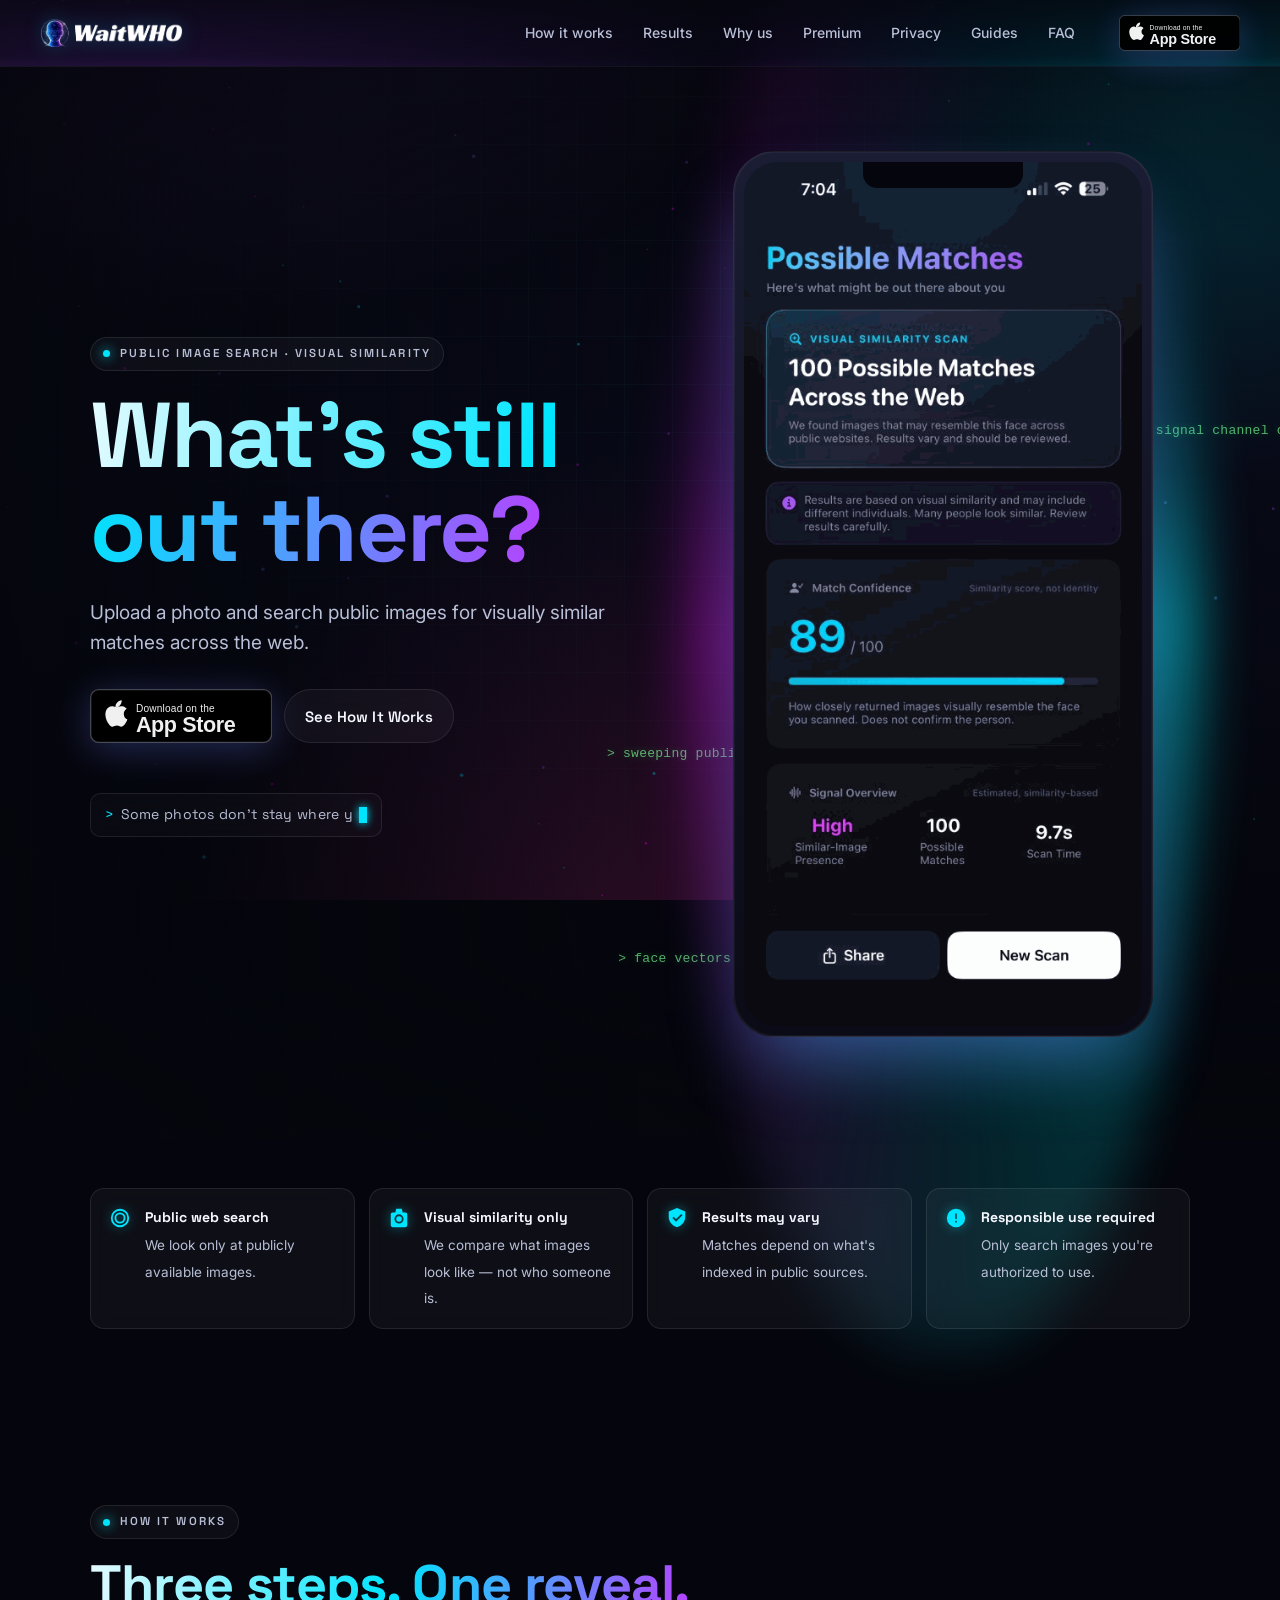
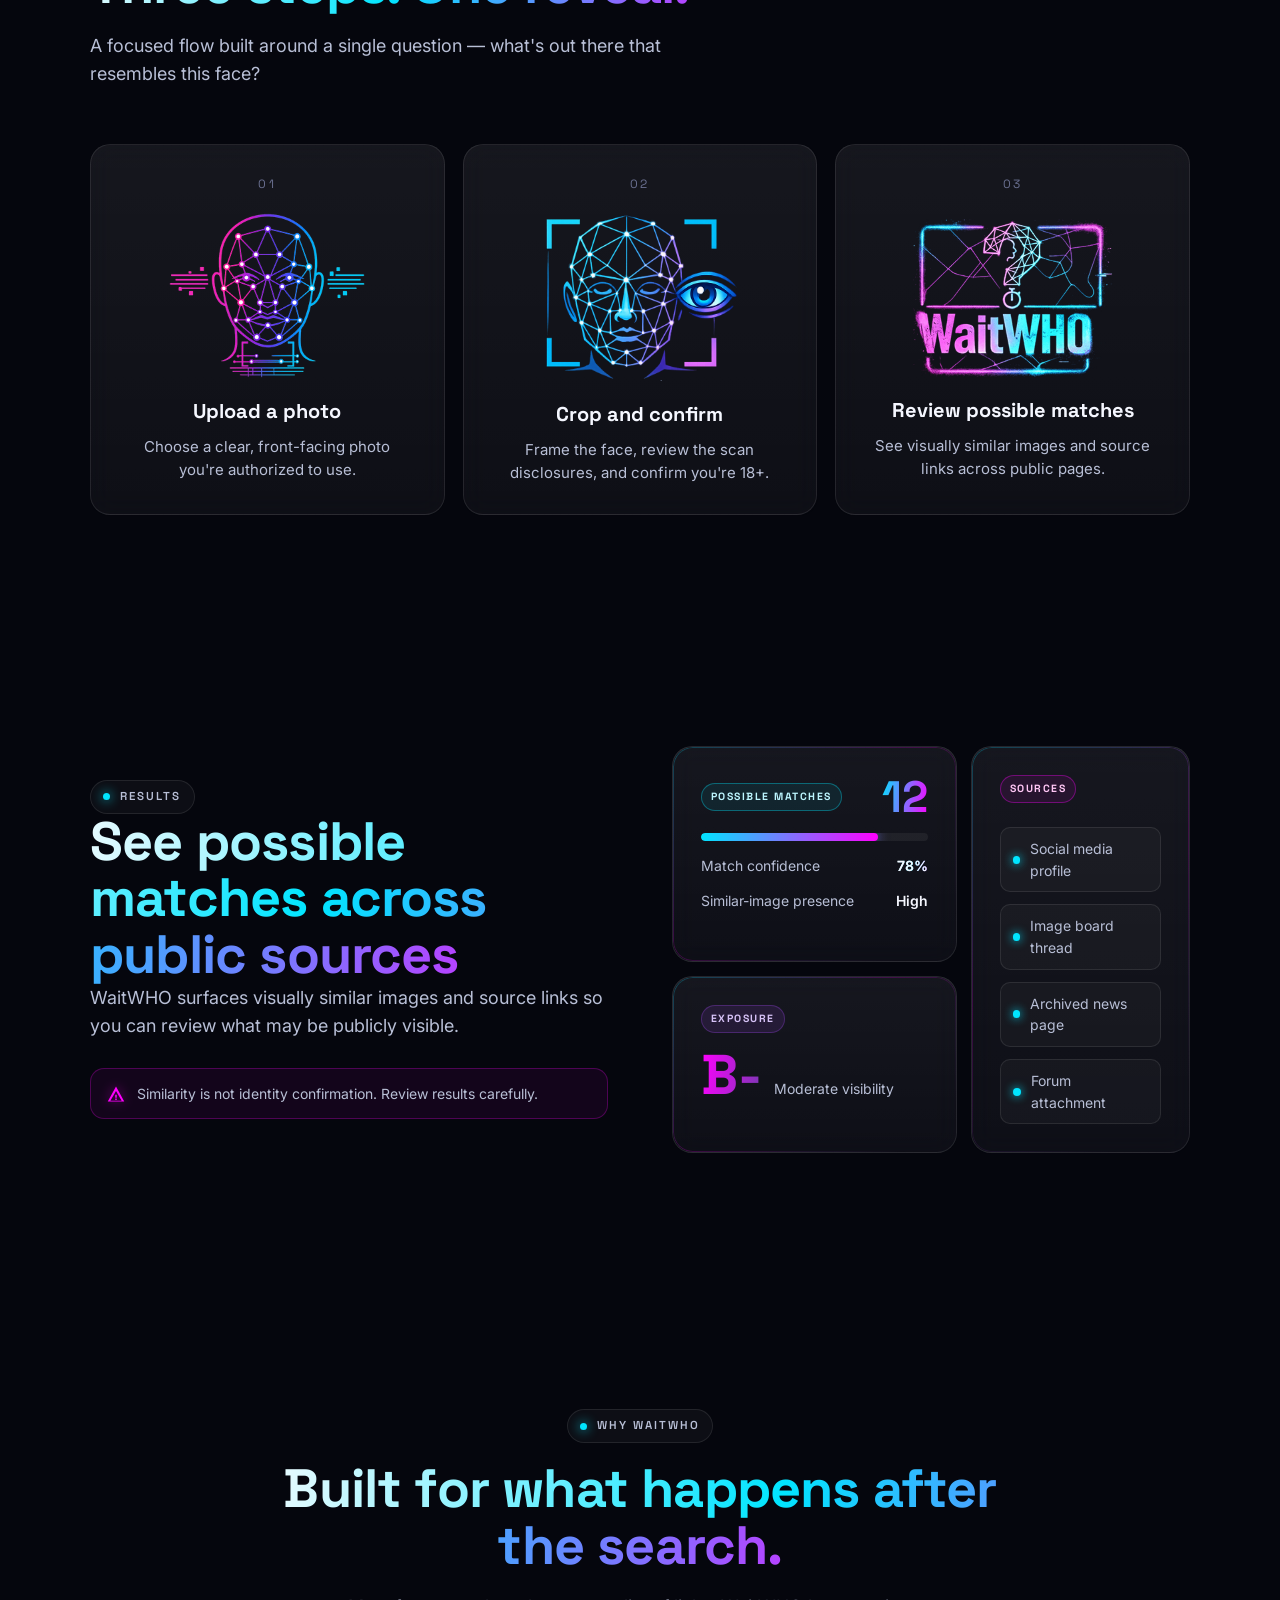
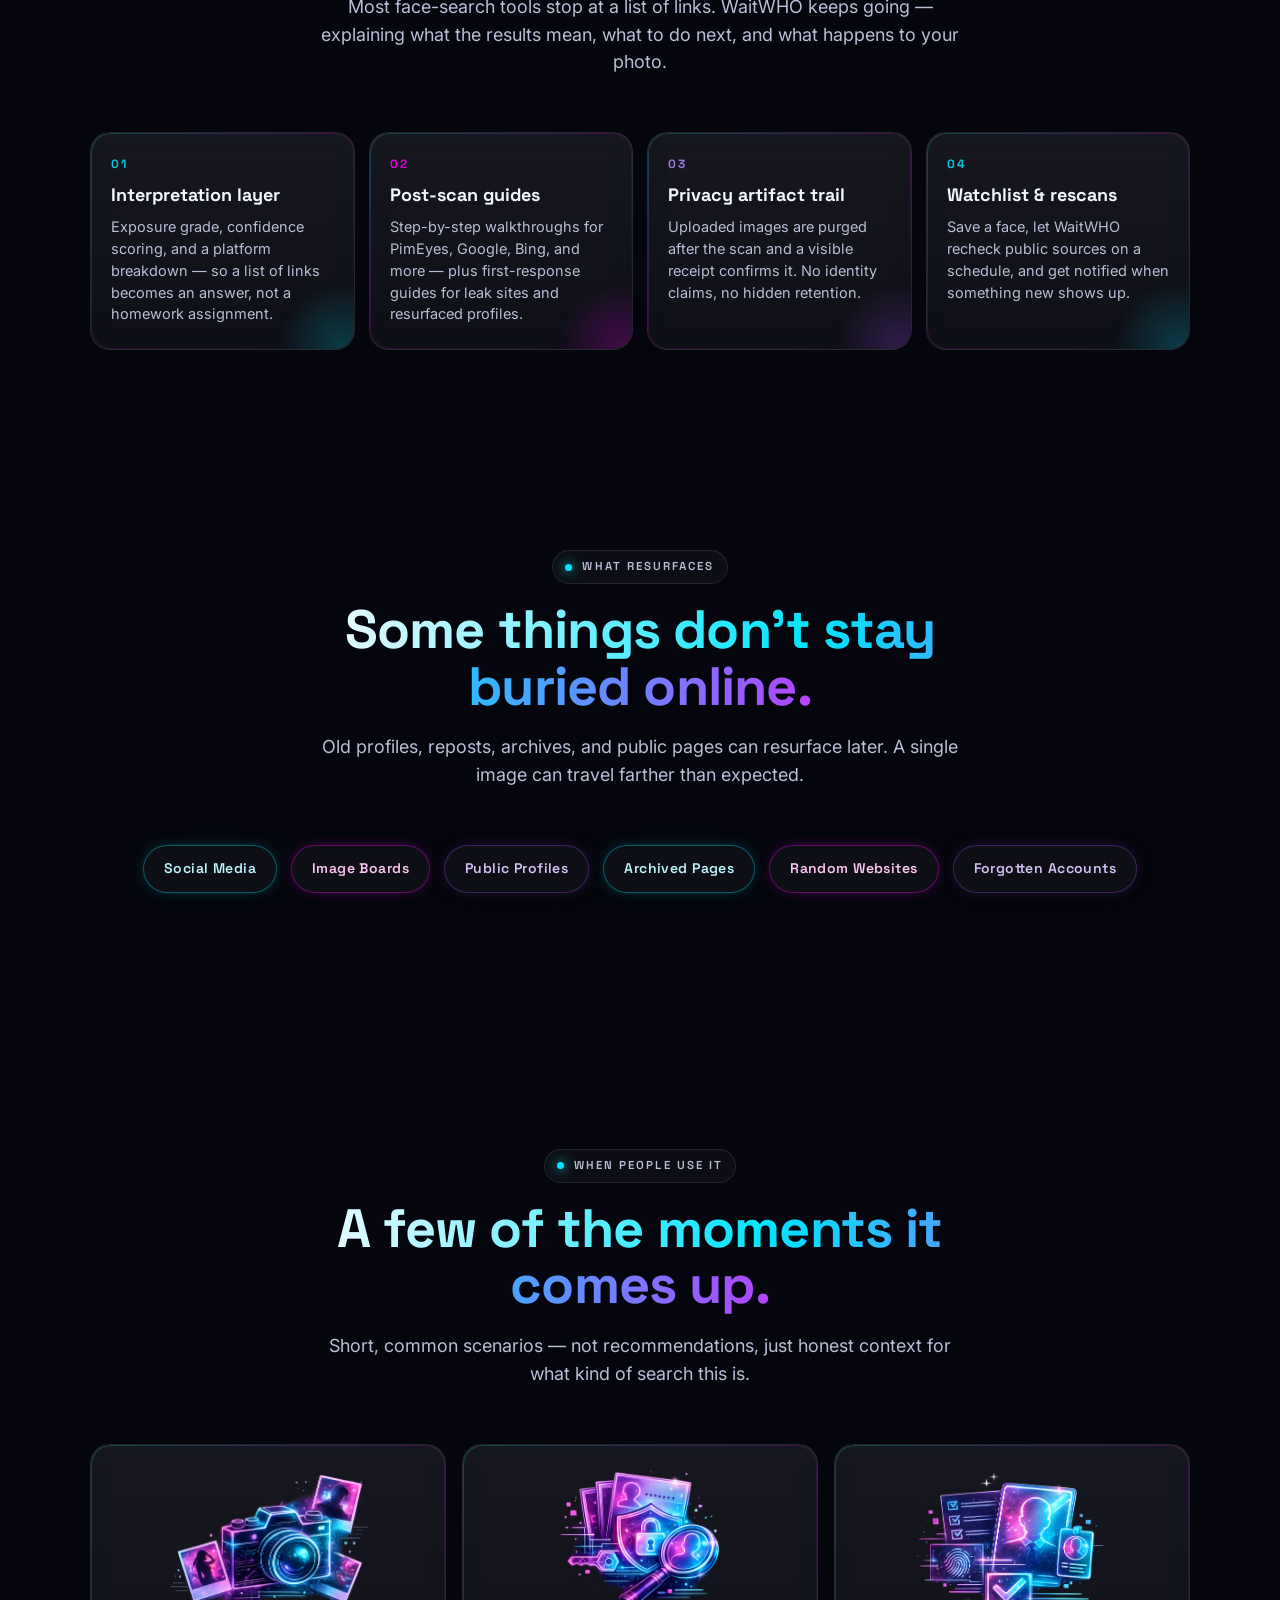
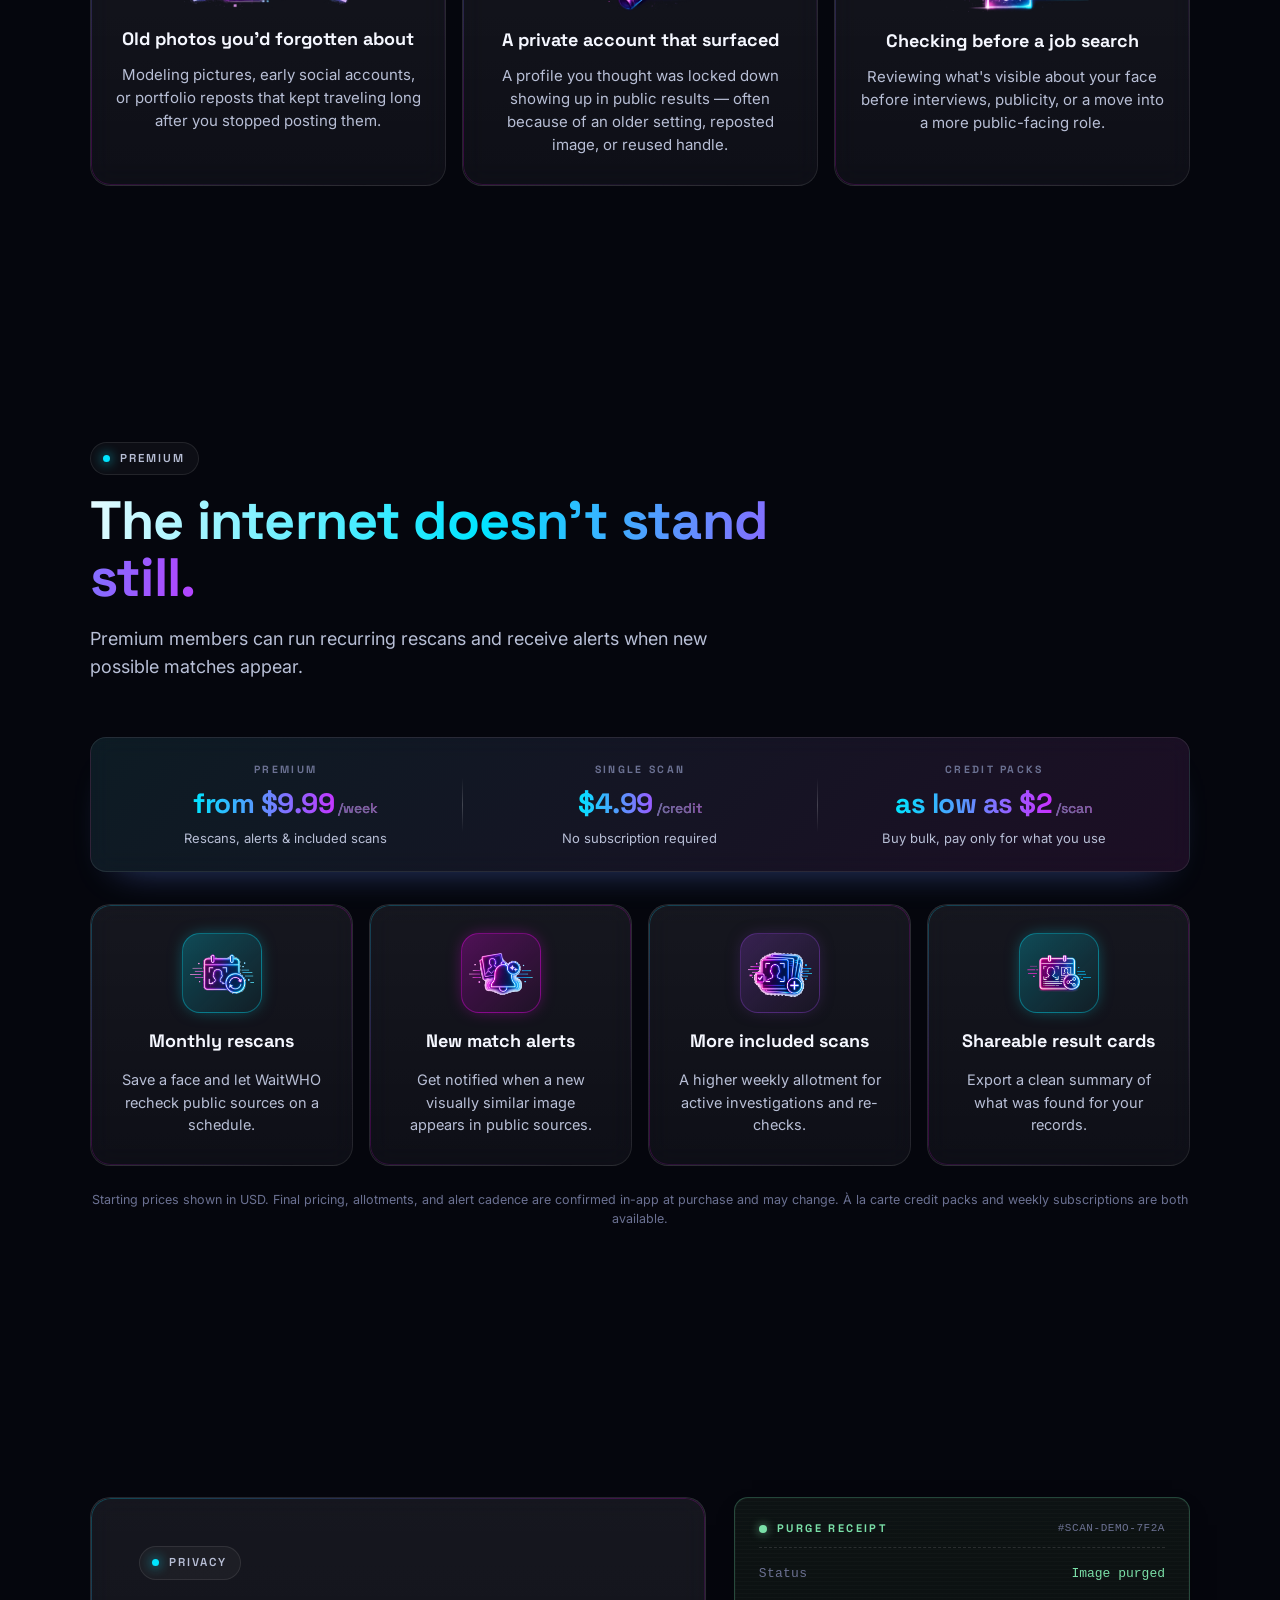
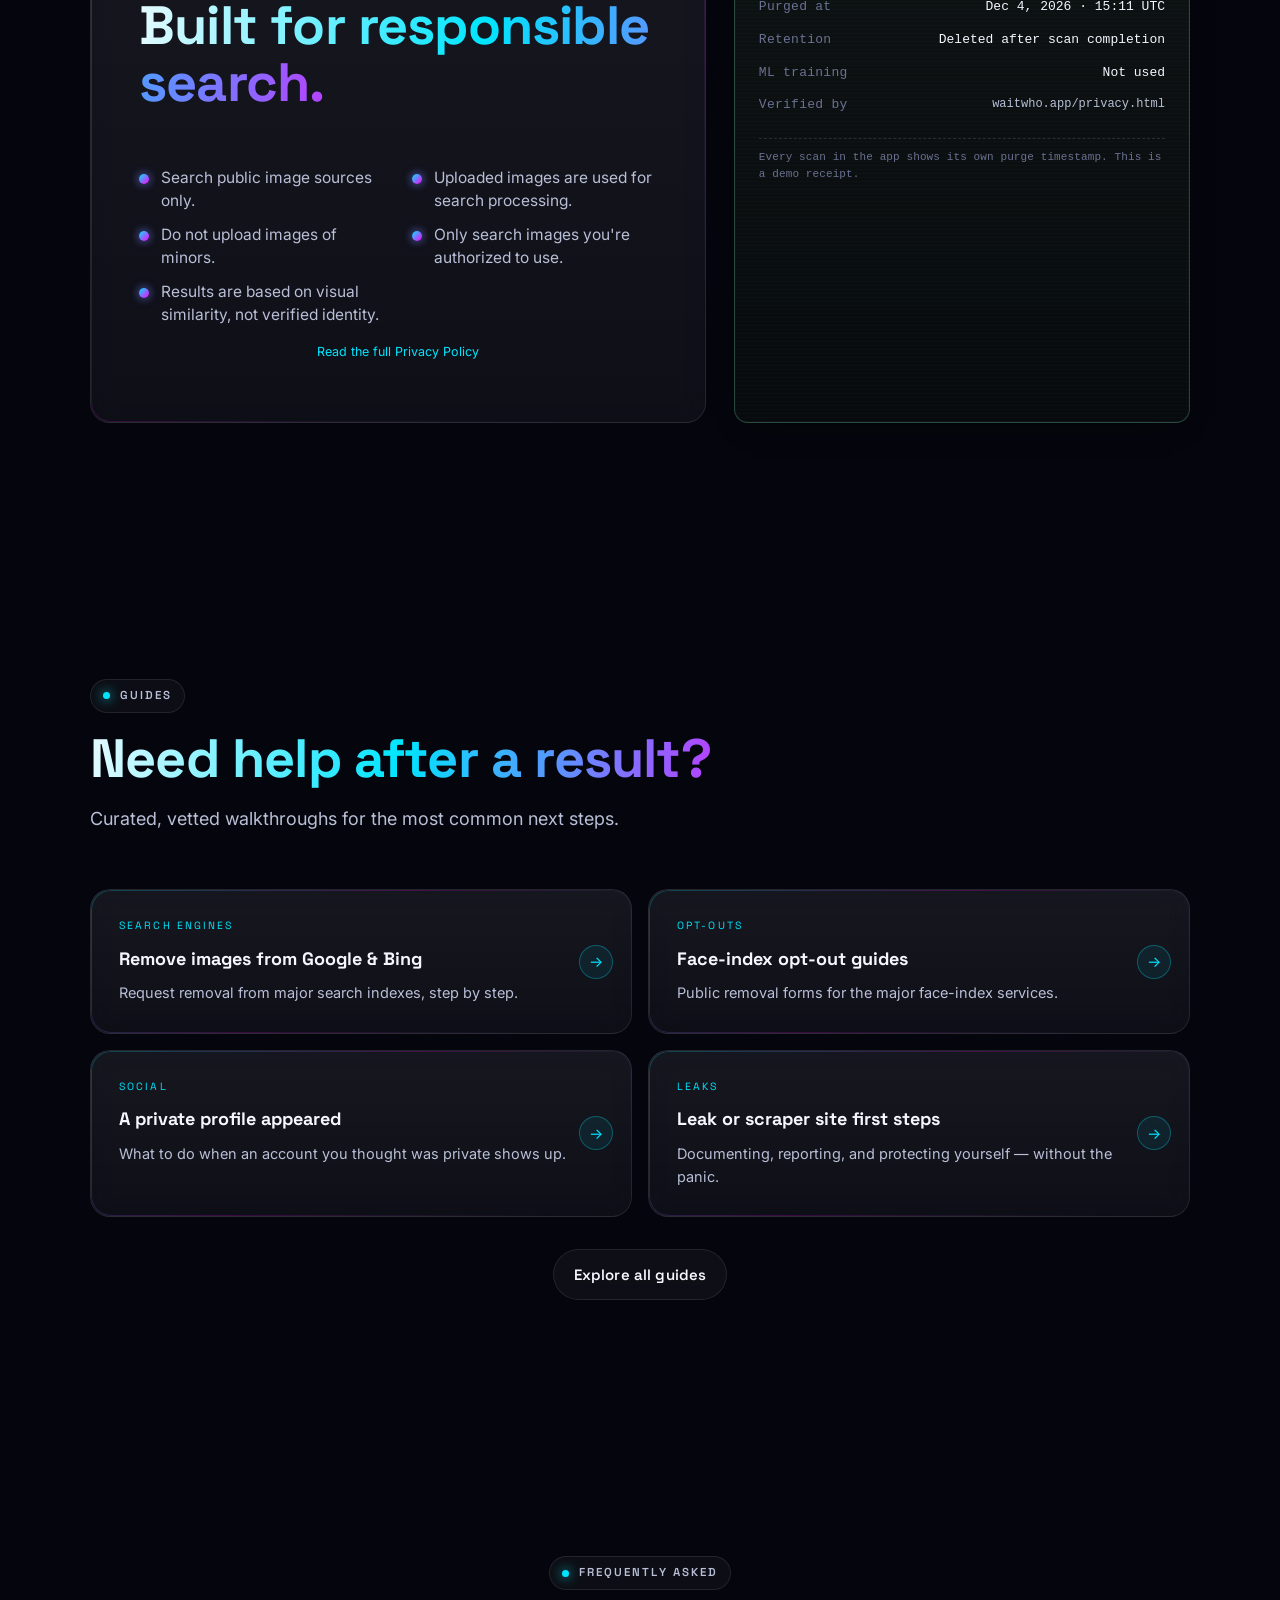
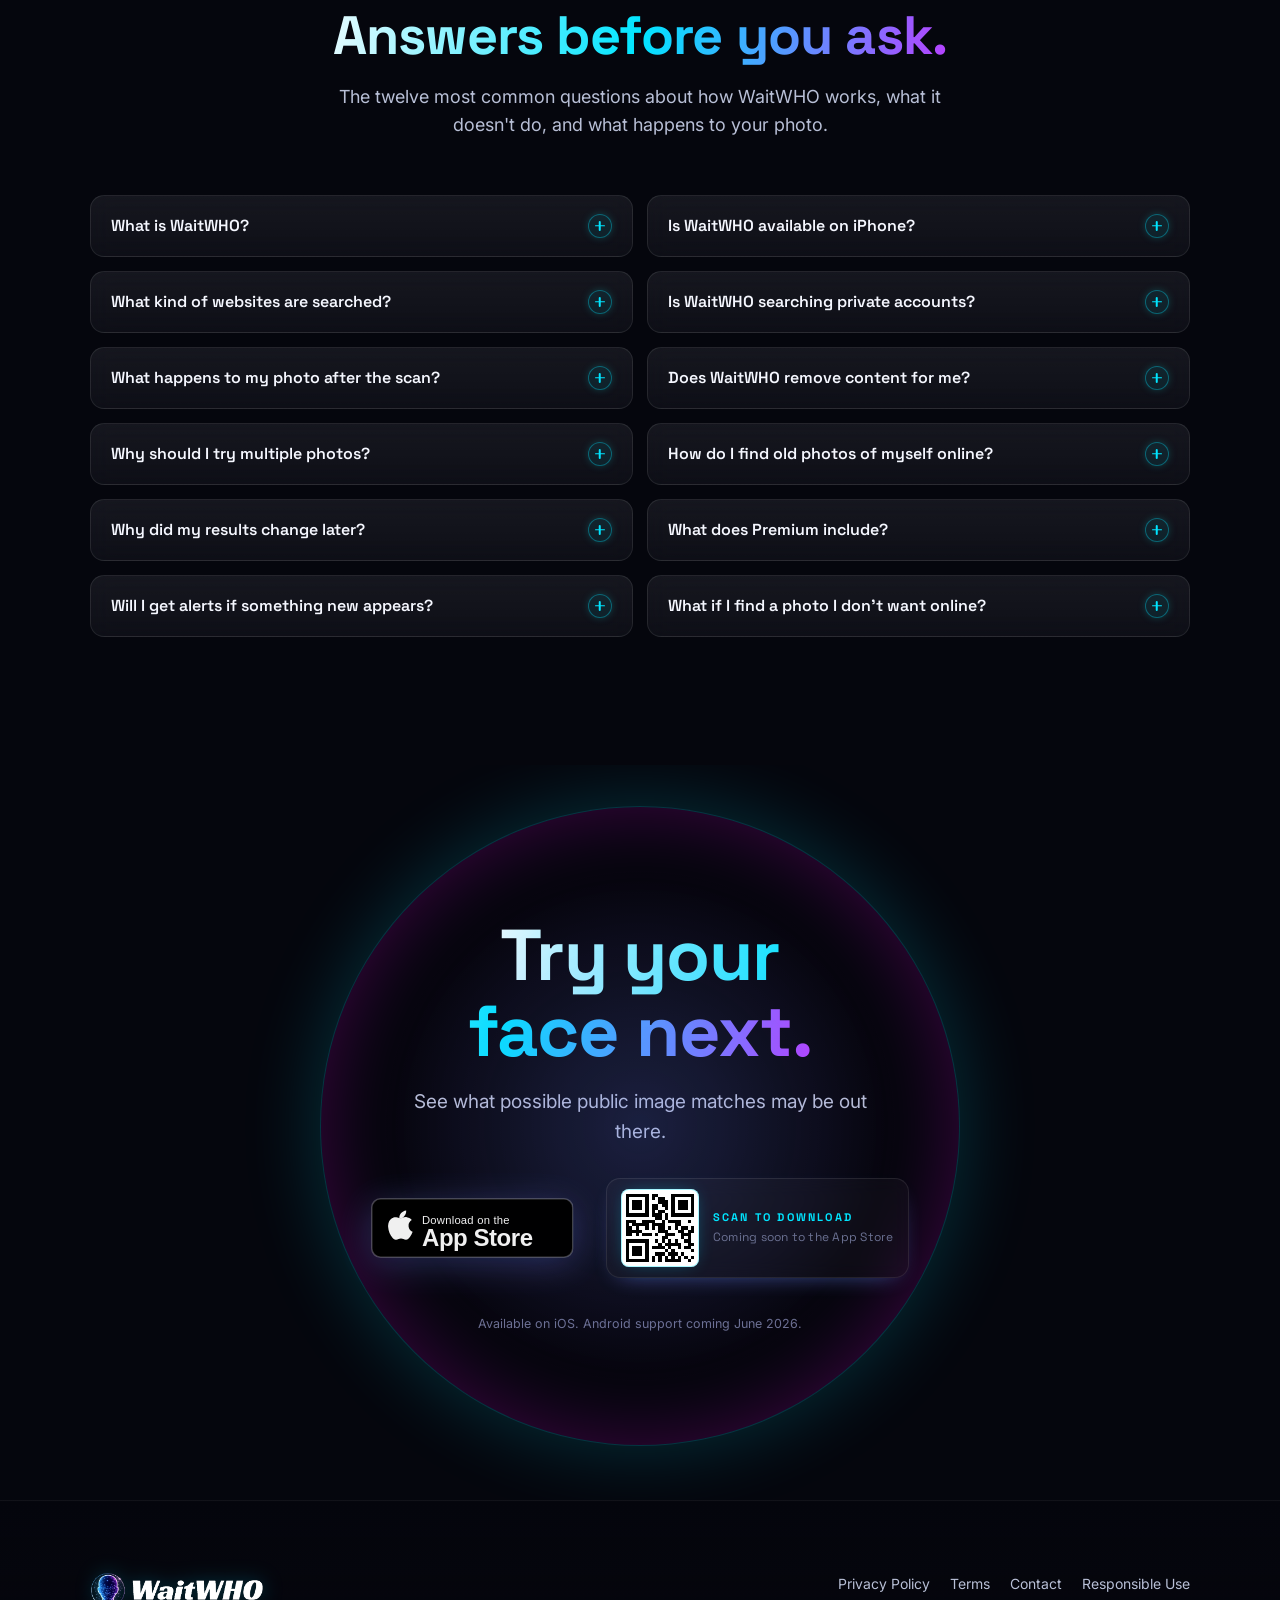
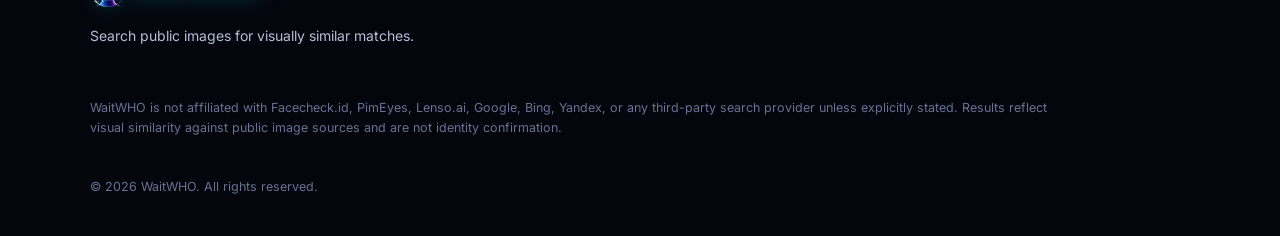
<file: index.html>
<!doctype html>
<html lang="en">
<head>
    <meta charset="utf-8" />
    <meta http-equiv="x-ua-compatible" content="ie=edge" />
    <meta name="viewport" content="width=device-width, initial-scale=1, viewport-fit=cover" />
    <meta name="theme-color" content="#05060d" />
    <meta name="color-scheme" content="dark" />

    <title>WaitWHO — What's still out there?</title>
    <meta name="description" content="Upload a photo and search public images for visually similar matches across the web. WaitWHO surfaces possible matches so you can review what may be publicly visible." />

    <!-- Open Graph / social previews -->
    <meta property="og:title" content="WaitWHO — What's still out there?" />
    <meta property="og:description" content="Search public images for visually similar matches. Review what may be publicly visible about a face." />
    <meta property="og:type" content="website" />
    <meta property="og:url" content="https://waitwho.app/" />
    <!-- ASSET: swap in a 1200x630 social image in /assets/og-cover.png -->
    <meta property="og:image" content="assets/og-cover.png" />
    <meta name="twitter:card" content="summary_large_image" />

    <!-- Using the full logo as favicon until a dedicated 512×512 square app icon is exported. -->
    <link rel="icon" type="image/png" href="assets/waitwho-logo.png" />
    <link rel="apple-touch-icon" href="assets/waitwho-logo.png" />

    <link rel="preconnect" href="https://fonts.googleapis.com" />
    <link rel="preconnect" href="https://fonts.gstatic.com" crossorigin />
    <link rel="stylesheet" href="https://fonts.googleapis.com/css2?family=Inter:wght@400;500;600;700;800&family=Space+Grotesk:wght@500;600;700&display=swap" />

    <link rel="stylesheet" href="styles.css?v=34" />

    <!-- FAQPage structured data — eligible for rich results in Google.
         Keep copy in sync with the <section id="faq"> block below. -->
    <script type="application/ld+json">
    {
        "@context": "https://schema.org",
        "@type": "FAQPage",
        "mainEntity": [
            {
                "@type": "Question",
                "name": "What is WaitWHO?",
                "acceptedAnswer": { "@type": "Answer", "text": "WaitWHO is a face-search app. Upload a photo and we search publicly available images across the web for visually similar matches, so you can review what may be publicly visible." }
            },
            {
                "@type": "Question",
                "name": "Is WaitWHO available on iPhone?",
                "acceptedAnswer": { "@type": "Answer", "text": "Yes — WaitWHO is currently iPhone-only. Android support is planned for Summer 2026." }
            },
            {
                "@type": "Question",
                "name": "What kind of websites are searched?",
                "acceptedAnswer": { "@type": "Answer", "text": "Results may include publicly available pages such as social profiles, articles, image platforms, forums, archived pages, and other indexed public sources." }
            },
            {
                "@type": "Question",
                "name": "Is WaitWHO searching private accounts?",
                "acceptedAnswer": { "@type": "Answer", "text": "No. WaitWHO only searches publicly available sources. Private accounts, locked content, and anything behind a login are not searched." }
            },
            {
                "@type": "Question",
                "name": "What happens to my photo after the scan?",
                "acceptedAnswer": { "@type": "Answer", "text": "Your uploaded image is used to run the search and isn't kept long-term. Once the scan completes, the image is purged from our systems. We never sell photos, add them to a public index, or use them to train models." }
            },
            {
                "@type": "Question",
                "name": "Does WaitWHO remove content for me?",
                "acceptedAnswer": { "@type": "Answer", "text": "No. WaitWHO is a search and awareness tool — it doesn't file takedowns or remove content on your behalf. The in-app guides walk you through the options available directly from the hosting platform." }
            },
            {
                "@type": "Question",
                "name": "Why should I try multiple photos?",
                "acceptedAnswer": { "@type": "Answer", "text": "Different photos can produce different results. Lighting, age, hairstyle, angle, glasses, and how much of the face is visible all affect similarity matching." }
            },
            {
                "@type": "Question",
                "name": "How do I find old photos of myself online?",
                "acceptedAnswer": { "@type": "Answer", "text": "Try both recent and older photos in WaitWHO and compare the results. Older photos can surface archived pages that newer ones miss, and vice versa." }
            },
            {
                "@type": "Question",
                "name": "Why did my results change later?",
                "acceptedAnswer": { "@type": "Answer", "text": "The web changes constantly. New pages get indexed, old pages disappear, and the public sources we search update over time — so the same photo can return different matches on different days." }
            },
            {
                "@type": "Question",
                "name": "What does Premium include?",
                "acceptedAnswer": { "@type": "Answer", "text": "Premium plans may include recurring rescans, alerts when new possible matches are detected, additional included searches, and expanded monitoring tools." }
            },
            {
                "@type": "Question",
                "name": "Will I get alerts if something new appears?",
                "acceptedAnswer": { "@type": "Answer", "text": "Premium users may receive notifications when new possible matches are detected during scheduled rescans." }
            },
            {
                "@type": "Question",
                "name": "What if I find a photo I don't want online?",
                "acceptedAnswer": { "@type": "Answer", "text": "WaitWHO includes guides covering common removal requests, reporting steps, and opt-out forms for major search indexes and face-search services." }
            }
        ]
    }
    </script>
</head>
<body>
    <!-- Shared SVG defs: a single source of truth for the App Store badge
         art so it can be referenced via <use> from every placement.
         Text is rendered with real <text> nodes + system fonts instead of
         hand-traced letter paths — keeps the lettering crisp at every size
         and avoids the brittle path-data approach. -->
    <svg width="0" height="0" aria-hidden="true" focusable="false" style="position:absolute;width:0;height:0;overflow:hidden">
        <defs>
            <symbol id="app-store-badge-art" viewBox="0 0 135 40">
                <rect x="0.5" y="0.5" width="134" height="39" rx="6" fill="#000" stroke="rgba(255,255,255,0.25)" stroke-width="1"/>
                <!-- Apple logo. 22×22 source, scaled to ~18px tall and
                     centered vertically in the 40px badge. -->
                <g transform="translate(10, 8) scale(0.85)" fill="#fff">
                    <path d="M15.769.442c.021 0 .041 0 .063 0 .152 1.887-.569 3.297-1.447 4.319-.861 1.015-2.041 1.998-3.947 1.849-.127-1.859.596-3.164 1.474-4.184.814-.951 2.305-1.796 3.857-1.984zm5.058 16.694c0 .019 0 .036 0 .054-.47 1.424-1.14 2.644-1.957 3.776-.747 1.028-1.662 2.412-3.296 2.412-1.412 0-2.35-.908-3.797-.933-1.531-.025-2.373.759-3.773.957-.16 0-.32 0-.477 0-1.028-.149-1.857-.962-2.461-1.695-1.782-2.168-3.158-4.967-3.414-8.551 0-.351 0-.701 0-1.051.109-2.566 1.355-4.652 3.011-5.663.874-.536 2.075-.993 3.412-.789.573.089 1.159.285 1.673.48.486.187 1.093.519 1.669.501.39-.011.779-.214 1.172-.358 1.154-.417 2.285-.894 3.775-.67 1.791.271 3.063 1.067 3.849 2.295-1.515.965-2.714 2.42-2.509 4.909.181 2.263 1.497 3.586 3.123 4.326z"/>
                </g>
                <text x="34" y="17"
                      fill="#fff"
                      font-family="-apple-system, BlinkMacSystemFont, 'SF Pro Text', 'Helvetica Neue', Helvetica, Arial, sans-serif"
                      font-size="7.5"
                      font-weight="400"
                      letter-spacing="0.15">Download on the</text>
                <text x="34" y="32"
                      fill="#fff"
                      font-family="-apple-system, BlinkMacSystemFont, 'SF Pro Display', 'Helvetica Neue', Helvetica, Arial, sans-serif"
                      font-size="16"
                      font-weight="600"
                      letter-spacing="-0.3">App Store</text>
            </symbol>
        </defs>
    </svg>

    <!-- Background scaffolding: all purely decorative, aria-hidden -->
    <div class="bg-layer bg-grid" aria-hidden="true"></div>
    <div class="bg-layer bg-glow" aria-hidden="true"></div>
    <canvas id="particles" class="bg-layer bg-particles" aria-hidden="true"></canvas>

    <!-- =========================================================
         NAV
    ========================================================== -->
    <header class="nav" role="banner">
        <a class="nav__brand" href="#top" aria-label="WaitWHO home">
            <img class="brand-logo" src="assets/waitwho-logo.png" alt="WaitWHO" />
        </a>

        <nav class="nav__links" aria-label="Primary">
            <a href="#how">How it works</a>
            <a href="#results">Results</a>
            <a href="#different">Why us</a>
            <a href="#premium">Premium</a>
            <a href="#privacy">Privacy</a>
            <a href="#guides">Guides</a>
            <a href="#faq">FAQ</a>
        </nav>

        <!-- Desktop CTA — App Store badge: set APP_STORE_URL in script.js when live; until then links go to #download. -->
        <a class="app-store-badge app-store-badge--sm nav__cta"
           href="#download"
           data-app-store
           aria-label="Download WaitWHO on the App Store"
           data-event="download_nav">
            <svg viewBox="0 0 135 40" role="img" aria-hidden="true" focusable="false">
                <use href="#app-store-badge-art"></use>
            </svg>
        </a>

        <!-- Mobile hamburger — visible <=820px. JS toggles .mobile-menu.is-open -->
        <button class="nav__hamburger"
                type="button"
                aria-label="Open menu"
                aria-expanded="false"
                aria-controls="mobile-menu">
            <span aria-hidden="true"></span>
            <span aria-hidden="true"></span>
            <span aria-hidden="true"></span>
        </button>
    </header>

    <!-- Mobile slide-in menu. Rendered outside <header> so the backdrop
         can cover the full viewport independent of the sticky nav.
         Backdrop is placed before the panel so the panel paints above it
         without needing explicit z-index overrides. -->
<aside id="mobile-menu" class="mobile-menu" aria-hidden="true" aria-label="Mobile menu">
    <div class="mobile-menu__backdrop" data-close-menu></div>

    <div class="mobile-menu__panel">
        <div class="mobile-menu__top">
            <img class="mobile-menu__logo" src="assets/waitwho-logo.png" alt="WaitWHO" />

            <button class="mobile-menu__close" type="button" data-close-menu aria-label="Close menu">
                ×
            </button>
        </div>

        <p class="mobile-menu__tagline">What’s still out there?</p>

        <nav class="mobile-menu__links" aria-label="Mobile primary">
            <a href="#how">How it works</a>
            <a href="#results">Results</a>
            <a href="#different">Why us</a>
            <a href="#premium">Premium</a>
            <a href="#privacy">Privacy</a>
            <a href="#guides">Guides</a>
            <a href="#faq">FAQ</a>
        </nav>

        <div class="mobile-menu__cta">
            <a class="app-store-badge" href="#download" data-app-store aria-label="Download WaitWHO on the App Store" data-event="download_mobile">
                <svg viewBox="0 0 135 40" role="img" aria-hidden="true" focusable="false">
                    <use href="#app-store-badge-art"></use>
                </svg>
            </a>
        </div>
    </div>
</aside>


    <main id="top">

        <!-- =====================================================
             1 · HERO
        ====================================================== -->
        <section class="hero" aria-labelledby="hero-title">
            <!-- Atmospheric terminal whispers (matches iOS scan loader). Filled by script.js -->
            <div class="hero__terminal" id="hero-terminal" aria-hidden="true"></div>
            <div class="hero__inner container">
                <div class="hero__copy reveal">
                    <span class="eyebrow">
                        <span class="eyebrow__dot"></span>
                        PUBLIC IMAGE SEARCH · VISUAL SIMILARITY
                    </span>

                    <h1 id="hero-title" class="hero__title">
                        <span class="gradient-text">What's still<br />out there?</span>
                    </h1>

                    <p class="hero__sub">
                        Upload a photo and search public images for visually similar matches across the web.
                    </p>

                    <div class="hero__ctas">
                        <a class="app-store-badge app-store-badge--lg"
                           href="#download"
                           data-app-store
                           aria-label="Download WaitWHO on the App Store"
                           data-event="download_hero">
                            <svg viewBox="0 0 135 40" role="img" aria-hidden="true" focusable="false">
                                <use href="#app-store-badge-art"></use>
                            </svg>
                        </a>
                        <a href="#how" class="btn btn--ghost">See How It Works</a>
                    </div>

                    <p class="hero__typed" aria-live="polite">
                        <span class="hero__typed-label">&gt;&nbsp;</span><span id="typed" class="hero__typed-text"></span><span class="hero__caret" aria-hidden="true"></span>
                    </p>
                </div>

                <!-- Phone mockup -->
                <div class="hero__device reveal" aria-hidden="true">
                    <!-- Chasing neon halo (replaces static scan rings) -->
                    <div class="hero-device-aura" aria-hidden="true">
                        <div class="hero-device-aura__band hero-device-aura__band--cyan"></div>
                        <div class="hero-device-aura__band hero-device-aura__band--magenta"></div>
                    </div>

                    <div class="phone">
                        <div class="phone__notch"></div>
                        <div class="phone__screen">
                            <!-- Looping real screens: home → ready to scan → results summary → matches list -->
                            <img class="phone__screen-img"
                                 src="assets/hero-screens-loop.gif?v=1"
                                 width="390"
                                 height="844"
                                 alt=""
                                 decoding="async"
                                 fetchpriority="high" />
                        </div>
                    </div>
                </div>
            </div>
        </section>

        <!-- =====================================================
             2 · TRUST / SAFETY STRIP
        ====================================================== -->
        <section id="trust" class="trust" aria-label="Trust and safety summary">
            <div class="container">
                <ul class="trust__grid">
                    <li class="trust__card reveal">
                        <svg viewBox="0 0 24 24" aria-hidden="true"><path fill="currentColor" d="M12 2a10 10 0 1 0 0 20 10 10 0 0 0 0-20Zm0 18a8 8 0 1 1 0-16 8 8 0 0 1 0 16Zm0-14a6 6 0 1 0 6 6 6 6 0 0 0-6-6Zm0 10a4 4 0 1 1 0-8 4 4 0 0 1 0 8Z"/></svg>
                        <div>
                            <strong>Public web search</strong>
                            <span>We look only at publicly available images.</span>
                        </div>
                    </li>
                    <li class="trust__card reveal">
                        <svg viewBox="0 0 24 24" aria-hidden="true"><path fill="currentColor" d="M9 2h6l1 4h3a2 2 0 0 1 2 2v12a2 2 0 0 1-2 2H5a2 2 0 0 1-2-2V8a2 2 0 0 1 2-2h3l1-4Zm3 6a5 5 0 1 0 0 10 5 5 0 0 0 0-10Zm0 2a3 3 0 1 1 0 6 3 3 0 0 1 0-6Z"/></svg>
                        <div>
                            <strong>Visual similarity only</strong>
                            <span>We compare what images look like — not who someone is.</span>
                        </div>
                    </li>
                    <li class="trust__card reveal">
                        <svg viewBox="0 0 24 24" aria-hidden="true"><path fill="currentColor" d="M12 1 3 5v6c0 5 3.8 9.7 9 11 5.2-1.3 9-6 9-11V5l-9-4Zm-1 15-4-4 1.4-1.4L11 13.2l5.6-5.6L18 9l-7 7Z"/></svg>
                        <div>
                            <strong>Results may vary</strong>
                            <span>Matches depend on what's indexed in public sources.</span>
                        </div>
                    </li>
                    <li class="trust__card reveal">
                        <svg viewBox="0 0 24 24" aria-hidden="true"><path fill="currentColor" d="M12 2a10 10 0 1 0 10 10A10 10 0 0 0 12 2Zm1 15h-2v-2h2Zm0-4h-2V7h2Z"/></svg>
                        <div>
                            <strong>Responsible use required</strong>
                            <span>Only search images you're authorized to use.</span>
                        </div>
                    </li>
                </ul>
            </div>
        </section>

        <!-- =====================================================
             3 · HOW IT WORKS
        ====================================================== -->
        <section id="how" class="section" aria-labelledby="how-title">
            <div class="container">
                <header class="section__head reveal">
                    <span class="eyebrow">
                        <span class="eyebrow__dot"></span>
                        HOW IT WORKS
                    </span>
                    <h2 id="how-title" class="section__title">
                        <span class="gradient-text">Three steps. One reveal.</span>
                    </h2>
                    <p class="section__sub">
                        A focused flow built around a single question — what's out there that resembles this face?
                    </p>
                </header>

                <ol class="steps">
                    <li class="step reveal">
                        <div class="step__num">01</div>
                        <div class="step__icon step__icon--wide" aria-hidden="true">
                            <img src="assets/step1.png" alt="">
                        </div>
                        <h3>Upload a photo</h3>
                        <p>Choose a clear, front-facing photo you're authorized to use.</p>
                    </li>
                    <li class="step reveal">
                        <div class="step__num">02</div>
                        <div class="step__icon step__icon--wide" aria-hidden="true">
                            <img src="assets/step2.png" alt="">
                        </div>
                        <h3>Crop and confirm</h3>
                        <p>Frame the face, review the scan disclosures, and confirm you're 18+.</p>
                    </li>
                    <li class="step reveal">
                        <div class="step__num">03</div>
                        <div class="step__icon step__icon--wide" aria-hidden="true">
                            <img src="assets/step3.png" alt="">
                        </div>
                        <h3>Review possible matches</h3>
                        <p>See visually similar images and source links across public pages.</p>
                    </li>
                </ol>
            </div>
        </section>

        <!-- =====================================================
             4 · RESULTS
        ====================================================== -->
        <section id="results" class="section section--split" aria-labelledby="results-title">
            <div class="container split">
                <div class="split__copy reveal">
                    <span class="eyebrow">
                        <span class="eyebrow__dot"></span>
                        RESULTS
                    </span>
                    <h2 id="results-title" class="section__title">
                        <span class="gradient-text">See possible matches across public sources</span>
                    </h2>
                    <p class="section__sub">
                        WaitWHO surfaces visually similar images and source links so you can review what may be publicly visible.
                    </p>

                    <div class="note note--warn">
                        <svg viewBox="0 0 24 24" aria-hidden="true"><path fill="currentColor" d="M12 2 1 22h22Zm0 6 7.5 13h-15Zm-1 5v4h2v-4Zm0 5v2h2v-2Z"/></svg>
                        <p>Similarity is not identity confirmation. Review results carefully.</p>
                    </div>
                </div>

                <div class="split__visual reveal">
                    <!-- Stylized result UI card stack. Marked for easy replacement with real screenshots. -->
                    <!-- ASSET: optional /assets/app-screen-results.png can replace these mock cards. -->
                    <div class="result-cards">
                        <article class="glass-card result-card result-card--hero">
                            <div class="result-card__head">
                                <span class="badge badge--cyan">POSSIBLE MATCHES</span>
                                <span class="result-card__count">12</span>
                            </div>
                            <div class="result-card__bar">
                                <span style="--w: 78%"></span>
                            </div>
                            <div class="result-card__row">
                                <span>Match confidence</span>
                                <strong class="gradient-text">78%</strong>
                            </div>
                            <div class="result-card__row">
                                <span>Similar-image presence</span>
                                <strong>High</strong>
                            </div>
                        </article>

                        <article class="glass-card result-card">
                            <div class="result-card__head">
                                <span class="badge badge--magenta">SOURCES</span>
                            </div>
                            <ul class="source-list">
                                <li><span class="source-dot"></span> Social media profile</li>
                                <li><span class="source-dot"></span> Image board thread</li>
                                <li><span class="source-dot"></span> Archived news page</li>
                                <li><span class="source-dot"></span> Forum attachment</li>
                            </ul>
                        </article>

                        <article class="glass-card result-card result-card--mini">
                            <div class="result-card__head">
                                <span class="badge badge--purple">EXPOSURE</span>
                            </div>
                            <div class="result-card__grade">
                                <span class="result-card__grade-mark">B-</span>
                                <span class="result-card__grade-label">Moderate visibility</span>
                            </div>
                        </article>
                    </div>
                </div>
            </div>
        </section>

        <!-- =====================================================
             4B · HOW WAITWHO IS DIFFERENT
             Four proprietary strengths we actually have. No competitor
             naming, no comparison claims — Apple-safe, and reads as a
             statement of capability rather than a dig at anyone else.
        ====================================================== -->
        <section id="different" class="section" aria-labelledby="different-title">
            <div class="container">
                <header class="section__head section__head--center reveal">
                    <span class="eyebrow">
                        <span class="eyebrow__dot"></span>
                        WHY WAITWHO
                    </span>
                    <h2 id="different-title" class="section__title">
                        <span class="gradient-text">Built for what happens after the search.</span>
                    </h2>
                    <p class="section__sub">
                        Most face-search tools stop at a list of links. WaitWHO keeps going — explaining what the results mean, what to do next, and what happens to your photo.
                    </p>
                </header>

                <div class="diff-grid">
                    <article class="glass-card diff reveal">
                        <div class="diff__num">01</div>
                        <h3>Interpretation layer</h3>
                        <p>Exposure grade, confidence scoring, and a platform breakdown — so a list of links becomes an answer, not a homework assignment.</p>
                    </article>
                    <article class="glass-card diff reveal">
                        <div class="diff__num">02</div>
                        <h3>Post-scan guides</h3>
                        <p>Step-by-step walkthroughs for PimEyes, Google, Bing, and more — plus first-response guides for leak sites and resurfaced profiles.</p>
                    </article>
                    <article class="glass-card diff reveal">
                        <div class="diff__num">03</div>
                        <h3>Privacy artifact trail</h3>
                        <p>Uploaded images are purged after the scan and a visible receipt confirms it. No identity claims, no hidden retention.</p>
                    </article>
                    <article class="glass-card diff reveal">
                        <div class="diff__num">04</div>
                        <h3>Watchlist &amp; rescans</h3>
                        <p>Save a face, let WaitWHO recheck public sources on a schedule, and get notified when something new shows up.</p>
                    </article>
                </div>
            </div>
        </section>

        <!-- =====================================================
             5 · CURIOSITY / EMOTIONAL
        ====================================================== -->
        <section class="section curiosity" aria-labelledby="curiosity-title">
            <div class="container">
                <header class="section__head section__head--center reveal">
                    <span class="eyebrow">
                        <span class="eyebrow__dot"></span>
                        WHAT RESURFACES
                    </span>
                    <h2 id="curiosity-title" class="section__title">
                        <span class="gradient-text">Some things don't stay buried online.</span>
                    </h2>
                    <p class="section__sub">
                        Old profiles, reposts, archives, and public pages can resurface later. A single image can travel farther than expected.
                    </p>
                </header>

                <ul class="pills" aria-hidden="true">
                    <li class="pill pill--cyan" style="--d:0s">Social Media</li>
                    <li class="pill pill--magenta" style="--d:.4s">Image Boards</li>
                    <li class="pill pill--purple" style="--d:.8s">Public Profiles</li>
                    <li class="pill pill--cyan" style="--d:1.2s">Archived Pages</li>
                    <li class="pill pill--magenta" style="--d:1.6s">Random Websites</li>
                    <li class="pill pill--purple" style="--d:2s">Forgotten Accounts</li>
                </ul>
            </div>
        </section>

        <!-- =====================================================
             5B · USE-CASE VIGNETTES
             Three deliberately generic scenarios. Kept short and
             neutral so App Review can't read them as encouraging
             surveillance, impersonation, or targeting specific groups.
        ====================================================== -->
        <section class="section" aria-labelledby="vignettes-title">
            <div class="container">
                <header class="section__head section__head--center reveal">
                    <span class="eyebrow">
                        <span class="eyebrow__dot"></span>
                        WHEN PEOPLE USE IT
                    </span>
                    <h2 id="vignettes-title" class="section__title">
                        <span class="gradient-text">A few of the moments it comes up.</span>
                    </h2>
                    <p class="section__sub">
                        Short, common scenarios — not recommendations, just honest context for what kind of search this is.
                    </p>
                </header>

                <div class="vignette-grid">
                    <article class="glass-card vignette reveal">
                        <div class="vignette__marker vignette__marker--wide" aria-hidden="true">
                            <img src="assets/moment1.png" alt="">
                        </div>
                        <h3>Old photos you'd forgotten about</h3>
                        <p>Modeling pictures, early social accounts, or portfolio reposts that kept traveling long after you stopped posting them.</p>
                    </article>

                    <article class="glass-card vignette reveal">
                        <div class="vignette__marker vignette__marker--wide" aria-hidden="true">
                            <img src="assets/moment22-2.png" alt="">
                        </div>
                        <h3>A private account that surfaced</h3>
                        <p>A profile you thought was locked down showing up in public results — often because of an older setting, reposted image, or reused handle.</p>
                    </article>

                    <article class="glass-card vignette reveal">
                        <div class="vignette__marker vignette__marker--wide" aria-hidden="true">
                            <img src="assets/moment33.png" alt="">
                        </div>
                        <h3>Checking before a job search</h3>
                        <p>Reviewing what's visible about your face before interviews, publicity, or a move into a more public-facing role.</p>
                    </article>
                </div>
            </div>
        </section>

        <!-- =====================================================
             6 · PREMIUM / MONITORING
        ====================================================== -->
        <section id="premium" class="section" aria-labelledby="premium-title">
            <div class="container">
                <header class="section__head reveal">
                    <span class="eyebrow">
                        <span class="eyebrow__dot"></span>
                        PREMIUM
                    </span>
                    <h2 id="premium-title" class="section__title">
                        <span class="gradient-text">The internet doesn't stand still.</span>
                    </h2>
                    <p class="section__sub">
                        Premium members can run recurring rescans and receive alerts when new possible matches appear.
                    </p>
                </header>

                <!-- Micro-pricing band. Starting prices only, to give
                     a clear tradeoff signal without lying about absolute cost
                     or making promises in-app pricing will contradict. -->
                <div class="price-band reveal" aria-label="Starting prices">
                    <div class="price-band__item">
                        <span class="price-band__eyebrow">Premium</span>
                        <span class="price-band__price">from $9.99<span class="price-band__unit">/week</span></span>
                        <span class="price-band__note">Rescans, alerts &amp; included scans</span>
                    </div>
                    <div class="price-band__divider" aria-hidden="true"></div>
                    <div class="price-band__item">
                        <span class="price-band__eyebrow">Single scan</span>
                        <span class="price-band__price">$4.99<span class="price-band__unit">/credit</span></span>
                        <span class="price-band__note">No subscription required</span>
                    </div>
                    <div class="price-band__divider" aria-hidden="true"></div>
                    <div class="price-band__item">
                        <span class="price-band__eyebrow">Credit packs</span>
                        <span class="price-band__price">as low as $2<span class="price-band__unit">/scan</span></span>
                        <span class="price-band__note">Buy bulk, pay only for what you use</span>
                    </div>
                </div>

                <div class="feature-grid">
                    <article class="glass-card feature reveal">
                        <div class="feature__icon feature__icon--cyan" aria-hidden="true">
                            <img src="assets/icon1.png" alt="">
                        </div>
                        <h3>Monthly rescans</h3>
                        <p>Save a face and let WaitWHO recheck public sources on a schedule.</p>
                    </article>
                    <article class="glass-card feature reveal">
                        <div class="feature__icon feature__icon--magenta" aria-hidden="true">
                            <img src="assets/icon2.png" alt="">
                        </div>
                        <h3>New match alerts</h3>
                        <p>Get notified when a new visually similar image appears in public sources.</p>
                    </article>
                    <article class="glass-card feature reveal">
                        <div class="feature__icon feature__icon--purple" aria-hidden="true">
                            <img src="assets/icon3.png" alt="">
                        </div>
                        <h3>More included scans</h3>
                        <p>A higher weekly allotment for active investigations and re-checks.</p>
                    </article>
                    <article class="glass-card feature reveal">
                        <div class="feature__icon feature__icon--cyan" aria-hidden="true">
                            <img src="assets/icon4.png" alt="">
                        </div>
                        <h3>Shareable result cards</h3>
                        <p>Export a clean summary of what was found for your records.</p>
                    </article>
                </div>

                <p class="small-print reveal">
                    Starting prices shown in USD. Final pricing, allotments, and alert cadence are confirmed in-app at purchase and may change. À la carte credit packs and weekly subscriptions are both available.
                </p>
            </div>
        </section>

        <!-- =====================================================
             7 · PRIVACY / RESPONSIBLE USE
        ====================================================== -->
        <section id="privacy" class="section" aria-labelledby="privacy-title">
            <div class="container">
                <div class="privacy-layout">
                    <div class="glass-card glass-card--wide reveal">
                        <header class="section__head">
                            <span class="eyebrow">
                                <span class="eyebrow__dot"></span>
                                PRIVACY
                            </span>
                            <h2 id="privacy-title" class="section__title">
                                <span class="gradient-text">Built for responsible search.</span>
                            </h2>
                        </header>

                        <ul class="bullets">
                            <li><span class="bullets__mark"></span>Search public image sources only.</li>
                            <li><span class="bullets__mark"></span>Uploaded images are used for search processing.</li>
                            <li><span class="bullets__mark"></span>Do not upload images of minors.</li>
                            <li><span class="bullets__mark"></span>Only search images you're authorized to use.</li>
                            <li><span class="bullets__mark"></span>Results are based on visual similarity, not verified identity.</li>
                        </ul>
                        <p class="small-print privacy-layout__policy-link">
                            <a href="privacy.html">Read the full Privacy Policy</a>
                        </p>
                    </div>

                    <!-- Purge receipt artifact.
                         Reads as proof-of-practice rather than a marketing claim.
                         The values here are from an illustrative demo scan — the
                         real app surfaces the actual image_purged_at timestamp for
                         each user's scans. JS populates the relative timestamp
                         so it always reads as "recently". -->
                    <aside class="receipt reveal" aria-label="Demo scan purge receipt">
                        <div class="receipt__top">
                            <span class="receipt__dot receipt__dot--green" aria-hidden="true"></span>
                            <span class="receipt__label">PURGE RECEIPT</span>
                            <span class="receipt__id">#SCAN-DEMO-7F2A</span>
                        </div>

                        <div class="receipt__row">
                            <span class="receipt__k">Status</span>
                            <span class="receipt__v receipt__v--ok">Image purged</span>
                        </div>
                        <div class="receipt__row">
                            <span class="receipt__k">Purged at</span>
                            <span class="receipt__v" id="receipt-purged-at">—</span>
                        </div>
                        <div class="receipt__row">
                            <span class="receipt__k">Retention</span>
                            <span class="receipt__v">Deleted after scan completion</span>
                        </div>
                        <div class="receipt__row">
                            <span class="receipt__k">ML training</span>
                            <span class="receipt__v">Not used</span>
                        </div>
                        <div class="receipt__row">
                            <span class="receipt__k">Verified by</span>
                            <span class="receipt__v receipt__v--mono">waitwho.app/privacy.html</span>
                        </div>

                        <p class="receipt__foot">
                            Every scan in the app shows its own purge timestamp.
                            This is a demo receipt.
                        </p>
                    </aside>
                </div>
            </div>
        </section>

        <!-- =====================================================
             8 · GUIDES / PRIVACY CENTER
        ====================================================== -->
        <section id="guides" class="section" aria-labelledby="guides-title">
            <div class="container">
                <header class="section__head reveal">
                    <span class="eyebrow">
                        <span class="eyebrow__dot"></span>
                        GUIDES
                    </span>
                    <h2 id="guides-title" class="section__title">
                        <span class="gradient-text">Need help after a result?</span>
                    </h2>
                    <p class="section__sub">
                        Curated, vetted walkthroughs for the most common next steps.
                    </p>
                </header>

                <div class="guide-grid">
                    <a class="glass-card guide reveal" href="guides/opt-out-google.html">
                        <span class="guide__tag">SEARCH ENGINES</span>
                        <h3>Remove images from Google &amp; Bing</h3>
                        <p>Request removal from major search indexes, step by step.</p>
                        <span class="guide__arrow" aria-hidden="true">→</span>
                    </a>
                    <a class="glass-card guide reveal" href="guides/opt-out-pimeyes.html">
                        <span class="guide__tag">OPT-OUTS</span>
                        <h3>Face-index opt-out guides</h3>
                        <p>Public removal forms for the major face-index services.</p>
                        <span class="guide__arrow" aria-hidden="true">→</span>
                    </a>
                    <a class="glass-card guide reveal" href="guides/private-profile-leaked.html">
                        <span class="guide__tag">SOCIAL</span>
                        <h3>A private profile appeared</h3>
                        <p>What to do when an account you thought was private shows up.</p>
                        <span class="guide__arrow" aria-hidden="true">→</span>
                    </a>
                    <a class="glass-card guide reveal" href="guides/leak-site-basics.html">
                        <span class="guide__tag">LEAKS</span>
                        <h3>Leak or scraper site first steps</h3>
                        <p>Documenting, reporting, and protecting yourself — without the panic.</p>
                        <span class="guide__arrow" aria-hidden="true">→</span>
                    </a>
                </div>

                <div class="section__cta reveal">
                    <a class="btn btn--ghost" href="guides/">Explore all guides</a>
                </div>
            </div>
        </section>

        <!-- =====================================================
             9 · FAQ
        ====================================================== -->
        <section id="faq" class="section" aria-labelledby="faq-title">
            <div class="container">
                <header class="section__head section__head--center reveal">
                    <span class="eyebrow">
                        <span class="eyebrow__dot"></span>
                        FREQUENTLY ASKED
                    </span>
                    <h2 id="faq-title" class="section__title">
                        <span class="gradient-text">Answers before you ask.</span>
                    </h2>
                    <p class="section__sub">
                        The twelve most common questions about how WaitWHO works, what it doesn't do, and what happens to your photo.
                    </p>
                </header>

                <div class="faq-grid">
                    <details class="faq-item reveal">
                        <summary>
                            <span class="faq-item__q">What is WaitWHO?</span>
                            <span class="faq-item__icon" aria-hidden="true"></span>
                        </summary>
                        <div class="faq-item__a">
                            <p>WaitWHO is a face-search app. Upload a photo and we search publicly available images across the web for visually similar matches, so you can review what may be publicly visible.</p>
                        </div>
                    </details>

                    <details class="faq-item reveal">
                        <summary>
                            <span class="faq-item__q">Is WaitWHO available on iPhone?</span>
                            <span class="faq-item__icon" aria-hidden="true"></span>
                        </summary>
                        <div class="faq-item__a">
                            <p>Yes — WaitWHO is currently iPhone-only. Android support is planned for Summer 2026.</p>
                        </div>
                    </details>

                    <details class="faq-item reveal">
                        <summary>
                            <span class="faq-item__q">What kind of websites are searched?</span>
                            <span class="faq-item__icon" aria-hidden="true"></span>
                        </summary>
                        <div class="faq-item__a">
                            <p>Results may include publicly available pages such as social profiles, articles, image platforms, forums, archived pages, and other indexed public sources.</p>
                        </div>
                    </details>

                    <details class="faq-item reveal">
                        <summary>
                            <span class="faq-item__q">Is WaitWHO searching private accounts?</span>
                            <span class="faq-item__icon" aria-hidden="true"></span>
                        </summary>
                        <div class="faq-item__a">
                            <p>No. WaitWHO only searches publicly available sources. Private accounts, locked content, and anything behind a login are not searched.</p>
                        </div>
                    </details>

                    <details class="faq-item reveal">
                        <summary>
                            <span class="faq-item__q">What happens to my photo after the scan?</span>
                            <span class="faq-item__icon" aria-hidden="true"></span>
                        </summary>
                        <div class="faq-item__a">
                            <p>Your uploaded image is used to run the search and isn't kept long-term. Once the scan completes, the image is purged from our systems. We never sell photos, add them to a public index, or use them to train models.</p>
                        </div>
                    </details>

                    <details class="faq-item reveal">
                        <summary>
                            <span class="faq-item__q">Does WaitWHO remove content for me?</span>
                            <span class="faq-item__icon" aria-hidden="true"></span>
                        </summary>
                        <div class="faq-item__a">
                            <p>No. WaitWHO is a search and awareness tool — it doesn't file takedowns or remove content on your behalf. The in-app guides walk you through the options available directly from the hosting platform.</p>
                        </div>
                    </details>

                    <details class="faq-item reveal">
                        <summary>
                            <span class="faq-item__q">Why should I try multiple photos?</span>
                            <span class="faq-item__icon" aria-hidden="true"></span>
                        </summary>
                        <div class="faq-item__a">
                            <p>Different photos can produce different results. Lighting, age, hairstyle, angle, glasses, and how much of the face is visible all affect similarity matching.</p>
                        </div>
                    </details>

                    <details class="faq-item reveal">
                        <summary>
                            <span class="faq-item__q">How do I find old photos of myself online?</span>
                            <span class="faq-item__icon" aria-hidden="true"></span>
                        </summary>
                        <div class="faq-item__a">
                            <p>Try both recent and older photos in WaitWHO and compare the results. Older photos can surface archived pages that newer ones miss, and vice versa.</p>
                        </div>
                    </details>

                    <details class="faq-item reveal">
                        <summary>
                            <span class="faq-item__q">Why did my results change later?</span>
                            <span class="faq-item__icon" aria-hidden="true"></span>
                        </summary>
                        <div class="faq-item__a">
                            <p>The web changes constantly. New pages get indexed, old pages disappear, and the public sources we search update over time — so the same photo can return different matches on different days.</p>
                        </div>
                    </details>

                    <details class="faq-item reveal">
                        <summary>
                            <span class="faq-item__q">What does Premium include?</span>
                            <span class="faq-item__icon" aria-hidden="true"></span>
                        </summary>
                        <div class="faq-item__a">
                            <p>Premium plans may include recurring rescans, alerts when new possible matches are detected, additional included searches, and expanded monitoring tools.</p>
                        </div>
                    </details>

                    <details class="faq-item reveal">
                        <summary>
                            <span class="faq-item__q">Will I get alerts if something new appears?</span>
                            <span class="faq-item__icon" aria-hidden="true"></span>
                        </summary>
                        <div class="faq-item__a">
                            <p>Premium users may receive notifications when new possible matches are detected during scheduled rescans.</p>
                        </div>
                    </details>

                    <details class="faq-item reveal">
                        <summary>
                            <span class="faq-item__q">What if I find a photo I don't want online?</span>
                            <span class="faq-item__icon" aria-hidden="true"></span>
                        </summary>
                        <div class="faq-item__a">
                            <p>WaitWHO includes guides covering common removal requests, reporting steps, and opt-out forms for major search indexes and face-search services.</p>
                        </div>
                    </details>
                </div>
            </div>
        </section>

        <!-- =====================================================
             10 · FINAL CTA
        ====================================================== -->
        <section id="download" class="finale" aria-labelledby="finale-title">
            <div class="container finale__inner reveal">
                <div class="finale__ring" aria-hidden="true"></div>
                <h2 id="finale-title" class="finale__title">
                    <span class="gradient-text">Try your<br />face next.</span>
                </h2>
                <p class="finale__sub">
                    See what possible public image matches may be out there.
                </p>
                <div class="finale__download">
                    <a class="app-store-badge app-store-badge--xl"
                       href="#download"
                       data-app-store
                       aria-label="Download WaitWHO on the App Store"
                       data-event="download_finale">
                        <svg viewBox="0 0 135 40" role="img" aria-hidden="true" focusable="false">
                            <use href="#app-store-badge-art"></use>
                        </svg>
                    </a>

                    <!-- Desktop-only QR placeholder.
                         The actual dot-matrix art is drawn client-side by script.js
                         so we don't ship a giant handcoded <svg> here. Swap this
                         div for a real QR (generated from the App Store URL) once
                         the listing is live — a simple <img src="qr.svg"> works. -->
                    <div class="qr" aria-hidden="true">
                        <div class="qr__art" id="qr-art"></div>
                        <div class="qr__label">
                            <span class="qr__label-top">SCAN TO DOWNLOAD</span>
                            <span class="qr__label-sub">Coming soon to the App Store</span>
                        </div>
                    </div>
                </div>
                <p class="small-print">Available on iOS. Android support coming June 2026.</p>
            </div>
        </section>
    </main>

    <!-- =========================================================
         FOOTER
    ========================================================== -->
    <footer class="footer" role="contentinfo">
        <div class="container footer__inner">
            <div class="footer__brand">
                <img class="brand-logo brand-logo--lg" src="assets/waitwho-logo.png" alt="WaitWHO" />
                <p class="footer__tagline">Search public images for visually similar matches.</p>
            </div>

            <nav class="footer__links" aria-label="Footer">
                <a href="privacy.html">Privacy Policy</a>
                <a href="terms.html">Terms</a>
                <a href="contact.html">Contact</a>
                <a href="#privacy">Responsible Use</a>
            </nav>

            <p class="footer__disclaimer">
                WaitWHO is not affiliated with Facecheck.id, PimEyes, Lenso.ai, Google, Bing, Yandex, or any third-party search provider unless explicitly stated. Results reflect visual similarity against public image sources and are not identity confirmation.
            </p>

            <p class="footer__copy">© <span id="year"></span> WaitWHO. All rights reserved.</p>
        </div>
    </footer>

    <button type="button"
            id="back-to-top"
            class="back-to-top"
            aria-label="Back to top"
            hidden>
        <svg viewBox="0 0 24 24" aria-hidden="true" focusable="false">
            <path fill="none" stroke="currentColor" stroke-width="2.2" stroke-linecap="round" stroke-linejoin="round" d="M12 19V6M6 12l6-6 6 6"/>
        </svg>
    </button>

    <script src="script.js?v=25" defer></script>
</body>
</html>
</file>
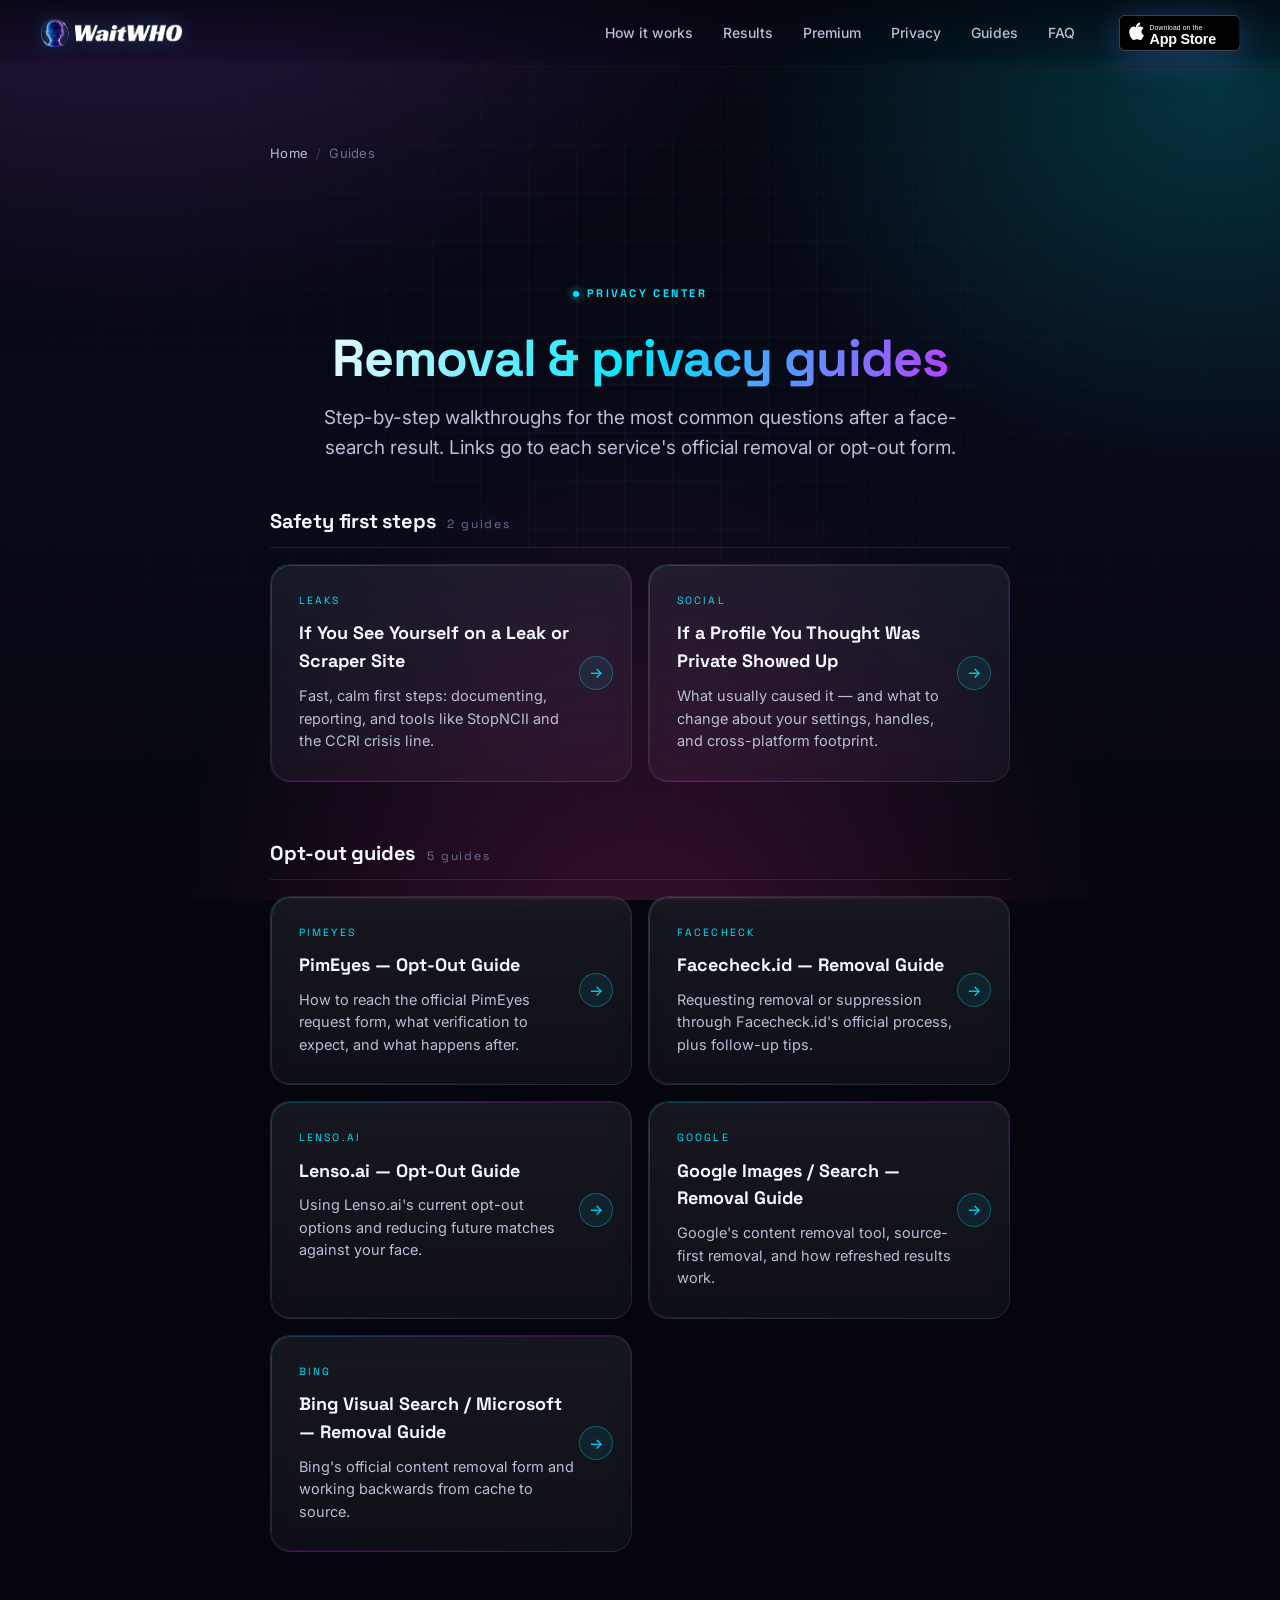
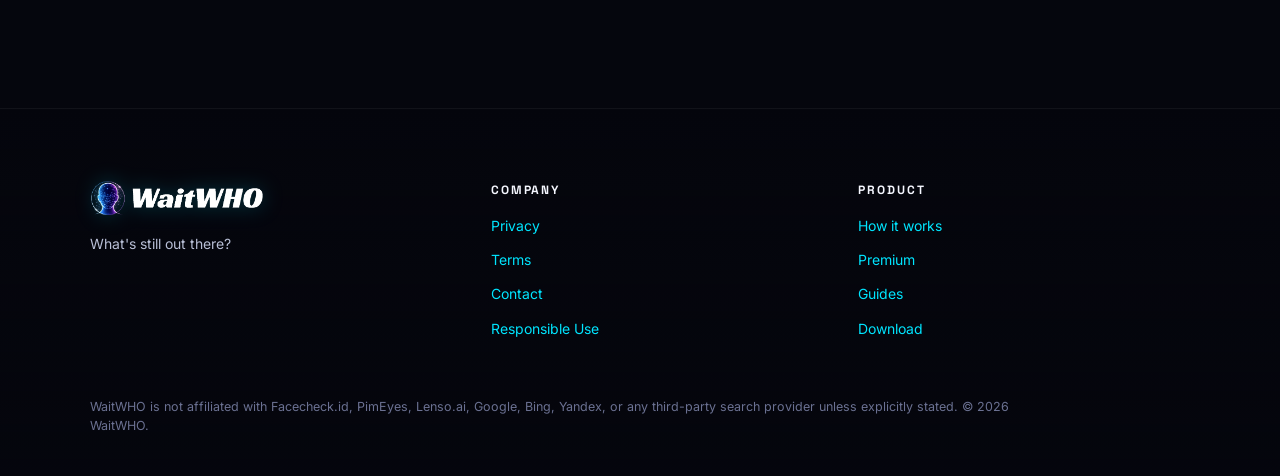
<file: guides/index.html>
<!doctype html>
<html lang="en">
<head>
    <meta charset="utf-8" />
    <meta http-equiv="x-ua-compatible" content="ie=edge" />
    <meta name="viewport" content="width=device-width, initial-scale=1, viewport-fit=cover" />
    <meta name="theme-color" content="#05060d" />
    <meta name="color-scheme" content="dark" />

    <title>Privacy &amp; Removal Guides · WaitWHO</title>
    <meta name="description" content="Step-by-step guides for removing your image from PimEyes, Facecheck.id, Lenso.ai, Google, Bing, and leak sites. Free educational resources." />

    <meta property="og:title" content="Privacy &amp; Removal Guides · WaitWHO" />
    <meta property="og:description" content="Opt-out walkthroughs for PimEyes, Facecheck.id, Lenso.ai, Google, Bing, and what to do if a private profile or leak appears." />
    <meta property="og:type" content="website" />
    <meta property="og:url" content="https://waitwho.app/guides/" />
    <meta property="og:image" content="../assets/og-cover.png" />
    <meta name="twitter:card" content="summary_large_image" />

    <link rel="icon" type="image/png" href="../assets/waitwho-logo.png" />
    <link rel="apple-touch-icon" href="../assets/waitwho-logo.png" />

    <link rel="preconnect" href="https://fonts.googleapis.com" />
    <link rel="preconnect" href="https://fonts.gstatic.com" crossorigin />
    <link rel="stylesheet" href="https://fonts.googleapis.com/css2?family=Inter:wght@400;500;600;700;800&family=Space+Grotesk:wght@500;600;700&display=swap" />

    <link rel="stylesheet" href="../styles.css?v=34" />
    <link rel="stylesheet" href="_shared.css?v=4" />
</head>
<body>
    <svg width="0" height="0" aria-hidden="true" focusable="false" style="position:absolute;width:0;height:0;overflow:hidden">
        <defs>
            <symbol id="app-store-badge-art" viewBox="0 0 135 40">
                <rect x="0.5" y="0.5" width="134" height="39" rx="6" fill="#000" stroke="rgba(255,255,255,0.25)" stroke-width="1"/>
                <g transform="translate(10, 8) scale(0.85)" fill="#fff">
                    <path d="M15.769.442c.021 0 .041 0 .063 0 .152 1.887-.569 3.297-1.447 4.319-.861 1.015-2.041 1.998-3.947 1.849-.127-1.859.596-3.164 1.474-4.184.814-.951 2.305-1.796 3.857-1.984zm5.058 16.694c0 .019 0 .036 0 .054-.47 1.424-1.14 2.644-1.957 3.776-.747 1.028-1.662 2.412-3.296 2.412-1.412 0-2.35-.908-3.797-.933-1.531-.025-2.373.759-3.773.957-.16 0-.32 0-.477 0-1.028-.149-1.857-.962-2.461-1.695-1.782-2.168-3.158-4.967-3.414-8.551 0-.351 0-.701 0-1.051.109-2.566 1.355-4.652 3.011-5.663.874-.536 2.075-.993 3.412-.789.573.089 1.159.285 1.673.48.486.187 1.093.519 1.669.501.39-.011.779-.214 1.172-.358 1.154-.417 2.285-.894 3.775-.67 1.791.271 3.063 1.067 3.849 2.295-1.515.965-2.714 2.42-2.509 4.909.181 2.263 1.497 3.586 3.123 4.326z"/>
                </g>
                <text x="34" y="17"
                      fill="#fff"
                      font-family="-apple-system, BlinkMacSystemFont, 'SF Pro Text', 'Helvetica Neue', Helvetica, Arial, sans-serif"
                      font-size="7.5"
                      font-weight="400"
                      letter-spacing="0.15">Download on the</text>
                <text x="34" y="32"
                      fill="#fff"
                      font-family="-apple-system, BlinkMacSystemFont, 'SF Pro Display', 'Helvetica Neue', Helvetica, Arial, sans-serif"
                      font-size="16"
                      font-weight="600"
                      letter-spacing="-0.3">App Store</text>
            </symbol>
        </defs>
    </svg>

    <div class="bg-layer bg-grid" aria-hidden="true"></div>
    <div class="bg-layer bg-glow" aria-hidden="true"></div>

    <header class="nav" role="banner">
        <a class="nav__brand" href="../index.html" aria-label="WaitWHO home">
            <img class="brand-logo" src="../assets/waitwho-logo.png" alt="WaitWHO" />
        </a>
        <nav class="nav__links" aria-label="Primary">
            <a href="../index.html#how">How it works</a>
            <a href="../index.html#results">Results</a>
            <a href="../index.html#premium">Premium</a>
            <a href="../privacy.html">Privacy</a>
            <a href="./">Guides</a>
            <a href="../index.html#faq">FAQ</a>
        </nav>
        <a class="app-store-badge app-store-badge--sm nav__cta"
           href="../index.html#download"
           data-app-store
           aria-label="Download WaitWHO on the App Store"
           data-event="download_nav">
            <svg viewBox="0 0 135 40" role="img" aria-hidden="true" focusable="false">
                <use href="#app-store-badge-art"></use>
            </svg>
        </a>
    </header>

    <main class="guide-page">
        <div class="container">
            <nav class="guide-crumbs" aria-label="Breadcrumb">
                <a href="../index.html">Home</a>
                <span class="guide-crumbs__sep">/</span>
                <span>Guides</span>
            </nav>

            <header class="guide-index-hero">
                <span class="guide-hero__eyebrow">PRIVACY CENTER</span>
                <h1><span class="gradient-text">Removal &amp; privacy guides</span></h1>
                <p>Step-by-step walkthroughs for the most common questions after a face-search result. Links go to each service's official removal or opt-out form.</p>
            </header>

            <section class="guide-category">
                <div class="guide-category__head">
                    <h2 class="guide-category__title">Safety first steps</h2>
                    <span class="guide-category__count">2 guides</span>
                </div>
                <div class="guide-grid">
                    <a class="glass-card guide" href="leak-site-basics.html">
                        <span class="guide__tag">LEAKS</span>
                        <h3>If You See Yourself on a Leak or Scraper Site</h3>
                        <p>Fast, calm first steps: documenting, reporting, and tools like StopNCII and the CCRI crisis line.</p>
                        <span class="guide__arrow" aria-hidden="true">→</span>
                    </a>
                    <a class="glass-card guide" href="private-profile-leaked.html">
                        <span class="guide__tag">SOCIAL</span>
                        <h3>If a Profile You Thought Was Private Showed Up</h3>
                        <p>What usually caused it — and what to change about your settings, handles, and cross-platform footprint.</p>
                        <span class="guide__arrow" aria-hidden="true">→</span>
                    </a>
                </div>
            </section>

            <section class="guide-category">
                <div class="guide-category__head">
                    <h2 class="guide-category__title">Opt-out guides</h2>
                    <span class="guide-category__count">5 guides</span>
                </div>
                <div class="guide-grid">
                    <a class="glass-card guide" href="opt-out-pimeyes.html">
                        <span class="guide__tag">PIMEYES</span>
                        <h3>PimEyes — Opt-Out Guide</h3>
                        <p>How to reach the official PimEyes request form, what verification to expect, and what happens after.</p>
                        <span class="guide__arrow" aria-hidden="true">→</span>
                    </a>
                    <a class="glass-card guide" href="opt-out-facecheck.html">
                        <span class="guide__tag">FACECHECK</span>
                        <h3>Facecheck.id — Removal Guide</h3>
                        <p>Requesting removal or suppression through Facecheck.id's official process, plus follow-up tips.</p>
                        <span class="guide__arrow" aria-hidden="true">→</span>
                    </a>
                    <a class="glass-card guide" href="opt-out-lenso.html">
                        <span class="guide__tag">LENSO.AI</span>
                        <h3>Lenso.ai — Opt-Out Guide</h3>
                        <p>Using Lenso.ai's current opt-out options and reducing future matches against your face.</p>
                        <span class="guide__arrow" aria-hidden="true">→</span>
                    </a>
                    <a class="glass-card guide" href="opt-out-google.html">
                        <span class="guide__tag">GOOGLE</span>
                        <h3>Google Images / Search — Removal Guide</h3>
                        <p>Google's content removal tool, source-first removal, and how refreshed results work.</p>
                        <span class="guide__arrow" aria-hidden="true">→</span>
                    </a>
                    <a class="glass-card guide" href="opt-out-bing-visual.html">
                        <span class="guide__tag">BING</span>
                        <h3>Bing Visual Search / Microsoft — Removal Guide</h3>
                        <p>Bing's official content removal form and working backwards from cache to source.</p>
                        <span class="guide__arrow" aria-hidden="true">→</span>
                    </a>
                </div>
            </section>
        </div>
    </main>

    <footer class="footer" role="contentinfo">
        <div class="container footer__inner footer__inner--guides">
            <div class="footer__brand">
                <img class="brand-logo brand-logo--lg" src="../assets/waitwho-logo.png" alt="WaitWHO" />
                <p class="footer__tagline">What's still out there?</p>
            </div>
            <div class="footer__col">
                <h4>Company</h4>
                <ul>
                    <li><a href="../privacy.html">Privacy</a></li>
                    <li><a href="../terms.html">Terms</a></li>
                    <li><a href="../contact.html">Contact</a></li>
                    <li><a href="../index.html#privacy">Responsible Use</a></li>
                </ul>
            </div>
            <div class="footer__col">
                <h4>Product</h4>
                <ul>
                    <li><a href="../index.html#how">How it works</a></li>
                    <li><a href="../index.html#premium">Premium</a></li>
                    <li><a href="./">Guides</a></li>
                    <li><a href="../index.html#download">Download</a></li>
                </ul>
            </div>
            <p class="footer__disclaimer">
                WaitWHO is not affiliated with Facecheck.id, PimEyes, Lenso.ai, Google, Bing, Yandex, or any third-party search provider unless explicitly stated.
                © <span id="year">2026</span> WaitWHO.
            </p>
        </div>
    </footer>

    <script>
        document.getElementById('year').textContent = new Date().getFullYear();
    </script>
</body>
</html>
</file>
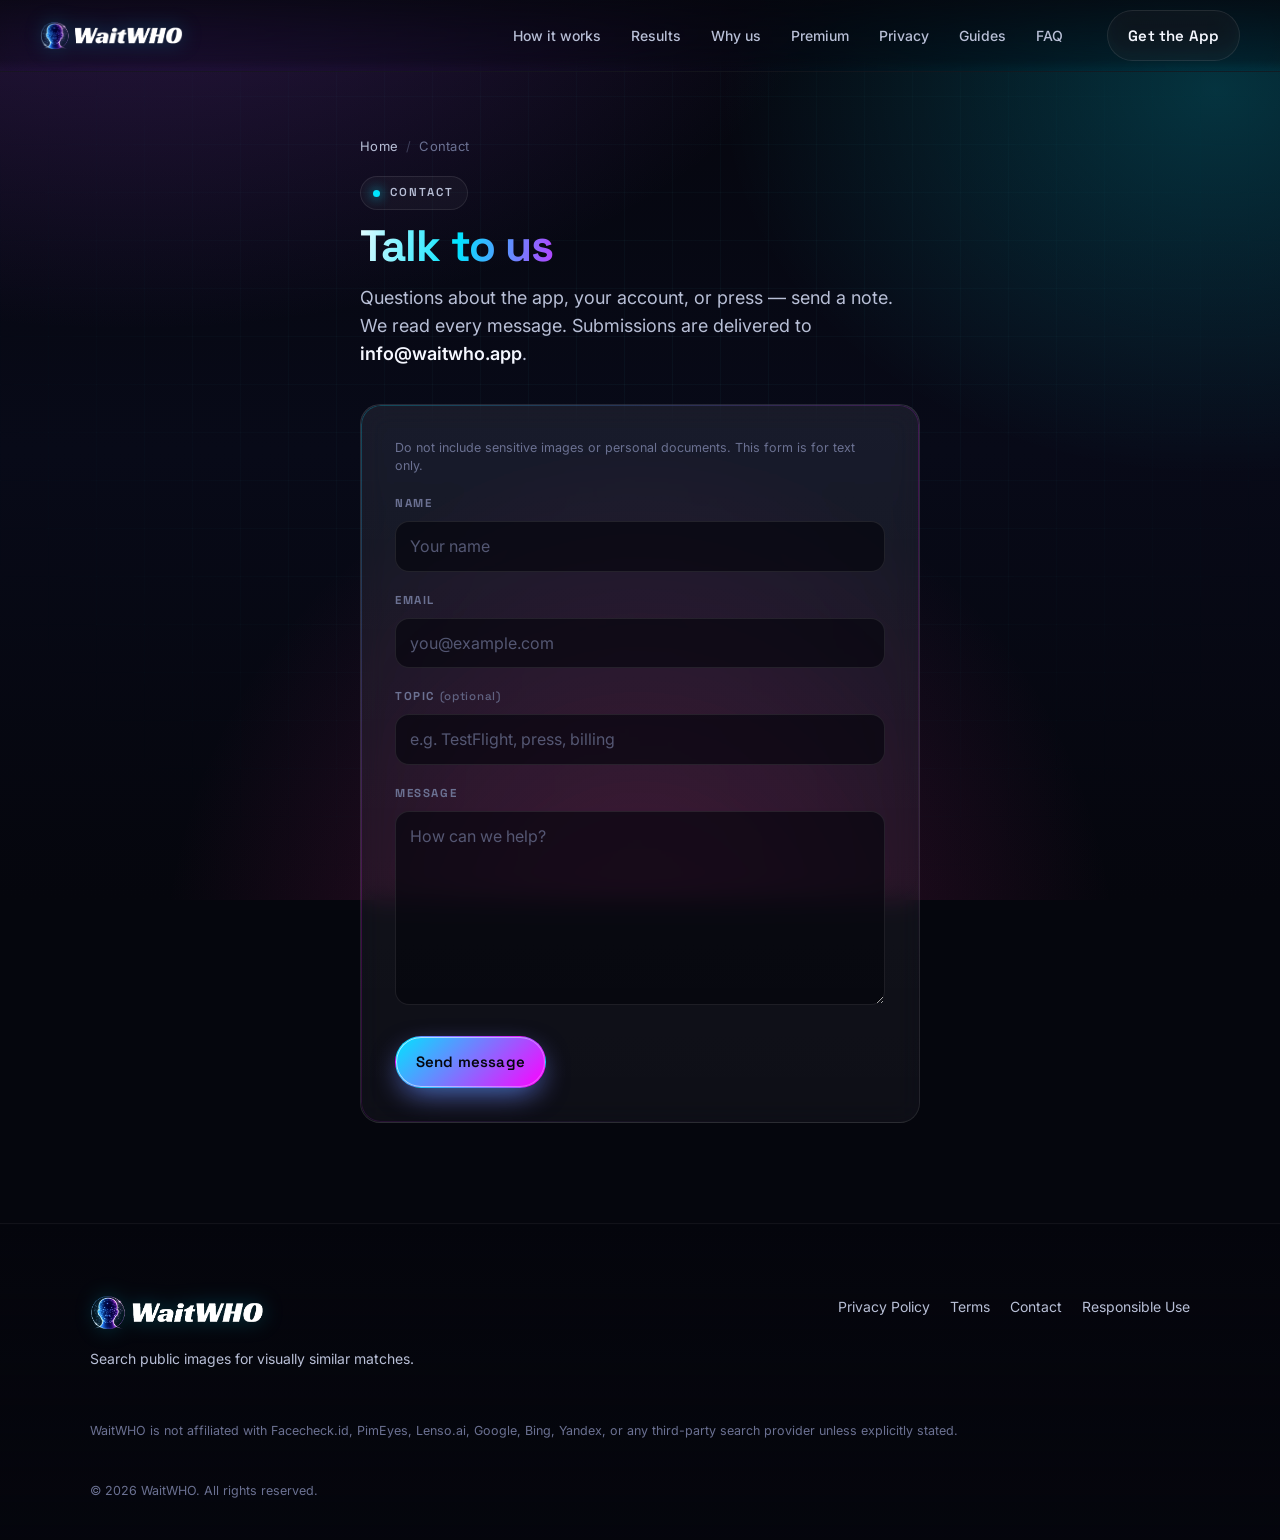
<file: contact.html>
<!doctype html>
<html lang="en">
<head>
    <meta charset="utf-8" />
    <meta http-equiv="x-ua-compatible" content="ie=edge" />
    <meta name="viewport" content="width=device-width, initial-scale=1, viewport-fit=cover" />
    <meta name="theme-color" content="#05060d" />
    <meta name="color-scheme" content="dark" />

    <title>Contact · WaitWHO</title>
    <meta name="description" content="Get in touch with WaitWHO — questions, press, or partnership inquiries." />

    <meta property="og:title" content="Contact · WaitWHO" />
    <meta property="og:description" content="Send a message to the WaitWHO team." />
    <meta property="og:type" content="website" />
    <meta property="og:url" content="https://waitwho.app/contact.html" />
    <meta property="og:image" content="assets/og-cover.png" />
    <meta name="twitter:card" content="summary_large_image" />

    <link rel="icon" type="image/png" href="assets/waitwho-logo.png" />
    <link rel="apple-touch-icon" href="assets/waitwho-logo.png" />

    <link rel="preconnect" href="https://fonts.googleapis.com" />
    <link rel="preconnect" href="https://fonts.gstatic.com" crossorigin />
    <link rel="stylesheet" href="https://fonts.googleapis.com/css2?family=Inter:wght@400;500;600;700;800&family=Space+Grotesk:wght@500;600;700&display=swap" />

    <link rel="stylesheet" href="styles.css?v=21" />
</head>
<body>
    <div class="bg-layer bg-grid" aria-hidden="true"></div>
    <div class="bg-layer bg-glow" aria-hidden="true"></div>

    <header class="nav" role="banner">
        <a class="nav__brand" href="index.html#top" aria-label="WaitWHO home">
            <img class="brand-logo" src="assets/waitwho-logo.png" alt="WaitWHO" />
        </a>
        <nav class="nav__links" aria-label="Primary">
            <a href="index.html#how">How it works</a>
            <a href="index.html#results">Results</a>
            <a href="index.html#different">Why us</a>
            <a href="index.html#premium">Premium</a>
            <a href="privacy.html">Privacy</a>
            <a href="guides/">Guides</a>
            <a href="index.html#faq">FAQ</a>
        </nav>
        <a class="btn btn--ghost nav__cta" href="index.html#download">Get the App</a>
    </header>

    <main class="contact-page" id="top">
        <div class="container contact-page__inner">
            <nav class="contact-crumbs" aria-label="Breadcrumb">
                <a href="index.html">Home</a>
                <span class="contact-crumbs__sep">/</span>
                <span>Contact</span>
            </nav>

            <header class="contact-page__head">
                <span class="eyebrow">
                    <span class="eyebrow__dot"></span>
                    CONTACT
                </span>
                <h1 class="contact-page__title"><span class="gradient-text">Talk to us</span></h1>
                <p class="contact-page__lede">
                    Questions about the app, your account, or press — send a note. We read every message.
                    Submissions are delivered to <strong>info@waitwho.app</strong>.
                </p>
            </header>

            <div id="contact-success" class="contact-success glass-card" role="status" hidden>
                <p class="contact-success__title">Message sent</p>
                <p class="contact-success__text">Thanks — we’ll get back to you as soon as we can.</p>
                <a class="btn btn--ghost" href="contact.html">Send another</a>
            </div>

            <!-- FormSubmit: first submission to a new address sends an activation link
                 to that inbox — click it once, then all future form posts are delivered. -->
            <form
                id="contact-form"
                class="contact-form glass-card"
                action="https://formsubmit.co/info@waitwho.app"
                method="POST"
            >
                <input type="hidden" name="_subject" value="WaitWHO — Website contact" />
                <input type="hidden" name="_next" id="contact-fs-next" value="" />

                <p class="contact-form__fineprint">
                    Do not include sensitive images or personal documents. This form is for text only.
                </p>

                <div class="contact-form__field">
                    <label for="contact-name">Name</label>
                    <input id="contact-name" name="name" type="text" autocomplete="name" required maxlength="120" placeholder="Your name" />
                </div>

                <div class="contact-form__field">
                    <label for="contact-email">Email</label>
                    <input id="contact-email" name="email" type="email" autocomplete="email" required maxlength="254" placeholder="you@example.com" />
                </div>

                <div class="contact-form__field">
                    <label for="contact-topic">Topic <span class="contact-form__optional">(optional)</span></label>
                    <input id="contact-topic" name="topic" type="text" maxlength="120" placeholder="e.g. TestFlight, press, billing" />
                </div>

                <div class="contact-form__field">
                    <label for="contact-message">Message</label>
                    <textarea id="contact-message" name="message" required maxlength="6000" rows="7" placeholder="How can we help?"></textarea>
                </div>

                <!-- Honeypot — leave empty (bots often fill hidden fields) -->
                <div class="contact-form__hp" aria-hidden="true">
                    <label for="contact-company">Company</label>
                    <input id="contact-company" name="_gotcha" type="text" tabindex="-1" autocomplete="off" />
                </div>

                <div class="contact-form__actions">
                    <button type="submit" class="btn btn--primary">Send message</button>
                </div>
            </form>
        </div>
    </main>

    <footer class="footer" role="contentinfo">
        <div class="container footer__inner">
            <div class="footer__brand">
                <img class="brand-logo brand-logo--lg" src="assets/waitwho-logo.png" alt="WaitWHO" />
                <p class="footer__tagline">Search public images for visually similar matches.</p>
            </div>

            <nav class="footer__links" aria-label="Footer">
                <a href="privacy.html">Privacy Policy</a>
                <a href="terms.html">Terms</a>
                <a href="contact.html" aria-current="page">Contact</a>
                <a href="index.html#privacy">Responsible Use</a>
            </nav>

            <p class="footer__disclaimer">
                WaitWHO is not affiliated with Facecheck.id, PimEyes, Lenso.ai, Google, Bing, Yandex, or any third-party search provider unless explicitly stated.
            </p>

            <p class="footer__copy">© <span id="year"></span> WaitWHO. All rights reserved.</p>
        </div>
    </footer>

    <script>
        (function () {
            var next = document.getElementById('contact-fs-next');
            if (next) {
                next.value = new URL('contact.html?success=1', window.location.href).href;
            }
            var y = document.getElementById('year');
            if (y) y.textContent = String(new Date().getFullYear());
            if (new URLSearchParams(window.location.search).get('success') === '1') {
                var ok = document.getElementById('contact-success');
                var form = document.getElementById('contact-form');
                if (ok) ok.removeAttribute('hidden');
                if (form) form.setAttribute('hidden', '');
            }
        })();
    </script>
</body>
</html>
</file>
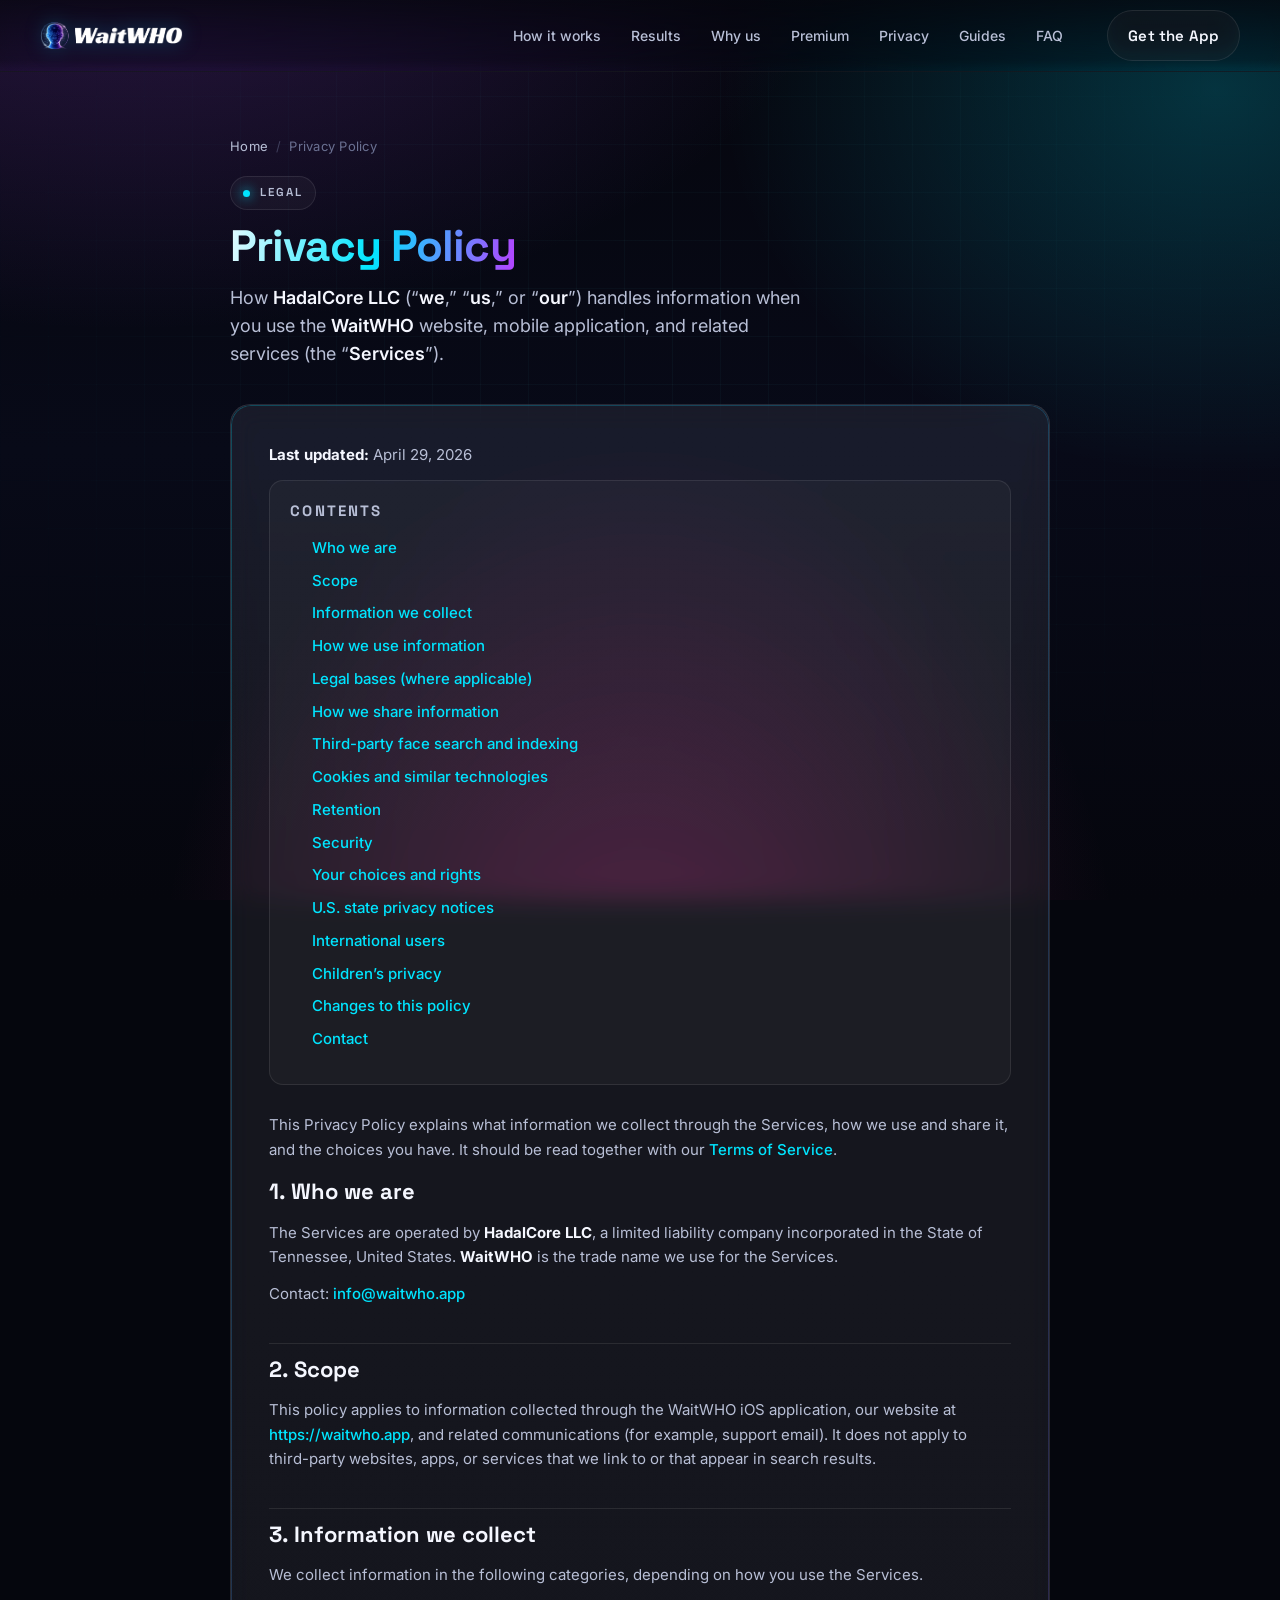
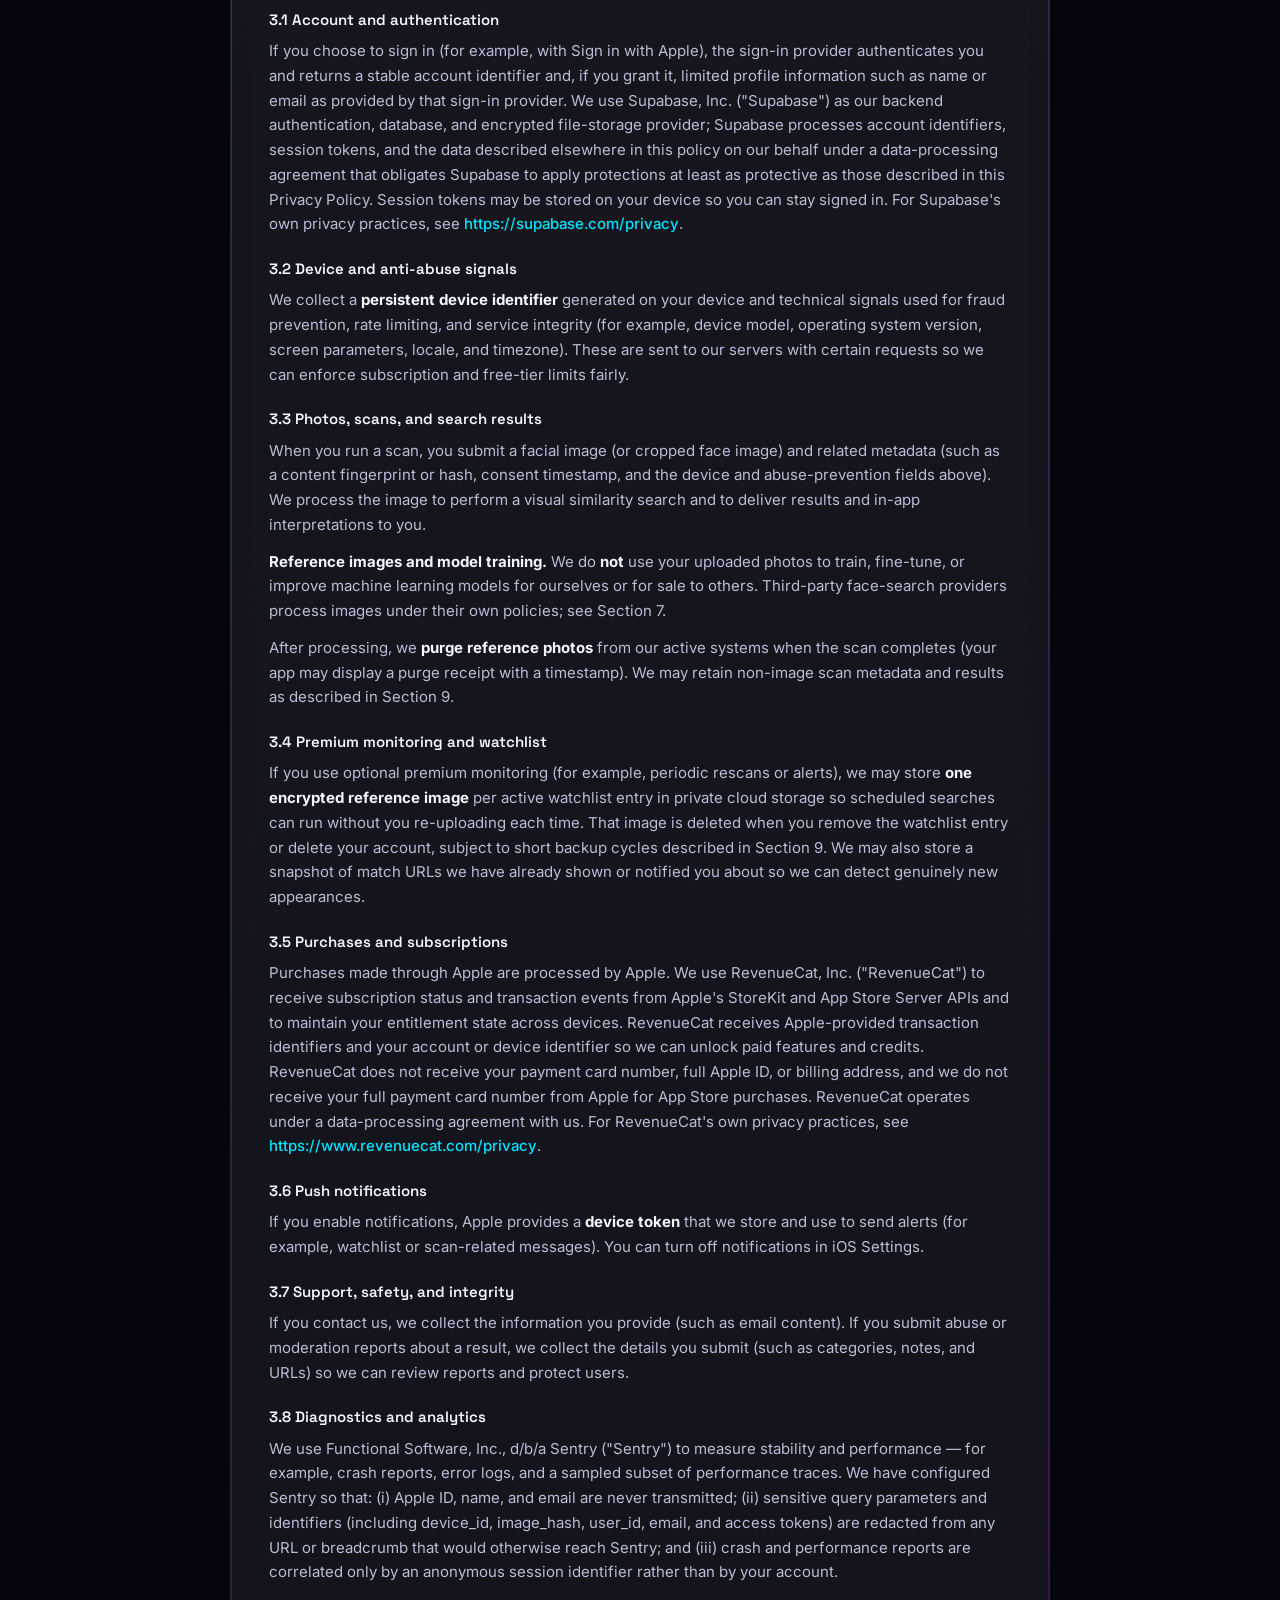
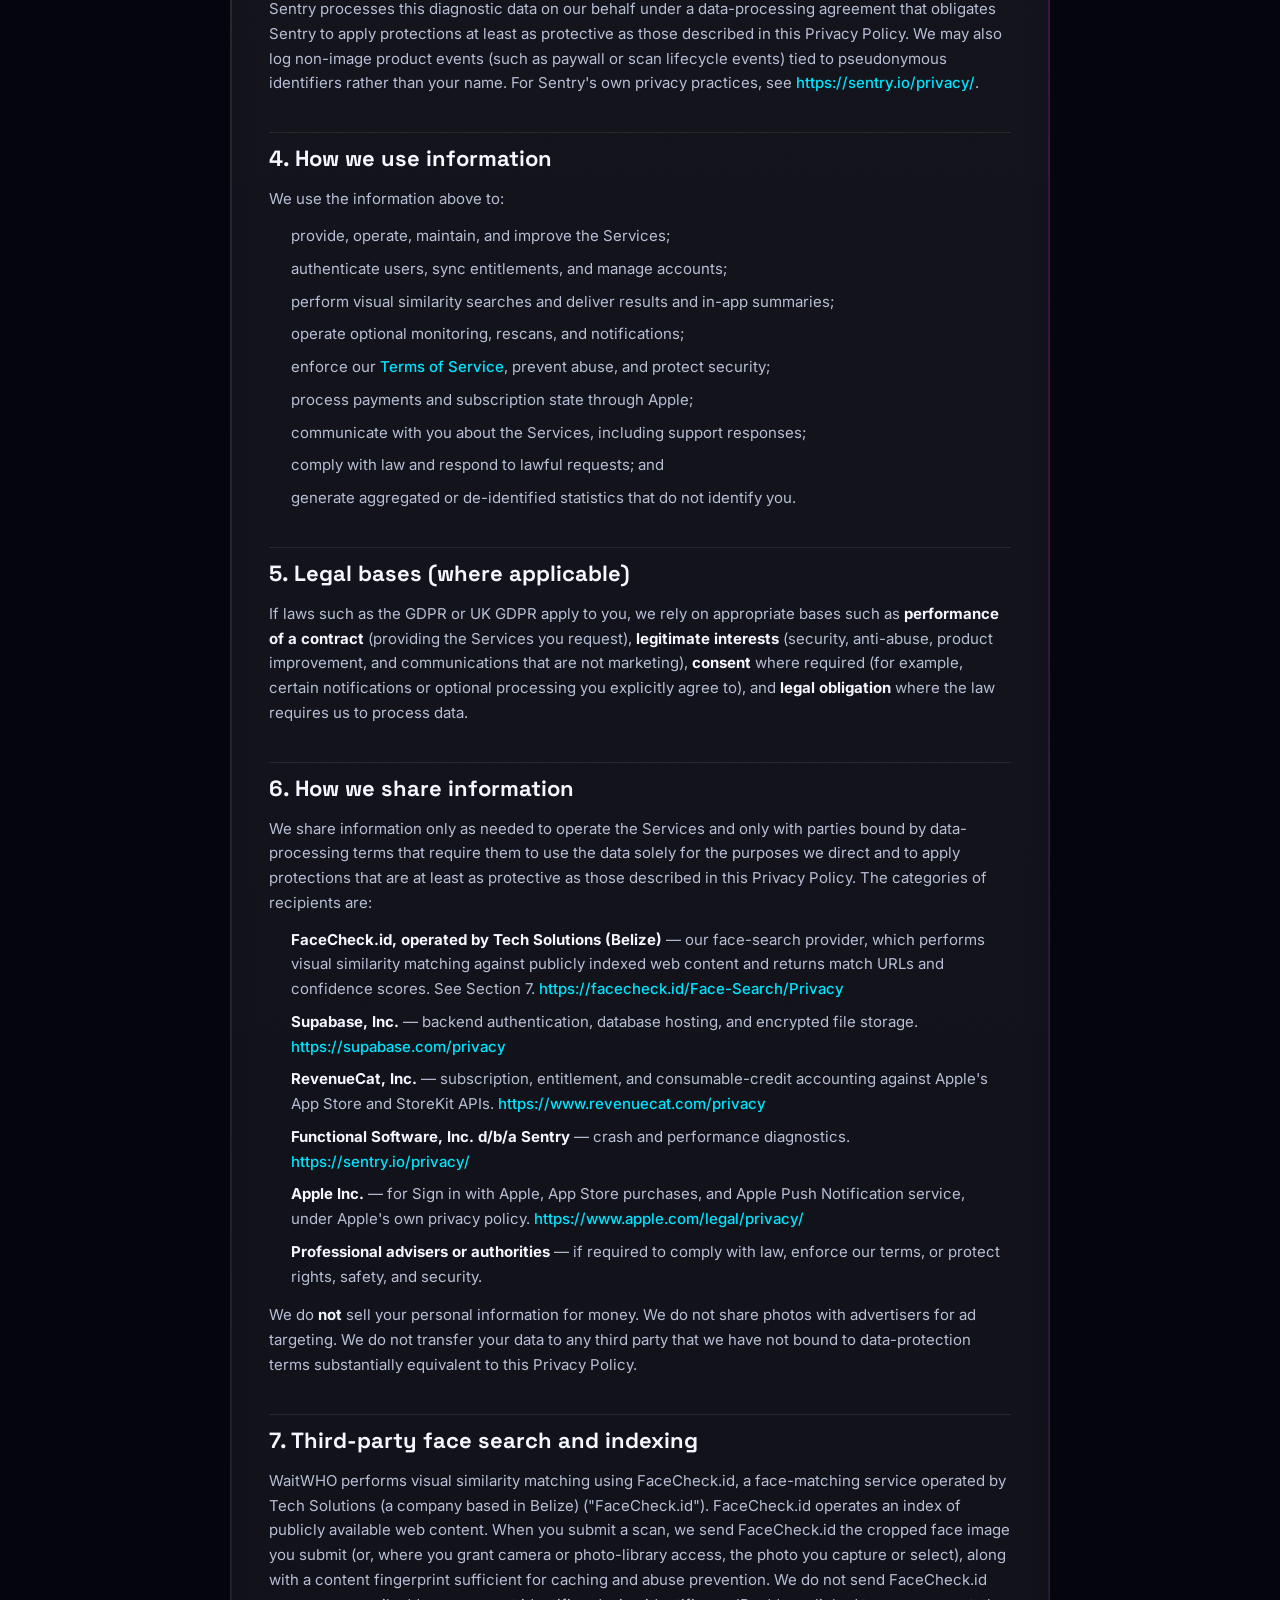
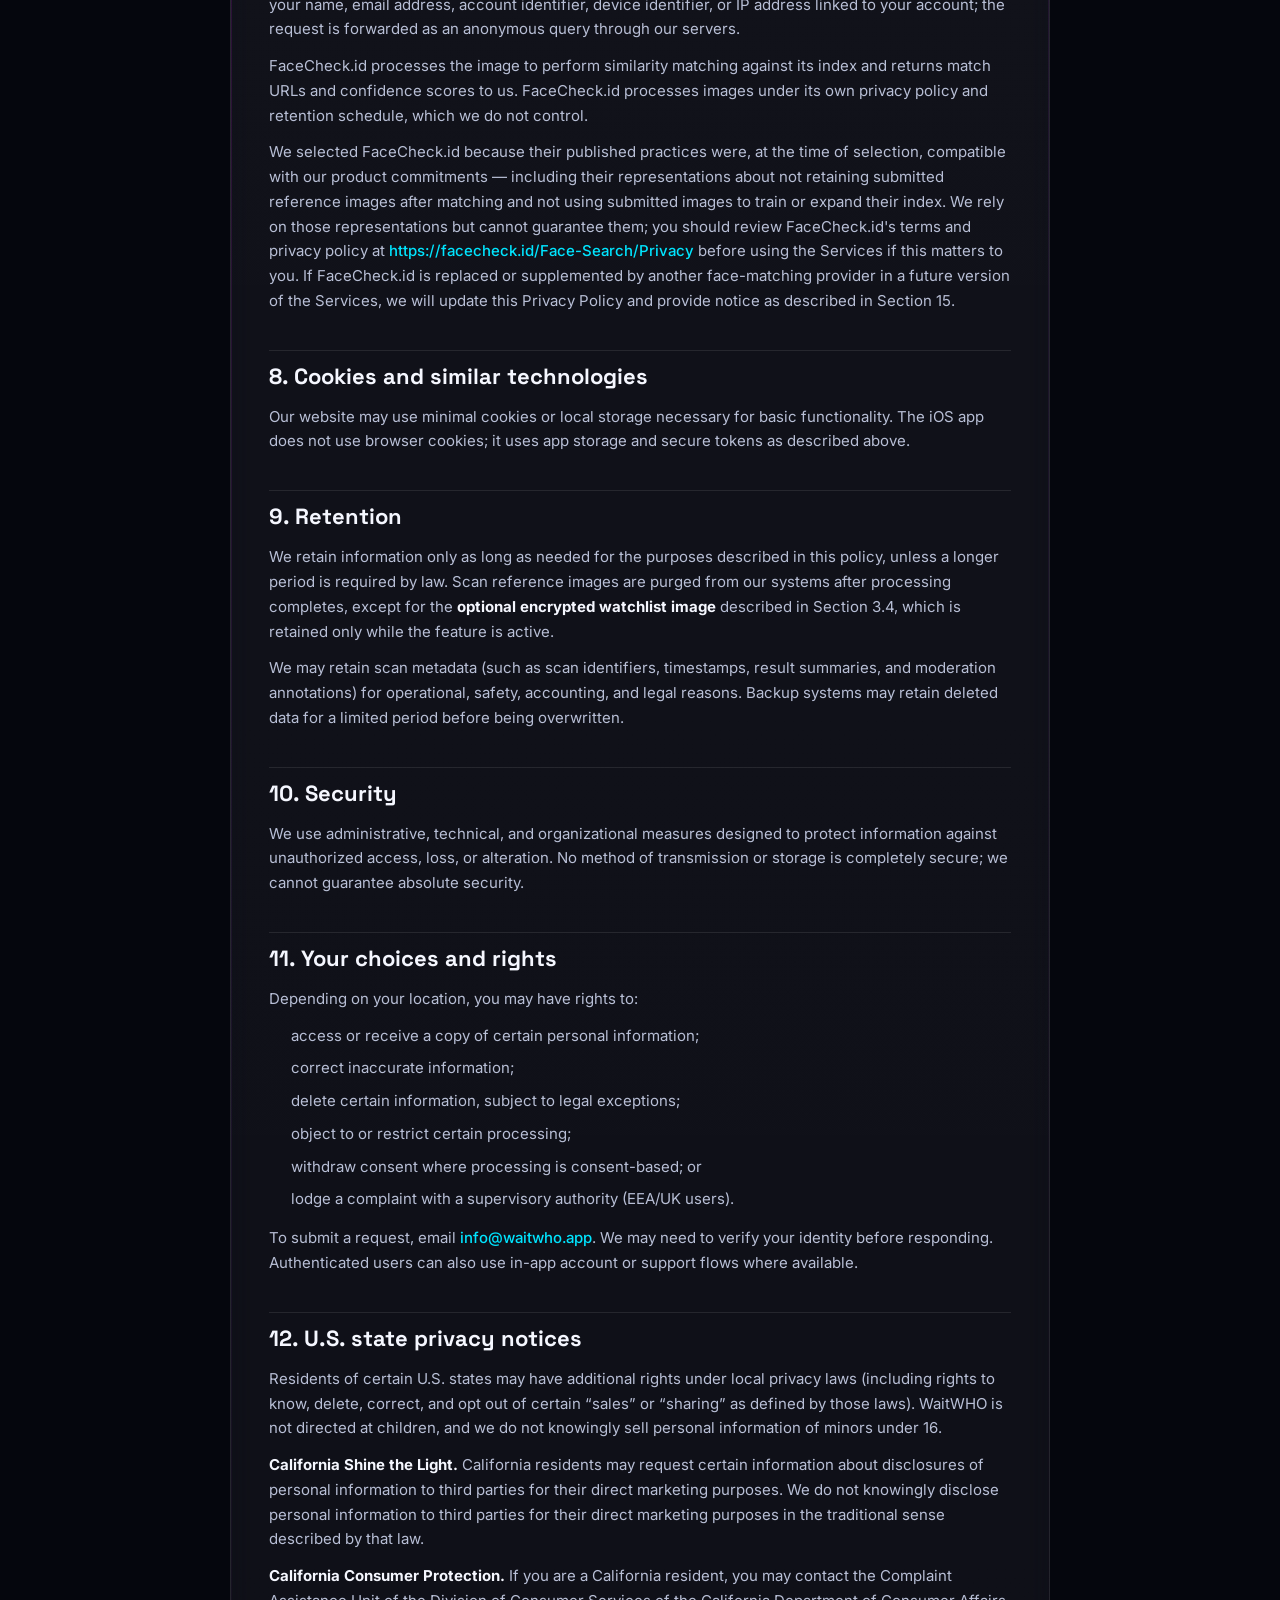
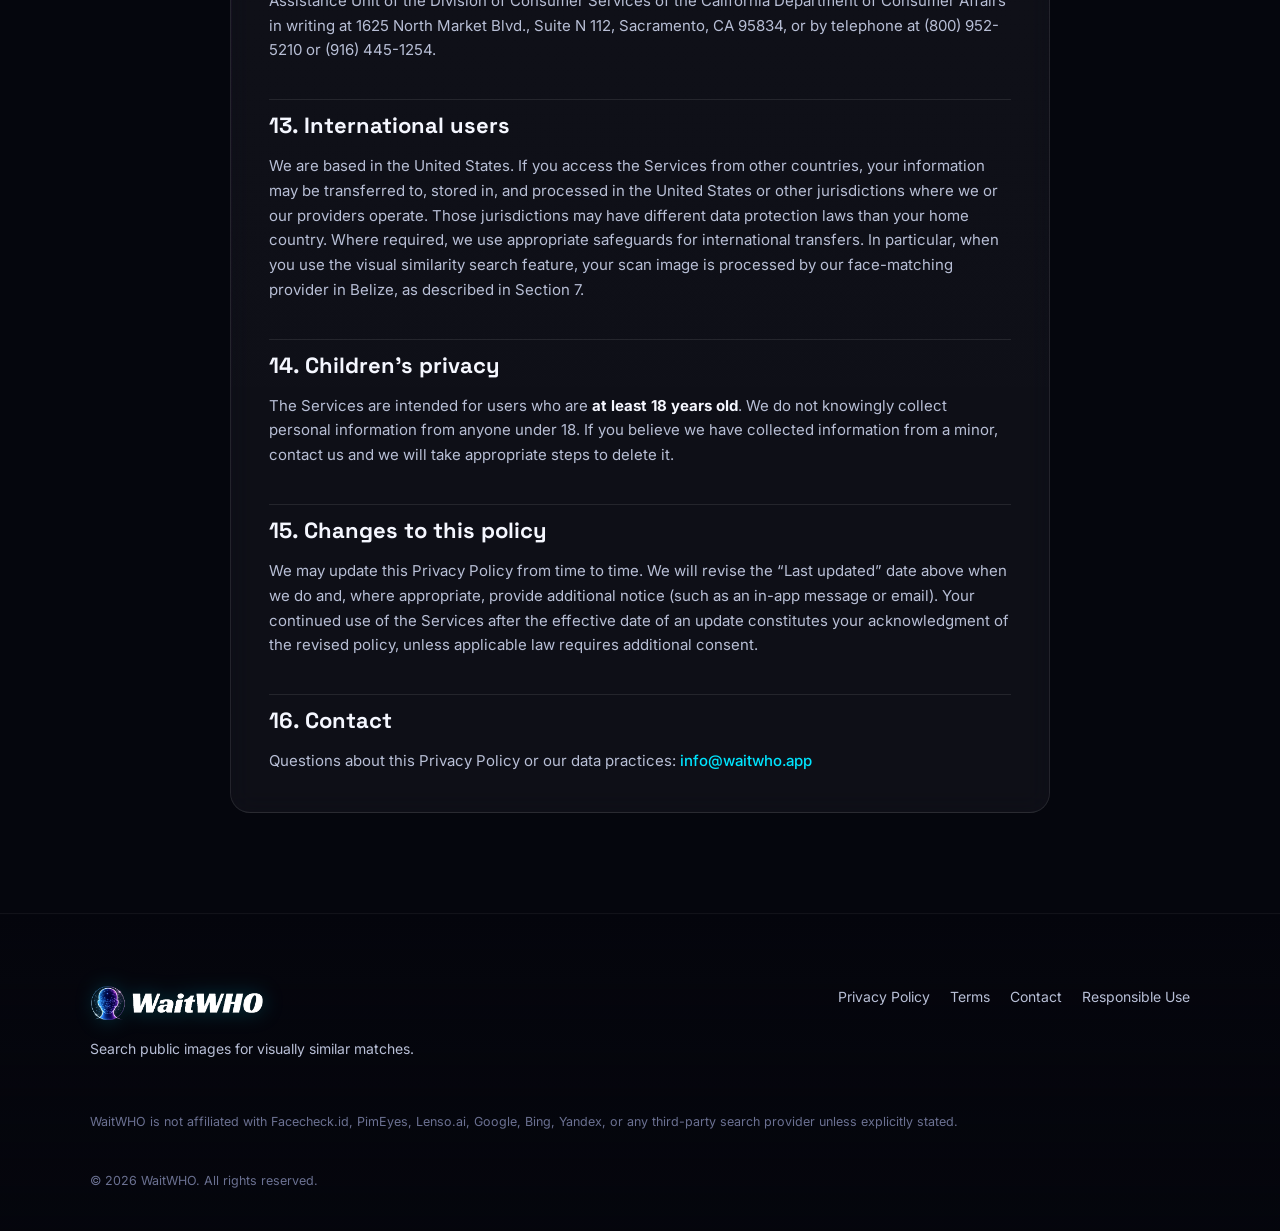
<file: privacy.html>
<!doctype html>
<html lang="en">
<head>
    <meta charset="utf-8" />
    <meta http-equiv="x-ua-compatible" content="ie=edge" />
    <meta name="viewport" content="width=device-width, initial-scale=1, viewport-fit=cover" />
    <meta name="theme-color" content="#05060d" />
    <meta name="color-scheme" content="dark" />

    <title>Privacy Policy · WaitWHO</title>
    <meta name="description" content="WaitWHO Privacy Policy — how HadalCore LLC collects, uses, and protects your information." />

    <meta property="og:title" content="Privacy Policy · WaitWHO" />
    <meta property="og:description" content="Privacy Policy for WaitWHO." />
    <meta property="og:type" content="website" />
    <meta property="og:url" content="https://waitwho.app/privacy.html" />
    <meta property="og:image" content="assets/og-cover.png" />
    <meta name="twitter:card" content="summary_large_image" />

    <link rel="icon" type="image/png" href="assets/waitwho-logo.png" />
    <link rel="apple-touch-icon" href="assets/waitwho-logo.png" />

    <link rel="preconnect" href="https://fonts.googleapis.com" />
    <link rel="preconnect" href="https://fonts.gstatic.com" crossorigin />
    <link rel="stylesheet" href="https://fonts.googleapis.com/css2?family=Inter:wght@400;500;600;700;800&family=Space+Grotesk:wght@500;600;700&display=swap" />

    <link rel="stylesheet" href="styles.css?v=25" />
</head>
<body>
    <div class="bg-layer bg-grid" aria-hidden="true"></div>
    <div class="bg-layer bg-glow" aria-hidden="true"></div>

    <header class="nav" role="banner">
        <a class="nav__brand" href="index.html#top" aria-label="WaitWHO home">
            <img class="brand-logo" src="assets/waitwho-logo.png" alt="WaitWHO" />
        </a>
        <nav class="nav__links" aria-label="Primary">
            <a href="index.html#how">How it works</a>
            <a href="index.html#results">Results</a>
            <a href="index.html#different">Why us</a>
            <a href="index.html#premium">Premium</a>
            <a href="privacy.html" aria-current="page">Privacy</a>
            <a href="guides/">Guides</a>
            <a href="index.html#faq">FAQ</a>
        </nav>
        <a class="btn btn--ghost nav__cta" href="index.html#download">Get the App</a>

        <button class="nav__hamburger"
                type="button"
                aria-label="Open menu"
                aria-expanded="false"
                aria-controls="mobile-menu">
            <span aria-hidden="true"></span>
            <span aria-hidden="true"></span>
            <span aria-hidden="true"></span>
        </button>
    </header>

<aside id="mobile-menu" class="mobile-menu" aria-hidden="true" aria-label="Mobile menu">
    <div class="mobile-menu__backdrop" data-close-menu></div>

    <div class="mobile-menu__panel">
        <div class="mobile-menu__top">
            <img class="mobile-menu__logo" src="assets/waitwho-logo.png" alt="WaitWHO" />

            <button class="mobile-menu__close" type="button" data-close-menu aria-label="Close menu">
                ×
            </button>
        </div>

        <p class="mobile-menu__tagline">What’s still out there?</p>

        <nav class="mobile-menu__links" aria-label="Mobile primary">
            <a href="index.html#how">How it works</a>
            <a href="index.html#results">Results</a>
            <a href="index.html#different">Why us</a>
            <a href="index.html#premium">Premium</a>
            <a href="privacy.html" aria-current="page">Privacy</a>
            <a href="guides/">Guides</a>
            <a href="index.html#faq">FAQ</a>
        </nav>

        <div class="mobile-menu__cta">
            <a class="btn btn--ghost" href="index.html#download">Get the App</a>
        </div>
    </div>
</aside>

    <main class="contact-page legal-page" id="top">
        <div class="container contact-page__inner">
            <nav class="contact-crumbs" aria-label="Breadcrumb">
                <a href="index.html">Home</a>
                <span class="contact-crumbs__sep">/</span>
                <span>Privacy Policy</span>
            </nav>

            <header class="contact-page__head">
                <span class="eyebrow">
                    <span class="eyebrow__dot"></span>
                    LEGAL
                </span>
                <h1 id="privacy-doc-title" class="contact-page__title"><span class="gradient-text">Privacy Policy</span></h1>
                <p class="contact-page__lede">
                    How <strong>HadalCore LLC</strong> (“<strong>we</strong>,” “<strong>us</strong>,” or “<strong>our</strong>”) handles information when you use the
                    <strong>WaitWHO</strong> website, mobile application, and related services (the “<strong>Services</strong>”).
                </p>
            </header>

            <article class="legal-doc glass-card" aria-labelledby="privacy-doc-title">
                <p class="legal-doc__meta"><strong>Last updated:</strong> April 29, 2026</p>

                <nav class="legal-doc__toc" aria-label="Table of contents">
                    <p class="legal-doc__toc-title">Contents</p>
                    <ol>
                        <li><a href="#p-1">Who we are</a></li>
                        <li><a href="#p-2">Scope</a></li>
                        <li><a href="#p-3">Information we collect</a></li>
                        <li><a href="#p-4">How we use information</a></li>
                        <li><a href="#p-5">Legal bases (where applicable)</a></li>
                        <li><a href="#p-6">How we share information</a></li>
                        <li><a href="#p-7">Third-party face search and indexing</a></li>
                        <li><a href="#p-8">Cookies and similar technologies</a></li>
                        <li><a href="#p-9">Retention</a></li>
                        <li><a href="#p-10">Security</a></li>
                        <li><a href="#p-11">Your choices and rights</a></li>
                        <li><a href="#p-12">U.S. state privacy notices</a></li>
                        <li><a href="#p-13">International users</a></li>
                        <li><a href="#p-14">Children’s privacy</a></li>
                        <li><a href="#p-15">Changes to this policy</a></li>
                        <li><a href="#p-16">Contact</a></li>
                    </ol>
                </nav>

                <p>
                    This Privacy Policy explains what information we collect through the Services, how we use and share it, and the choices you have.
                    It should be read together with our <a href="terms.html">Terms of Service</a>.
                </p>

                <h2 id="p-1">1. Who we are</h2>
                <p>
                    The Services are operated by <strong>HadalCore LLC</strong>, a limited liability company incorporated in the State of Tennessee, United States.
                    <strong>WaitWHO</strong> is the trade name we use for the Services.
                </p>
                <p>
                    Contact: <a href="mailto:info@waitwho.app">info@waitwho.app</a>
                </p>

                <h2 id="p-2">2. Scope</h2>
                <p>
                    This policy applies to information collected through the WaitWHO iOS application, our website at <a href="https://waitwho.app">https://waitwho.app</a>,
                    and related communications (for example, support email). It does not apply to third-party websites, apps, or services that we link to or that appear in search results.
                </p>

                <h2 id="p-3">3. Information we collect</h2>
                <p>We collect information in the following categories, depending on how you use the Services.</p>

                <h3>3.1 Account and authentication</h3>
                <p>
                    If you choose to sign in (for example, with Sign in with Apple), the sign-in provider authenticates you and returns a stable account identifier and, if you grant it, limited profile information such as name or email as provided by that sign-in provider. We use Supabase, Inc. ("Supabase") as our backend authentication, database, and encrypted file-storage provider; Supabase processes account identifiers, session tokens, and the data described elsewhere in this policy on our behalf under a data-processing agreement that obligates Supabase to apply protections at least as protective as those described in this Privacy Policy. Session tokens may be stored on your device so you can stay signed in. For Supabase's own privacy practices, see <a href="https://supabase.com/privacy">https://supabase.com/privacy</a>.
                </p>

                <h3>3.2 Device and anti-abuse signals</h3>
                <p>
                    We collect a <strong>persistent device identifier</strong> generated on your device and technical signals used for fraud prevention, rate limiting, and service integrity
                    (for example, device model, operating system version, screen parameters, locale, and timezone). These are sent to our servers with certain requests so we can enforce subscription and free-tier limits fairly.
                </p>

                <h3>3.3 Photos, scans, and search results</h3>
                <p>
                    When you run a scan, you submit a facial image (or cropped face image) and related metadata (such as a content fingerprint or hash, consent timestamp, and the device and abuse-prevention fields above).
                    We process the image to perform a visual similarity search and to deliver results and in-app interpretations to you.
                </p>
                <p>
                    <strong>Reference images and model training.</strong> We do <strong>not</strong> use your uploaded photos to train, fine-tune, or improve machine learning models for ourselves or for sale to others.
                    Third-party face-search providers process images under their own policies; see Section 7.
                </p>
                <p>
                    After processing, we <strong>purge reference photos</strong> from our active systems when the scan completes (your app may display a purge receipt with a timestamp). We may retain non-image scan metadata and results as described in Section 9.
                </p>

                <h3>3.4 Premium monitoring and watchlist</h3>
                <p>
                    If you use optional premium monitoring (for example, periodic rescans or alerts), we may store <strong>one encrypted reference image</strong> per active watchlist entry in private cloud storage
                    so scheduled searches can run without you re-uploading each time. That image is deleted when you remove the watchlist entry or delete your account, subject to short backup cycles described in Section 9.
                    We may also store a snapshot of match URLs we have already shown or notified you about so we can detect genuinely new appearances.
                </p>

                <h3>3.5 Purchases and subscriptions</h3>
                <p>
                    Purchases made through Apple are processed by Apple. We use RevenueCat, Inc. ("RevenueCat") to receive subscription status and transaction events from Apple's StoreKit and App Store Server APIs and to maintain your entitlement state across devices. RevenueCat receives Apple-provided transaction identifiers and your account or device identifier so we can unlock paid features and credits. RevenueCat does not receive your payment card number, full Apple ID, or billing address, and we do not receive your full payment card number from Apple for App Store purchases. RevenueCat operates under a data-processing agreement with us. For RevenueCat's own privacy practices, see <a href="https://www.revenuecat.com/privacy">https://www.revenuecat.com/privacy</a>.
                </p>

                <h3>3.6 Push notifications</h3>
                <p>
                    If you enable notifications, Apple provides a <strong>device token</strong> that we store and use to send alerts (for example, watchlist or scan-related messages). You can turn off notifications in iOS Settings.
                </p>

                <h3>3.7 Support, safety, and integrity</h3>
                <p>
                    If you contact us, we collect the information you provide (such as email content). If you submit abuse or moderation reports about a result, we collect the details you submit (such as categories, notes, and URLs)
                    so we can review reports and protect users.
                </p>

                <h3>3.8 Diagnostics and analytics</h3>
                <p>
                    We use Functional Software, Inc., d/b/a Sentry ("Sentry") to measure stability and performance — for example, crash reports, error logs, and a sampled subset of performance traces. We have configured Sentry so that: (i) Apple ID, name, and email are never transmitted; (ii) sensitive query parameters and identifiers (including device_id, image_hash, user_id, email, and access tokens) are redacted from any URL or breadcrumb that would otherwise reach Sentry; and (iii) crash and performance reports are correlated only by an anonymous session identifier rather than by your account.
                </p>
                    <p>
                    Sentry processes this diagnostic data on our behalf under a data-processing agreement that obligates Sentry to apply protections at least as protective as those described in this Privacy Policy. We may also log non-image product events (such as paywall or scan lifecycle events) tied to pseudonymous identifiers rather than your name. For Sentry's own privacy practices, see <a href="https://sentry.io/privacy/">https://sentry.io/privacy/</a>.
                </p>

                <h2 id="p-4">4. How we use information</h2>
                <p>We use the information above to:</p>
                <ul>
                    <li>provide, operate, maintain, and improve the Services;</li>
                    <li>authenticate users, sync entitlements, and manage accounts;</li>
                    <li>perform visual similarity searches and deliver results and in-app summaries;</li>
                    <li>operate optional monitoring, rescans, and notifications;</li>
                    <li>enforce our <a href="terms.html">Terms of Service</a>, prevent abuse, and protect security;</li>
                    <li>process payments and subscription state through Apple;</li>
                    <li>communicate with you about the Services, including support responses;</li>
                    <li>comply with law and respond to lawful requests; and</li>
                    <li>generate aggregated or de-identified statistics that do not identify you.</li>
                </ul>

                <h2 id="p-5">5. Legal bases (where applicable)</h2>
                <p>
                    If laws such as the GDPR or UK GDPR apply to you, we rely on appropriate bases such as <strong>performance of a contract</strong> (providing the Services you request),
                    <strong>legitimate interests</strong> (security, anti-abuse, product improvement, and communications that are not marketing), <strong>consent</strong> where required (for example, certain notifications or optional processing you explicitly agree to),
                    and <strong>legal obligation</strong> where the law requires us to process data.
                </p>

                <h2 id="p-6">6. How we share information</h2>
                <p>We share information only as needed to operate the Services and only with parties bound by data-processing terms that require them to use the data solely for the purposes we direct and to apply protections that are at least as protective as those described in this Privacy Policy. The categories of recipients are:</p>
                <ul>
                    <li><strong>FaceCheck.id, operated by Tech Solutions (Belize)</strong> — our face-search provider, which performs visual similarity matching against publicly indexed web content and returns match URLs and confidence scores. See Section 7. <a href="https://facecheck.id/Face-Search/Privacy">https://facecheck.id/Face-Search/Privacy</a></li>
                    <li><strong>Supabase, Inc.</strong> — backend authentication, database hosting, and encrypted file storage. <a href="https://supabase.com/privacy">https://supabase.com/privacy</a></li>
                    <li><strong>RevenueCat, Inc.</strong> — subscription, entitlement, and consumable-credit accounting against Apple's App Store and StoreKit APIs. <a href="https://www.revenuecat.com/privacy">https://www.revenuecat.com/privacy</a></li>
                    <li><strong>Functional Software, Inc. d/b/a Sentry</strong> — crash and performance diagnostics. <a href="https://sentry.io/privacy/">https://sentry.io/privacy/</a></li>
                    <li><strong>Apple Inc.</strong> — for Sign in with Apple, App Store purchases, and Apple Push Notification service, under Apple's own privacy policy. <a href="https://www.apple.com/legal/privacy/">https://www.apple.com/legal/privacy/</a></li>   
                    <li><strong>Professional advisers or authorities</strong> — if required to comply with law, enforce our terms, or protect rights, safety, and security.</li>
                </ul>
                <p>
                    We do <strong>not</strong> sell your personal information for money. We do not share photos with advertisers for ad targeting. We do not transfer your data to any third party that we have not bound to data-protection terms substantially equivalent to this Privacy Policy.
                </p>

                <h2 id="p-7">7. Third-party face search and indexing</h2>
                <p>
                    WaitWHO performs visual similarity matching using FaceCheck.id, a face-matching service operated by Tech Solutions (a company based in Belize) ("FaceCheck.id"). FaceCheck.id operates an index of publicly available web content. When you submit a scan, we send FaceCheck.id the cropped face image you submit (or, where you grant camera or photo-library access, the photo you capture or select), along with a content fingerprint sufficient for caching and abuse prevention. We do not send FaceCheck.id your name, email address, account identifier, device identifier, or IP address linked to your account; the request is forwarded as an anonymous query through our servers.
                </p>
                <p>
                    FaceCheck.id processes the image to perform similarity matching against its index and returns match URLs and confidence scores to us. FaceCheck.id processes images under its own privacy policy and retention schedule, which we do not control.
                </p>
                <p>
                    We selected FaceCheck.id because their published practices were, at the time of selection, compatible with our product commitments — including their representations about not retaining submitted reference images after matching and not using submitted images to train or expand their index. We rely on those representations but cannot guarantee them; you should review FaceCheck.id's terms and privacy policy at <a href="https://facecheck.id/Face-Search/Privacy">https://facecheck.id/Face-Search/Privacy</a> before using the Services if this matters to you.

                    If FaceCheck.id is replaced or supplemented by another face-matching provider in a future version of the Services, we will update this Privacy Policy and provide notice as described in Section 15.
                </p>

                <h2 id="p-8">8. Cookies and similar technologies</h2>
                <p>
                    Our website may use minimal cookies or local storage necessary for basic functionality. The iOS app does not use browser cookies; it uses app storage and secure tokens as described above.
                </p>

                <h2 id="p-9">9. Retention</h2>
                <p>
                    We retain information only as long as needed for the purposes described in this policy, unless a longer period is required by law.
                    Scan reference images are purged from our systems after processing completes, except for the <strong>optional encrypted watchlist image</strong> described in Section 3.4, which is retained only while the feature is active.
                </p>
                <p>
                    We may retain scan metadata (such as scan identifiers, timestamps, result summaries, and moderation annotations) for operational, safety, accounting, and legal reasons.
                    Backup systems may retain deleted data for a limited period before being overwritten.
                </p>

                <h2 id="p-10">10. Security</h2>
                <p>
                    We use administrative, technical, and organizational measures designed to protect information against unauthorized access, loss, or alteration.
                    No method of transmission or storage is completely secure; we cannot guarantee absolute security.
                </p>

                <h2 id="p-11">11. Your choices and rights</h2>
                <p>Depending on your location, you may have rights to:</p>
                <ul>
                    <li>access or receive a copy of certain personal information;</li>
                    <li>correct inaccurate information;</li>
                    <li>delete certain information, subject to legal exceptions;</li>
                    <li>object to or restrict certain processing;</li>
                    <li>withdraw consent where processing is consent-based; or</li>
                    <li>lodge a complaint with a supervisory authority (EEA/UK users).</li>
                </ul>
                <p>
                    To submit a request, email <a href="mailto:info@waitwho.app">info@waitwho.app</a>. We may need to verify your identity before responding.
                    Authenticated users can also use in-app account or support flows where available.
                </p>

                <h2 id="p-12">12. U.S. state privacy notices</h2>
                <p>
                    Residents of certain U.S. states may have additional rights under local privacy laws (including rights to know, delete, correct, and opt out of certain “sales” or “sharing” as defined by those laws).
                    WaitWHO is not directed at children, and we do not knowingly sell personal information of minors under 16.
                </p>
                <p>
                    <strong>California Shine the Light.</strong> California residents may request certain information about disclosures of personal information to third parties for their direct marketing purposes. We do not knowingly disclose personal information to third parties for their direct marketing purposes in the traditional sense described by that law.
                </p>
                <p>
                    <strong>California Consumer Protection.</strong> If you are a California resident, you may contact the Complaint Assistance Unit of the Division of Consumer Services of the California Department of Consumer Affairs in writing at
                    1625 North Market Blvd., Suite N 112, Sacramento, CA 95834, or by telephone at (800) 952-5210 or (916) 445-1254.
                </p>

                <h2 id="p-13">13. International users</h2>
                <p>
                    We are based in the United States. If you access the Services from other countries, your information may be transferred to, stored in, and processed in the United States or other jurisdictions where we or our providers operate.
                    Those jurisdictions may have different data protection laws than your home country. Where required, we use appropriate safeguards for international transfers. In particular, when you use the visual similarity search feature, your scan image is processed by our face-matching provider in Belize, as described in Section 7.
                </p>

                <h2 id="p-14">14. Children’s privacy</h2>
                <p>
                    The Services are intended for users who are <strong>at least 18 years old</strong>. We do not knowingly collect personal information from anyone under 18.
                    If you believe we have collected information from a minor, contact us and we will take appropriate steps to delete it.
                </p>

                <h2 id="p-15">15. Changes to this policy</h2>
                <p>
                    We may update this Privacy Policy from time to time. We will revise the “Last updated” date above when we do and, where appropriate, provide additional notice (such as an in-app message or email).
                    Your continued use of the Services after the effective date of an update constitutes your acknowledgment of the revised policy, unless applicable law requires additional consent.
                </p>

                <h2 id="p-16">16. Contact</h2>
                <p>
                    Questions about this Privacy Policy or our data practices: <a href="mailto:info@waitwho.app">info@waitwho.app</a>
                </p>
            </article>
        </div>
    </main>

    <footer class="footer" role="contentinfo">
        <div class="container footer__inner">
            <div class="footer__brand">
                <img class="brand-logo brand-logo--lg" src="assets/waitwho-logo.png" alt="WaitWHO" />
                <p class="footer__tagline">Search public images for visually similar matches.</p>
            </div>

            <nav class="footer__links" aria-label="Footer">
                <a href="privacy.html" aria-current="page">Privacy Policy</a>
                <a href="terms.html">Terms</a>
                <a href="contact.html">Contact</a>
                <a href="index.html#privacy">Responsible Use</a>
            </nav>

            <p class="footer__disclaimer">
                WaitWHO is not affiliated with Facecheck.id, PimEyes, Lenso.ai, Google, Bing, Yandex, or any third-party search provider unless explicitly stated.
            </p>

            <p class="footer__copy">© <span id="year"></span> WaitWHO. All rights reserved.</p>
        </div>
    </footer>

    <button type="button"
            id="back-to-top"
            class="back-to-top"
            aria-label="Back to top"
            hidden>
        <svg viewBox="0 0 24 24" aria-hidden="true" focusable="false">
            <path fill="none" stroke="currentColor" stroke-width="2.2" stroke-linecap="round" stroke-linejoin="round" d="M12 19V6M6 12l6-6 6 6"/>
        </svg>
    </button>

    <script>
        (function () {
            var y = document.getElementById('year');
            if (y) y.textContent = String(new Date().getFullYear());

            var reduceMotion = window.matchMedia('(prefers-reduced-motion: reduce)').matches;

            var btn = document.getElementById('back-to-top');
            if (btn) {
                btn.hidden = false;
                var SHOW_AFTER = 400;
                var ticking = false;

                function updateBtn() {
                    ticking = false;
                    var sy = window.scrollY || document.documentElement.scrollTop || 0;
                    btn.classList.toggle('is-visible', sy > SHOW_AFTER);
                }

                window.addEventListener('scroll', function () {
                    if (ticking) return;
                    ticking = true;
                    requestAnimationFrame(updateBtn);
                }, { passive: true });

                btn.addEventListener('click', function () {
                    window.scrollTo({ top: 0, behavior: reduceMotion ? 'auto' : 'smooth' });
                });

                updateBtn();
            }

            var toggle = document.querySelector('.nav__hamburger');
            var menu = document.getElementById('mobile-menu');
            if (!toggle || !menu) return;

            var panel = menu.querySelector('.mobile-menu__panel');
            var linkEls = menu.querySelectorAll('a, button');
            var lastFocus = null;
            var lockedScrollY = 0;
            var menuOpenedAt = 0;

            function lockBodyScroll() {
                lockedScrollY = window.scrollY || document.documentElement.scrollTop || 0;
                var b = document.body;
                b.style.position = 'fixed';
                b.style.top = '-' + lockedScrollY + 'px';
                b.style.left = '0';
                b.style.right = '0';
                b.style.width = '100%';
            }

            function unlockBodyScroll() {
                var b = document.body;
                b.style.position = '';
                b.style.top = '';
                b.style.left = '';
                b.style.right = '';
                b.style.width = '';
                window.scrollTo(0, lockedScrollY);
            }

            function openMenu() {
                menuOpenedAt = Date.now();
                lastFocus = document.activeElement;
                lockBodyScroll();
                menu.classList.add('is-open');
                menu.setAttribute('aria-hidden', 'false');
                toggle.setAttribute('aria-expanded', 'true');
                toggle.setAttribute('aria-label', 'Close menu');
                document.body.classList.add('menu-open');
                if (panel && typeof panel.focus === 'function') {
                    panel.setAttribute('tabindex', '-1');
                    panel.focus({ preventScroll: true });
                }
            }

            function closeMenu() {
                menu.classList.remove('is-open');
                menu.setAttribute('aria-hidden', 'true');
                toggle.setAttribute('aria-expanded', 'false');
                toggle.setAttribute('aria-label', 'Open menu');
                document.body.classList.remove('menu-open');
                unlockBodyScroll();
                if (lastFocus && typeof lastFocus.focus === 'function') {
                    lastFocus.focus({ preventScroll: true });
                }
            }

            function closeFromBackdrop(e) {
                if (Date.now() - menuOpenedAt < 450) {
                    if (e) { e.preventDefault(); e.stopPropagation(); }
                    return;
                }
                closeMenu();
            }

            toggle.addEventListener('click', function () {
                if (menu.classList.contains('is-open')) closeMenu();
                else openMenu();
            });

            menu.querySelectorAll('[data-close-menu]').forEach(function (el) {
                el.addEventListener('click', closeFromBackdrop);
            });

            linkEls.forEach(function (el) { el.addEventListener('click', closeMenu); });

            document.addEventListener('keydown', function (e) {
                if (e.key === 'Escape' && menu.classList.contains('is-open')) {
                    e.preventDefault();
                    closeMenu();
                }
            });

            var mql = window.matchMedia('(min-width: 821px)');
            function onMql() {
                if (mql.matches && menu.classList.contains('is-open')) closeMenu();
            }
            if (mql.addEventListener) mql.addEventListener('change', onMql);
            else if (mql.addListener) mql.addListener(onMql);
        })();
    </script>
</body>
</html>
</file>
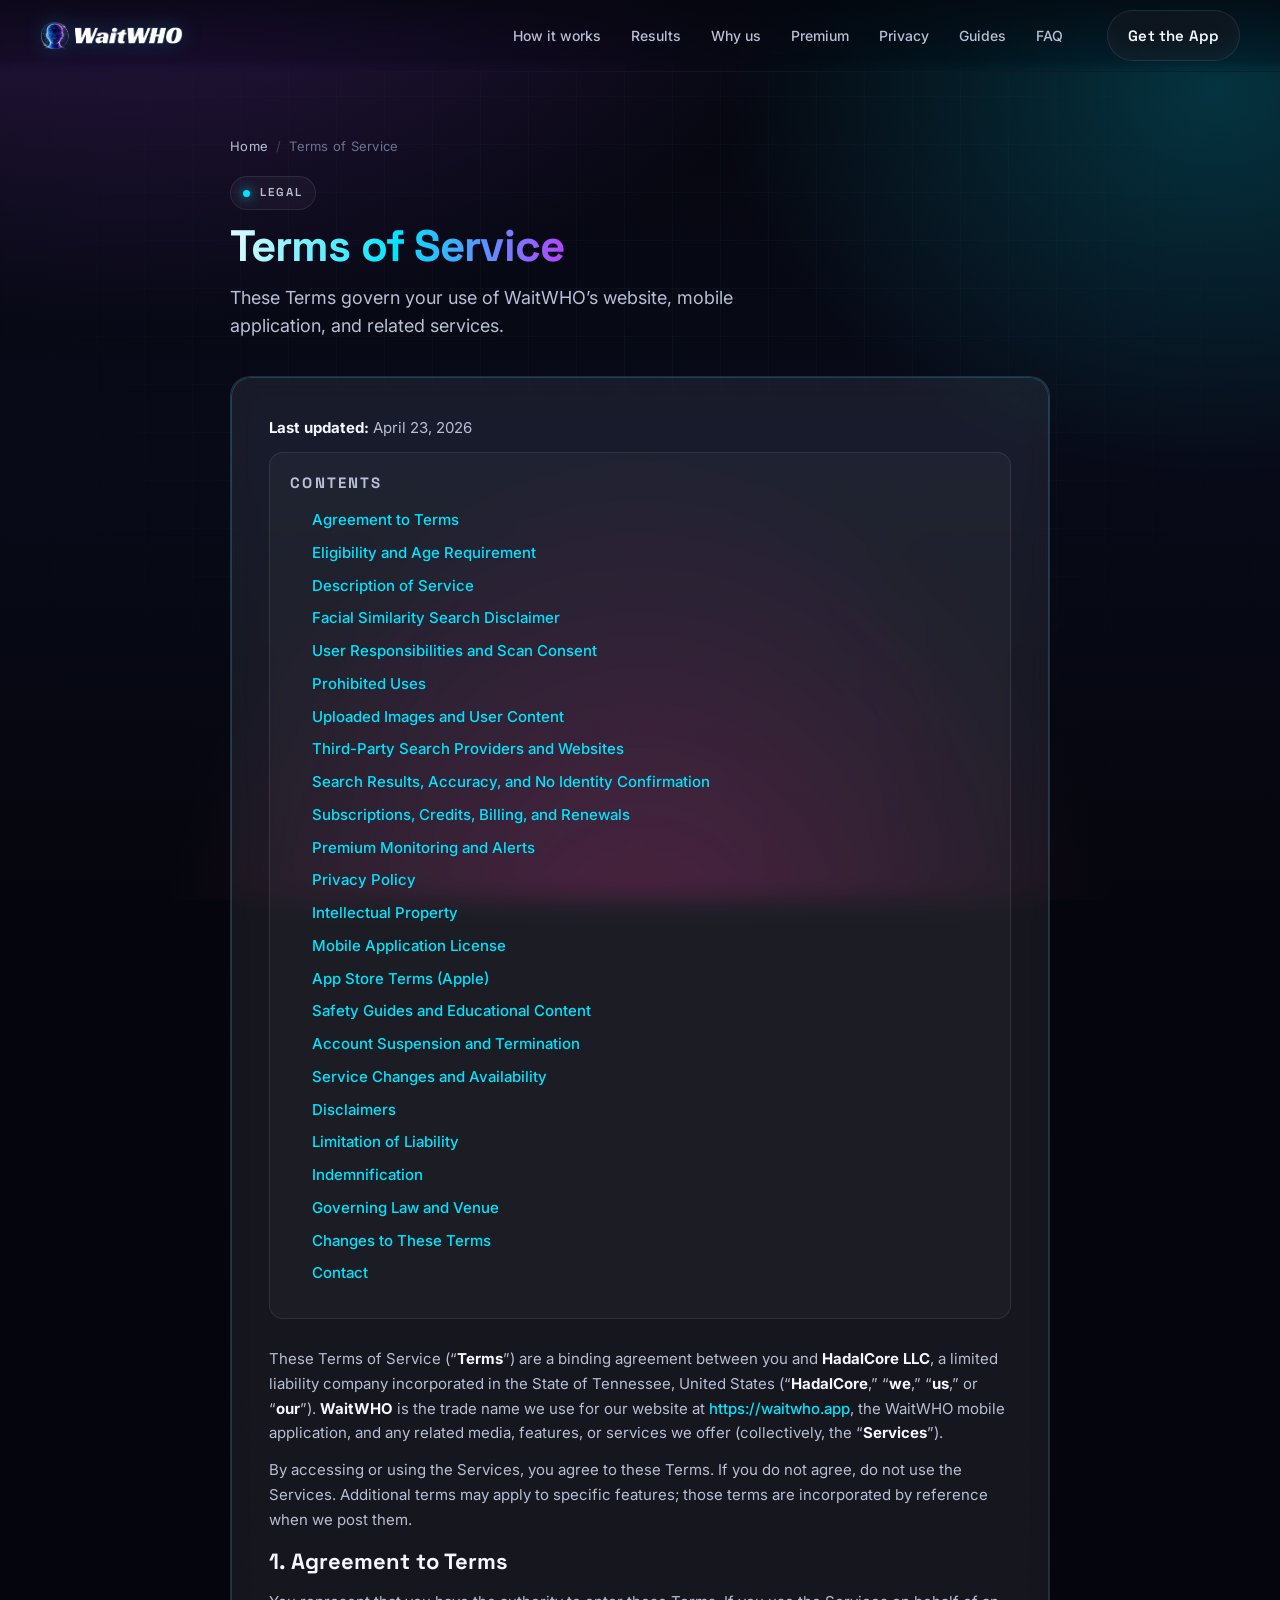
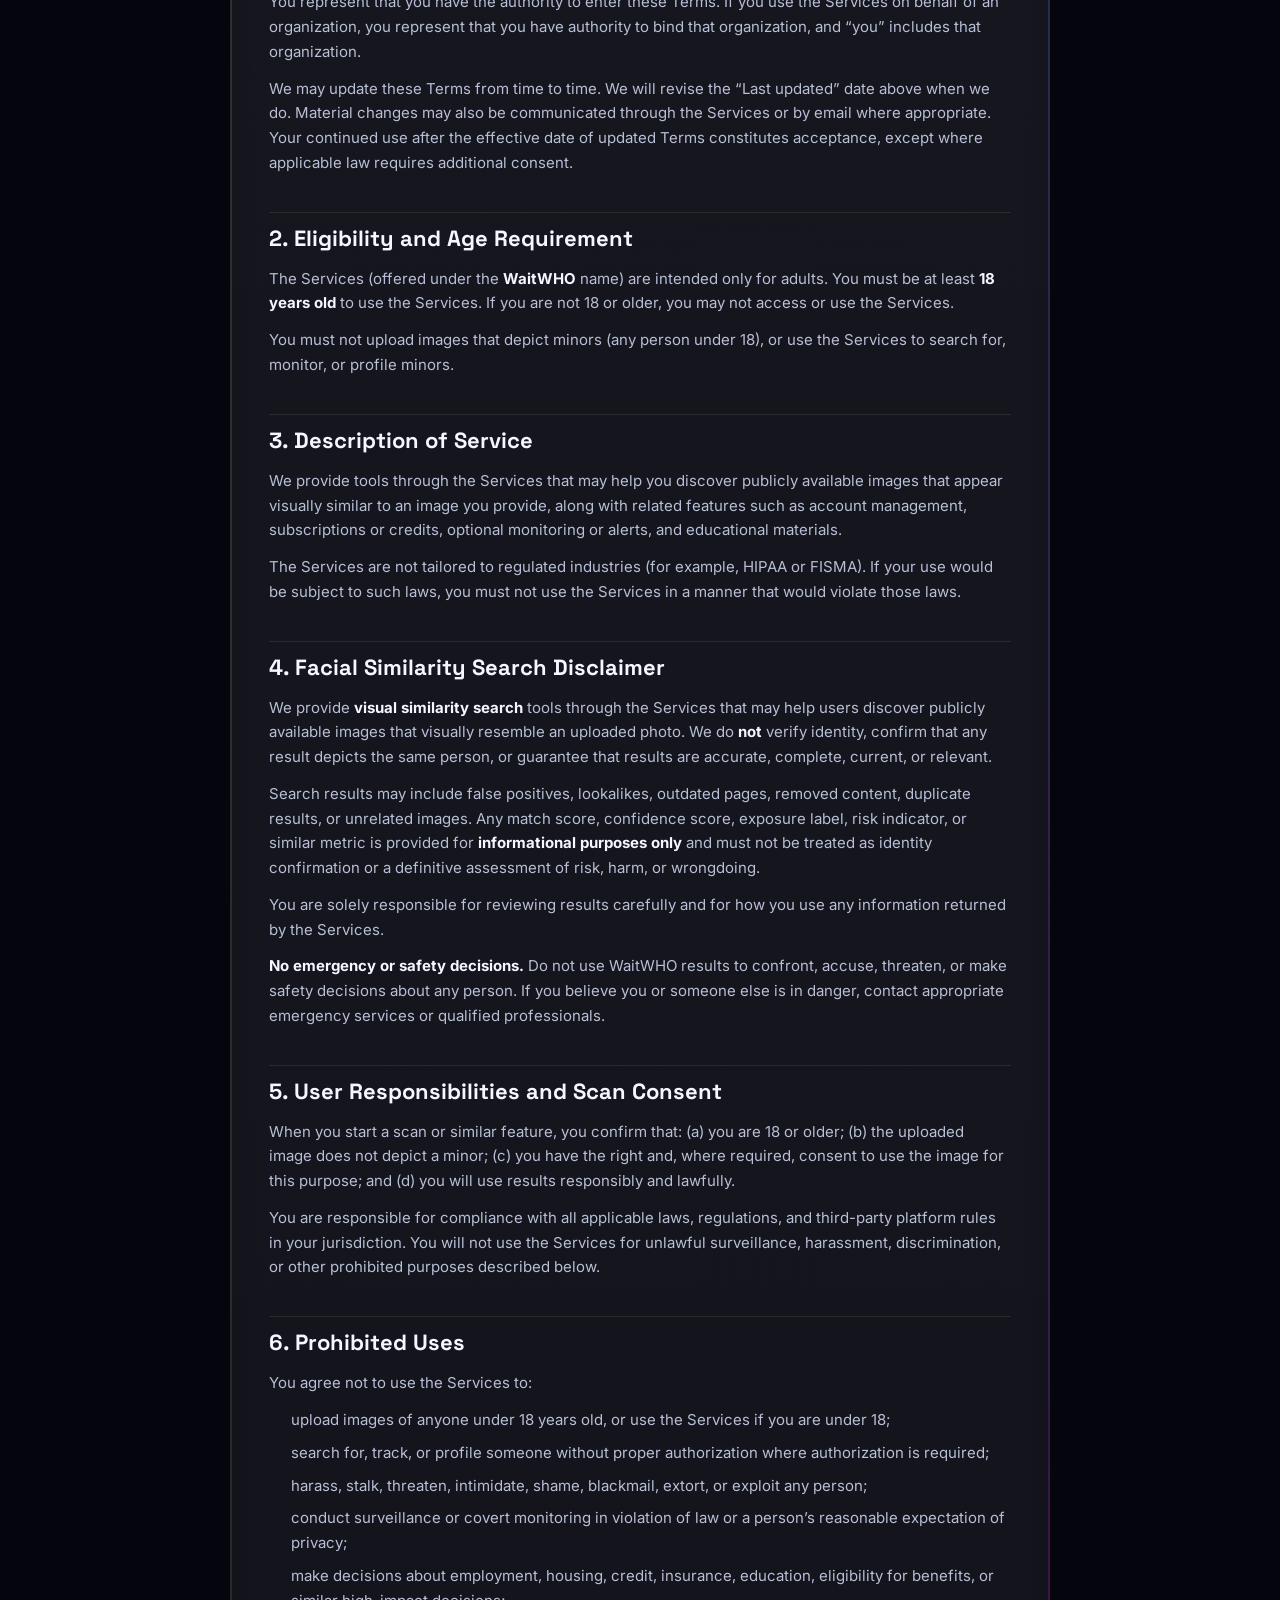
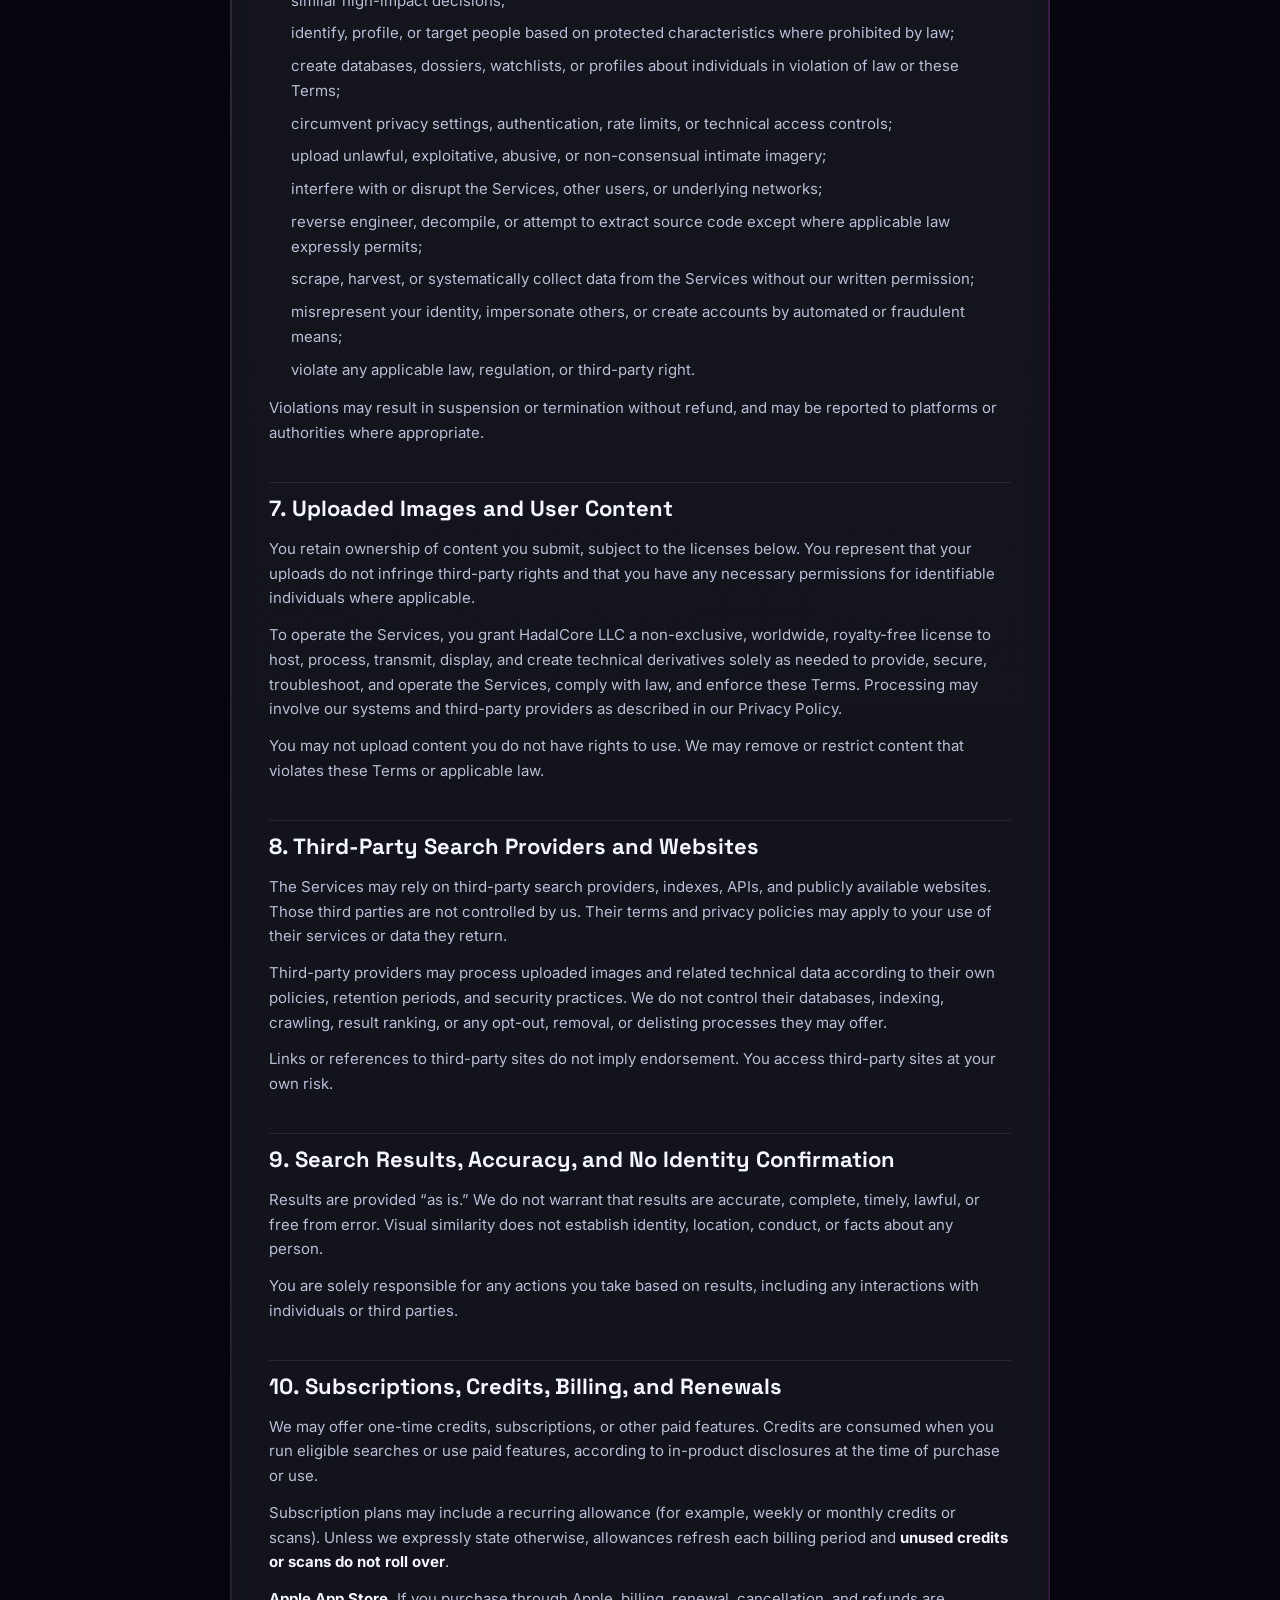
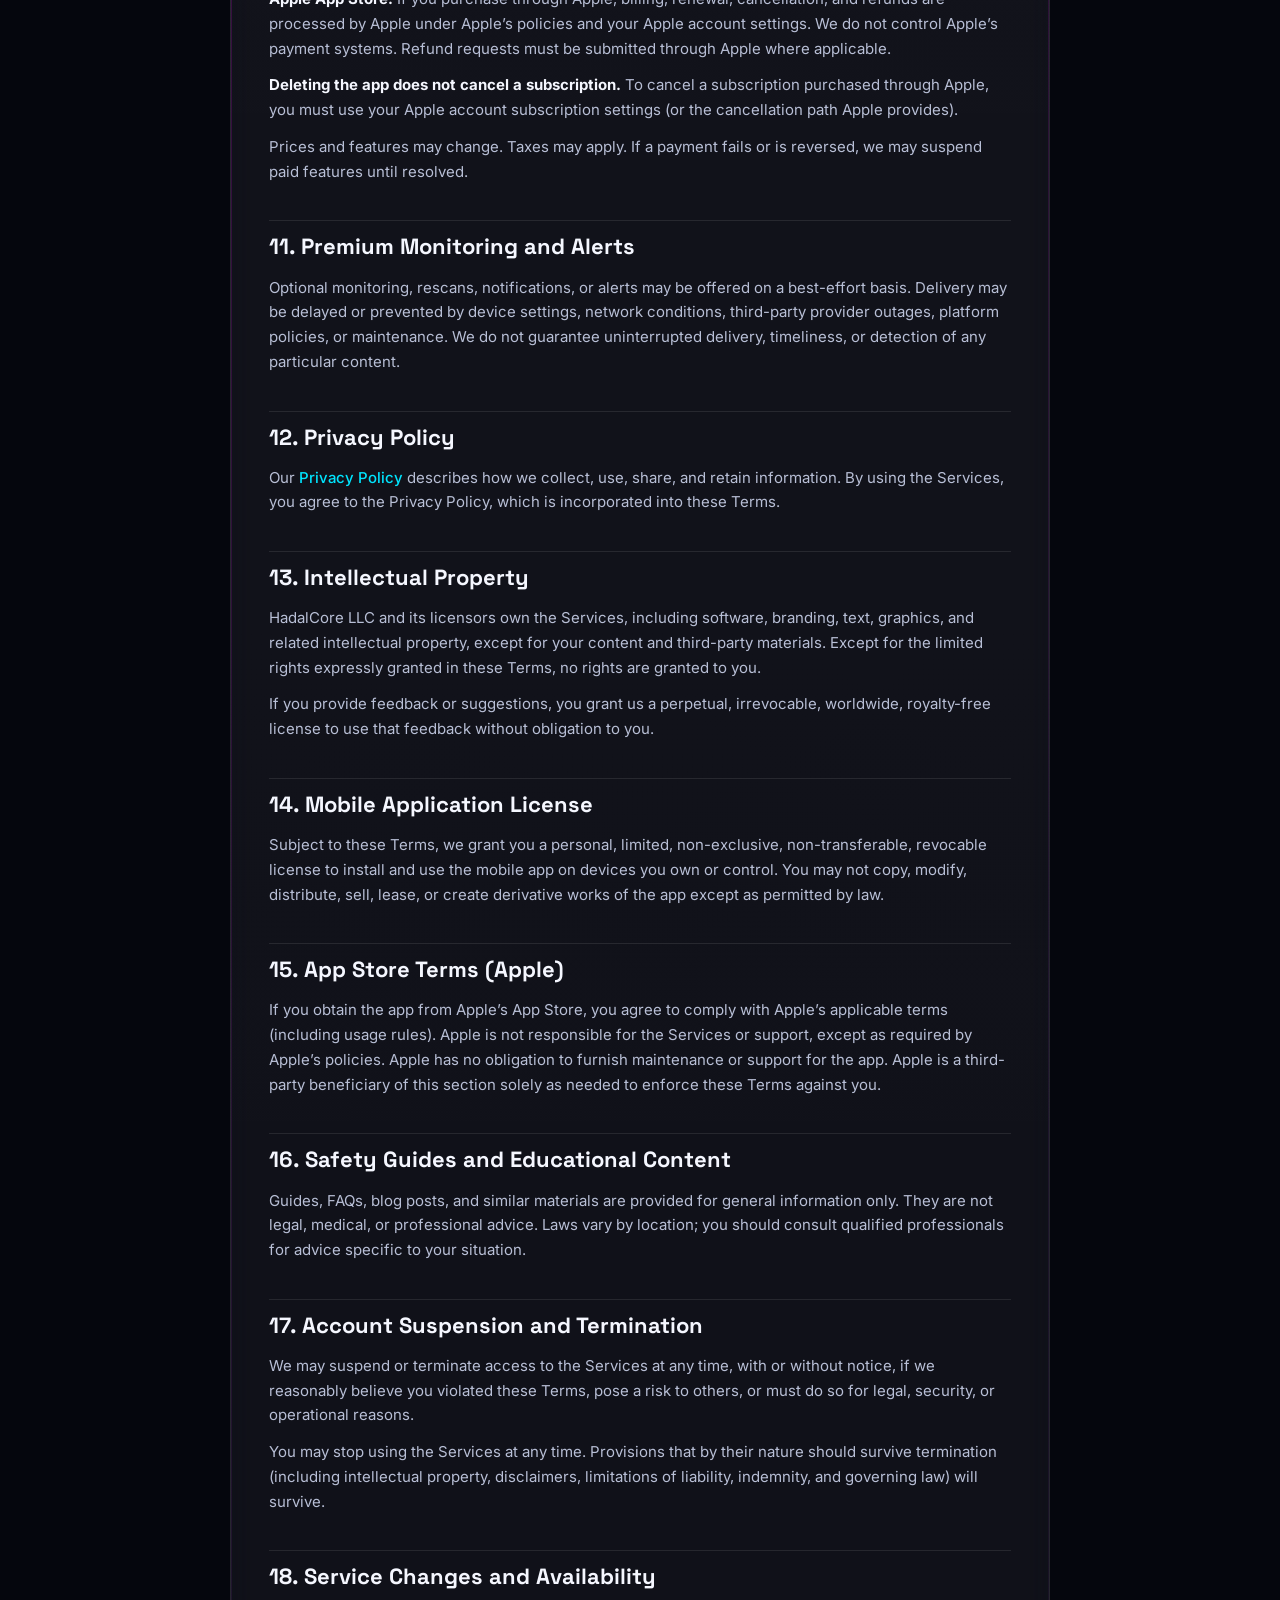
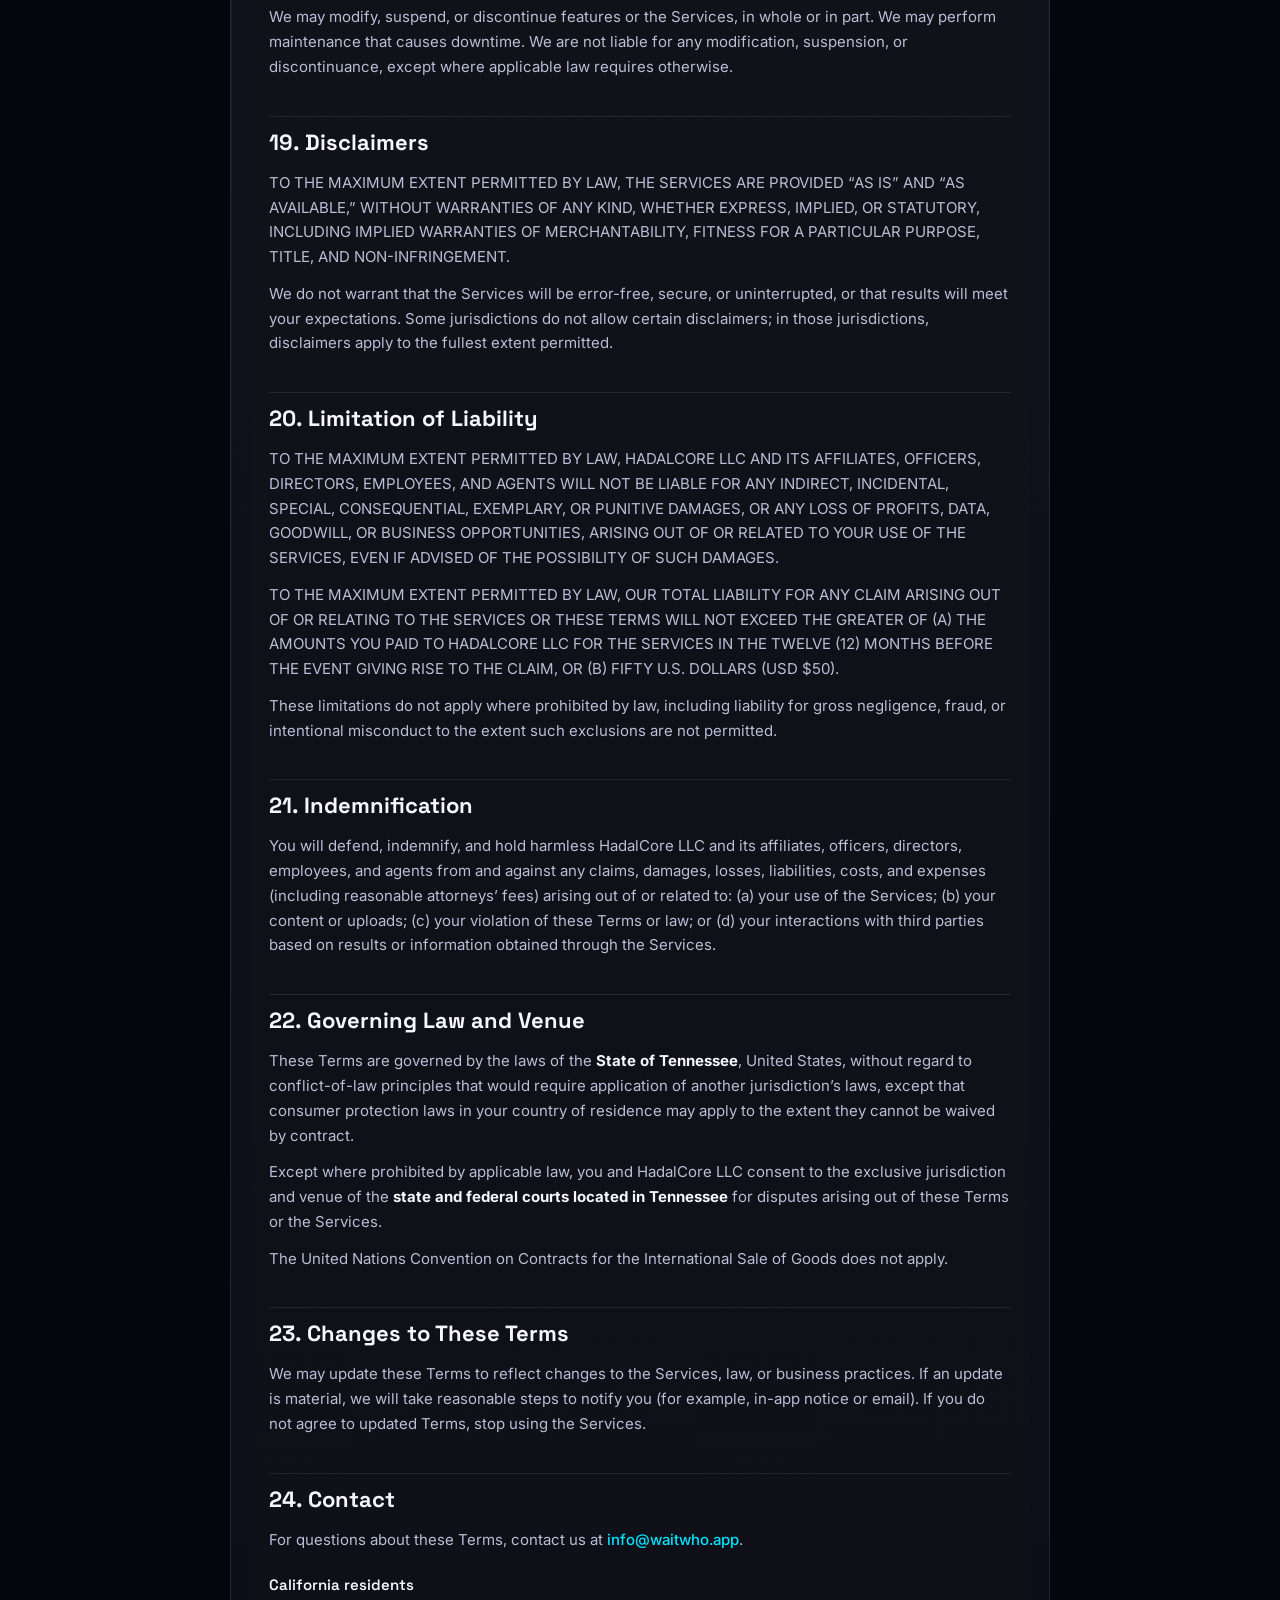
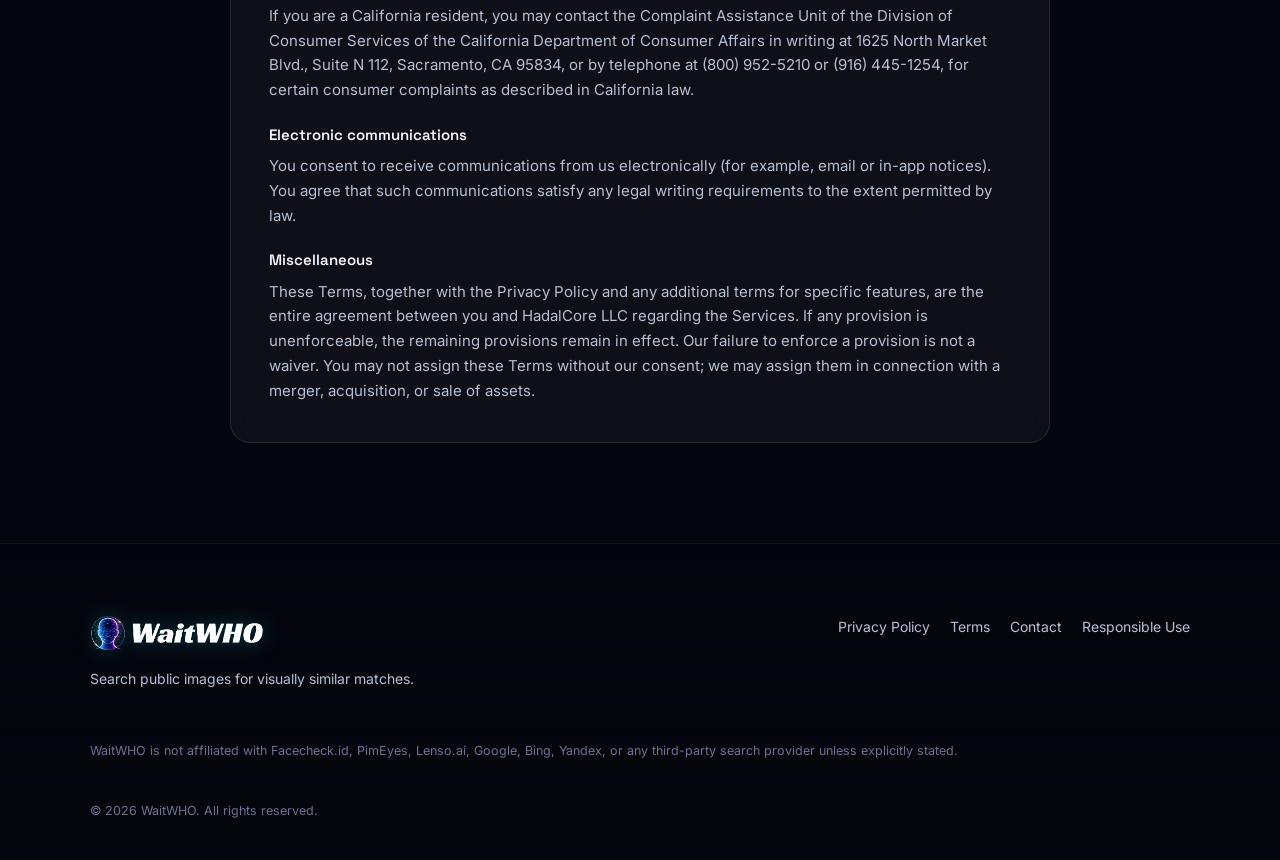
<file: terms.html>
<!doctype html>
<html lang="en">
<head>
    <meta charset="utf-8" />
    <meta http-equiv="x-ua-compatible" content="ie=edge" />
    <meta name="viewport" content="width=device-width, initial-scale=1, viewport-fit=cover" />
    <meta name="theme-color" content="#05060d" />
    <meta name="color-scheme" content="dark" />

    <title>Terms of Service · WaitWHO</title>
    <meta name="description" content="WaitWHO Terms of Service — legal terms for using the WaitWHO website and services." />

    <meta property="og:title" content="Terms of Service · WaitWHO" />
    <meta property="og:description" content="Terms of Service for WaitWHO." />
    <meta property="og:type" content="website" />
    <meta property="og:url" content="https://waitwho.app/terms.html" />
    <meta property="og:image" content="assets/og-cover.png" />
    <meta name="twitter:card" content="summary_large_image" />

    <link rel="icon" type="image/png" href="assets/waitwho-logo.png" />
    <link rel="apple-touch-icon" href="assets/waitwho-logo.png" />

    <link rel="preconnect" href="https://fonts.googleapis.com" />
    <link rel="preconnect" href="https://fonts.gstatic.com" crossorigin />
    <link rel="stylesheet" href="https://fonts.googleapis.com/css2?family=Inter:wght@400;500;600;700;800&family=Space+Grotesk:wght@500;600;700&display=swap" />

    <link rel="stylesheet" href="styles.css?v=25" />
</head>
<body>
    <div class="bg-layer bg-grid" aria-hidden="true"></div>
    <div class="bg-layer bg-glow" aria-hidden="true"></div>

    <header class="nav" role="banner">
        <a class="nav__brand" href="index.html#top" aria-label="WaitWHO home">
            <img class="brand-logo" src="assets/waitwho-logo.png" alt="WaitWHO" />
        </a>
        <nav class="nav__links" aria-label="Primary">
            <a href="index.html#how">How it works</a>
            <a href="index.html#results">Results</a>
            <a href="index.html#different">Why us</a>
            <a href="index.html#premium">Premium</a>
            <a href="privacy.html">Privacy</a>
            <a href="guides/">Guides</a>
            <a href="index.html#faq">FAQ</a>
        </nav>
        <a class="btn btn--ghost nav__cta" href="index.html#download">Get the App</a>

        <button class="nav__hamburger"
                type="button"
                aria-label="Open menu"
                aria-expanded="false"
                aria-controls="mobile-menu">
            <span aria-hidden="true"></span>
            <span aria-hidden="true"></span>
            <span aria-hidden="true"></span>
        </button>
    </header>

<aside id="mobile-menu" class="mobile-menu" aria-hidden="true" aria-label="Mobile menu">
    <div class="mobile-menu__backdrop" data-close-menu></div>

    <div class="mobile-menu__panel">
        <div class="mobile-menu__top">
            <img class="mobile-menu__logo" src="assets/waitwho-logo.png" alt="WaitWHO" />

            <button class="mobile-menu__close" type="button" data-close-menu aria-label="Close menu">
                ×
            </button>
        </div>

        <p class="mobile-menu__tagline">What’s still out there?</p>

        <nav class="mobile-menu__links" aria-label="Mobile primary">
            <a href="index.html#how">How it works</a>
            <a href="index.html#results">Results</a>
            <a href="index.html#different">Why us</a>
            <a href="index.html#premium">Premium</a>
            <a href="privacy.html">Privacy</a>
            <a href="guides/">Guides</a>
            <a href="index.html#faq">FAQ</a>
        </nav>

        <div class="mobile-menu__cta">
            <a class="btn btn--ghost" href="index.html#download">Get the App</a>
        </div>
    </div>
</aside>

    <main class="contact-page legal-page" id="top">
        <div class="container contact-page__inner">
            <nav class="contact-crumbs" aria-label="Breadcrumb">
                <a href="index.html">Home</a>
                <span class="contact-crumbs__sep">/</span>
                <span>Terms of Service</span>
            </nav>

            <header class="contact-page__head">
                <span class="eyebrow">
                    <span class="eyebrow__dot"></span>
                    LEGAL
                </span>
                <h1 id="terms-doc-title" class="contact-page__title"><span class="gradient-text">Terms of Service</span></h1>
                <p class="contact-page__lede">
                    These Terms govern your use of WaitWHO’s website, mobile application, and related services.
                </p>
            </header>

            <article class="legal-doc glass-card" aria-labelledby="terms-doc-title">
                <p class="legal-doc__meta"><strong>Last updated:</strong> April 23, 2026</p>

                <nav class="legal-doc__toc" aria-label="Table of contents">
                    <p class="legal-doc__toc-title">Contents</p>
                    <ol>
                        <li><a href="#sec-1">Agreement to Terms</a></li>
                        <li><a href="#sec-2">Eligibility and Age Requirement</a></li>
                        <li><a href="#sec-3">Description of Service</a></li>
                        <li><a href="#sec-4">Facial Similarity Search Disclaimer</a></li>
                        <li><a href="#sec-5">User Responsibilities and Scan Consent</a></li>
                        <li><a href="#sec-6">Prohibited Uses</a></li>
                        <li><a href="#sec-7">Uploaded Images and User Content</a></li>
                        <li><a href="#sec-8">Third-Party Search Providers and Websites</a></li>
                        <li><a href="#sec-9">Search Results, Accuracy, and No Identity Confirmation</a></li>
                        <li><a href="#sec-10">Subscriptions, Credits, Billing, and Renewals</a></li>
                        <li><a href="#sec-11">Premium Monitoring and Alerts</a></li>
                        <li><a href="#sec-12">Privacy Policy</a></li>
                        <li><a href="#sec-13">Intellectual Property</a></li>
                        <li><a href="#sec-14">Mobile Application License</a></li>
                        <li><a href="#sec-15">App Store Terms (Apple)</a></li>
                        <li><a href="#sec-16">Safety Guides and Educational Content</a></li>
                        <li><a href="#sec-17">Account Suspension and Termination</a></li>
                        <li><a href="#sec-18">Service Changes and Availability</a></li>
                        <li><a href="#sec-19">Disclaimers</a></li>
                        <li><a href="#sec-20">Limitation of Liability</a></li>
                        <li><a href="#sec-21">Indemnification</a></li>
                        <li><a href="#sec-22">Governing Law and Venue</a></li>
                        <li><a href="#sec-23">Changes to These Terms</a></li>
                        <li><a href="#sec-24">Contact</a></li>
                    </ol>
                </nav>

                <p>
                    These Terms of Service (“<strong>Terms</strong>”) are a binding agreement between you and
                    <strong>HadalCore LLC</strong>, a limited liability company incorporated in the State of Tennessee, United States
                    (“<strong>HadalCore</strong>,” “<strong>we</strong>,” “<strong>us</strong>,” or “<strong>our</strong>”).
                    <strong>WaitWHO</strong> is the trade name we use for our website at <a href="https://waitwho.app">https://waitwho.app</a>,
                    the WaitWHO mobile application, and any related media, features, or services we offer (collectively, the “<strong>Services</strong>”).
                </p>
                <p>
                    By accessing or using the Services, you agree to these Terms. If you do not agree, do not use the Services.
                    Additional terms may apply to specific features; those terms are incorporated by reference when we post them.
                </p>

                <h2 id="sec-1">1. Agreement to Terms</h2>
                <p>
                    You represent that you have the authority to enter these Terms. If you use the Services on behalf of an organization,
                    you represent that you have authority to bind that organization, and “you” includes that organization.
                </p>
                <p>
                    We may update these Terms from time to time. We will revise the “Last updated” date above when we do.
                    Material changes may also be communicated through the Services or by email where appropriate.
                    Your continued use after the effective date of updated Terms constitutes acceptance, except where applicable law requires additional consent.
                </p>

                <h2 id="sec-2">2. Eligibility and Age Requirement</h2>
                <p>
                    The Services (offered under the <strong>WaitWHO</strong> name) are intended only for adults. You must be at least <strong>18 years old</strong> to use the Services.
                    If you are not 18 or older, you may not access or use the Services.
                </p>
                <p>
                    You must not upload images that depict minors (any person under 18), or use the Services to search for, monitor, or profile minors.
                </p>

                <h2 id="sec-3">3. Description of Service</h2>
                <p>
                    We provide tools through the Services that may help you discover publicly available images that appear visually similar to an image you provide,
                    along with related features such as account management, subscriptions or credits, optional monitoring or alerts, and educational materials.
                </p>
                <p>
                    The Services are not tailored to regulated industries (for example, HIPAA or FISMA). If your use would be subject to such laws,
                    you must not use the Services in a manner that would violate those laws.
                </p>

                <h2 id="sec-4">4. Facial Similarity Search Disclaimer</h2>
                <p>
                    We provide <strong>visual similarity search</strong> tools through the Services that may help users discover publicly available images that visually resemble an uploaded photo.
                    We do <strong>not</strong> verify identity, confirm that any result depicts the same person, or guarantee that results are accurate, complete, current, or relevant.
                </p>
                <p>
                    Search results may include false positives, lookalikes, outdated pages, removed content, duplicate results, or unrelated images.
                    Any match score, confidence score, exposure label, risk indicator, or similar metric is provided for <strong>informational purposes only</strong>
                    and must not be treated as identity confirmation or a definitive assessment of risk, harm, or wrongdoing.
                </p>
                <p>
                    You are solely responsible for reviewing results carefully and for how you use any information returned by the Services.
                </p>
                <p>
                    <strong>No emergency or safety decisions.</strong> Do not use WaitWHO results to confront, accuse, threaten, or make safety decisions about any person.
                    If you believe you or someone else is in danger, contact appropriate emergency services or qualified professionals.
                </p>

                <h2 id="sec-5">5. User Responsibilities and Scan Consent</h2>
                <p>
                    When you start a scan or similar feature, you confirm that: (a) you are 18 or older; (b) the uploaded image does not depict a minor;
                    (c) you have the right and, where required, consent to use the image for this purpose; and (d) you will use results responsibly and lawfully.
                </p>
                <p>
                    You are responsible for compliance with all applicable laws, regulations, and third-party platform rules in your jurisdiction.
                    You will not use the Services for unlawful surveillance, harassment, discrimination, or other prohibited purposes described below.
                </p>

                <h2 id="sec-6">6. Prohibited Uses</h2>
                <p>You agree not to use the Services to:</p>
                <ul>
                    <li>upload images of anyone under 18 years old, or use the Services if you are under 18;</li>
                    <li>search for, track, or profile someone without proper authorization where authorization is required;</li>
                    <li>harass, stalk, threaten, intimidate, shame, blackmail, extort, or exploit any person;</li>
                    <li>conduct surveillance or covert monitoring in violation of law or a person’s reasonable expectation of privacy;</li>
                    <li>make decisions about employment, housing, credit, insurance, education, eligibility for benefits, or similar high-impact decisions;</li>
                    <li>identify, profile, or target people based on protected characteristics where prohibited by law;</li>
                    <li>create databases, dossiers, watchlists, or profiles about individuals in violation of law or these Terms;</li>
                    <li>circumvent privacy settings, authentication, rate limits, or technical access controls;</li>
                    <li>upload unlawful, exploitative, abusive, or non-consensual intimate imagery;</li>
                    <li>interfere with or disrupt the Services, other users, or underlying networks;</li>
                    <li>reverse engineer, decompile, or attempt to extract source code except where applicable law expressly permits;</li>
                    <li>scrape, harvest, or systematically collect data from the Services without our written permission;</li>
                    <li>misrepresent your identity, impersonate others, or create accounts by automated or fraudulent means;</li>
                    <li>violate any applicable law, regulation, or third-party right.</li>
                </ul>
                <p>
                    Violations may result in suspension or termination without refund, and may be reported to platforms or authorities where appropriate.
                </p>

                <h2 id="sec-7">7. Uploaded Images and User Content</h2>
                <p>
                    You retain ownership of content you submit, subject to the licenses below. You represent that your uploads do not infringe third-party rights
                    and that you have any necessary permissions for identifiable individuals where applicable.
                </p>
                <p>
                    To operate the Services, you grant HadalCore LLC a non-exclusive, worldwide, royalty-free license to host, process, transmit, display, and create
                    technical derivatives solely as needed to provide, secure, troubleshoot, and operate the Services, comply with law, and enforce these Terms.
                    Processing may involve our systems and third-party providers as described in our Privacy Policy.
                </p>
                <p>
                    You may not upload content you do not have rights to use. We may remove or restrict content that violates these Terms or applicable law.
                </p>

                <h2 id="sec-8">8. Third-Party Search Providers and Websites</h2>
                <p>
                    The Services may rely on third-party search providers, indexes, APIs, and publicly available websites. Those third parties are not controlled by us.
                    Their terms and privacy policies may apply to your use of their services or data they return.
                </p>
                <p>
                    Third-party providers may process uploaded images and related technical data according to their own policies, retention periods, and security practices.
                    We do not control their databases, indexing, crawling, result ranking, or any opt-out, removal, or delisting processes they may offer.
                </p>
                <p>
                    Links or references to third-party sites do not imply endorsement. You access third-party sites at your own risk.
                </p>

                <h2 id="sec-9">9. Search Results, Accuracy, and No Identity Confirmation</h2>
                <p>
                    Results are provided “as is.” We do not warrant that results are accurate, complete, timely, lawful, or free from error.
                    Visual similarity does not establish identity, location, conduct, or facts about any person.
                </p>
                <p>
                    You are solely responsible for any actions you take based on results, including any interactions with individuals or third parties.
                </p>

                <h2 id="sec-10">10. Subscriptions, Credits, Billing, and Renewals</h2>
                <p>
                    We may offer one-time credits, subscriptions, or other paid features. Credits are consumed when you run eligible searches or use paid features,
                    according to in-product disclosures at the time of purchase or use.
                </p>
                <p>
                    Subscription plans may include a recurring allowance (for example, weekly or monthly credits or scans). Unless we expressly state otherwise,
                    allowances refresh each billing period and <strong>unused credits or scans do not roll over</strong>.
                </p>
                <p>
                    <strong>Apple App Store.</strong> If you purchase through Apple, billing, renewal, cancellation, and refunds are processed by Apple under Apple’s policies and your Apple account settings.
                    We do not control Apple’s payment systems. Refund requests must be submitted through Apple where applicable.
                </p>
                <p>
                    <strong>Deleting the app does not cancel a subscription.</strong> To cancel a subscription purchased through Apple, you must use your Apple account subscription settings (or the cancellation path Apple provides).
                </p>
                <p>
                    Prices and features may change. Taxes may apply. If a payment fails or is reversed, we may suspend paid features until resolved.
                </p>

                <h2 id="sec-11">11. Premium Monitoring and Alerts</h2>
                <p>
                    Optional monitoring, rescans, notifications, or alerts may be offered on a best-effort basis. Delivery may be delayed or prevented by device settings,
                    network conditions, third-party provider outages, platform policies, or maintenance. We do not guarantee uninterrupted delivery, timeliness, or detection of any particular content.
                </p>

                <h2 id="sec-12">12. Privacy Policy</h2>
                <p>
                    Our <a href="privacy.html">Privacy Policy</a> describes how we collect, use, share, and retain information. By using the Services, you agree to the Privacy Policy,
                    which is incorporated into these Terms.
                </p>

                <h2 id="sec-13">13. Intellectual Property</h2>
                <p>
                    HadalCore LLC and its licensors own the Services, including software, branding, text, graphics, and related intellectual property, except for your content and third-party materials.
                    Except for the limited rights expressly granted in these Terms, no rights are granted to you.
                </p>
                <p>
                    If you provide feedback or suggestions, you grant us a perpetual, irrevocable, worldwide, royalty-free license to use that feedback without obligation to you.
                </p>

                <h2 id="sec-14">14. Mobile Application License</h2>
                <p>
                    Subject to these Terms, we grant you a personal, limited, non-exclusive, non-transferable, revocable license to install and use the mobile app on devices you own or control.
                    You may not copy, modify, distribute, sell, lease, or create derivative works of the app except as permitted by law.
                </p>

                <h2 id="sec-15">15. App Store Terms (Apple)</h2>
                <p>
                    If you obtain the app from Apple’s App Store, you agree to comply with Apple’s applicable terms (including usage rules). Apple is not responsible for the Services or support,
                    except as required by Apple’s policies. Apple has no obligation to furnish maintenance or support for the app. Apple is a third-party beneficiary of this section solely as needed to enforce these Terms against you.
                </p>

                <h2 id="sec-16">16. Safety Guides and Educational Content</h2>
                <p>
                    Guides, FAQs, blog posts, and similar materials are provided for general information only. They are not legal, medical, or professional advice.
                    Laws vary by location; you should consult qualified professionals for advice specific to your situation.
                </p>

                <h2 id="sec-17">17. Account Suspension and Termination</h2>
                <p>
                    We may suspend or terminate access to the Services at any time, with or without notice, if we reasonably believe you violated these Terms, pose a risk to others,
                    or must do so for legal, security, or operational reasons.
                </p>
                <p>
                    You may stop using the Services at any time. Provisions that by their nature should survive termination (including intellectual property, disclaimers, limitations of liability,
                    indemnity, and governing law) will survive.
                </p>

                <h2 id="sec-18">18. Service Changes and Availability</h2>
                <p>
                    We may modify, suspend, or discontinue features or the Services, in whole or in part. We may perform maintenance that causes downtime.
                    We are not liable for any modification, suspension, or discontinuance, except where applicable law requires otherwise.
                </p>

                <h2 id="sec-19">19. Disclaimers</h2>
                <p>
                    TO THE MAXIMUM EXTENT PERMITTED BY LAW, THE SERVICES ARE PROVIDED “AS IS” AND “AS AVAILABLE,” WITHOUT WARRANTIES OF ANY KIND, WHETHER EXPRESS, IMPLIED, OR STATUTORY,
                    INCLUDING IMPLIED WARRANTIES OF MERCHANTABILITY, FITNESS FOR A PARTICULAR PURPOSE, TITLE, AND NON-INFRINGEMENT.
                </p>
                <p>
                    We do not warrant that the Services will be error-free, secure, or uninterrupted, or that results will meet your expectations.
                    Some jurisdictions do not allow certain disclaimers; in those jurisdictions, disclaimers apply to the fullest extent permitted.
                </p>

                <h2 id="sec-20">20. Limitation of Liability</h2>
                <p>
                    TO THE MAXIMUM EXTENT PERMITTED BY LAW, HADALCORE LLC AND ITS AFFILIATES, OFFICERS, DIRECTORS, EMPLOYEES, AND AGENTS WILL NOT BE LIABLE FOR ANY INDIRECT, INCIDENTAL, SPECIAL,
                    CONSEQUENTIAL, EXEMPLARY, OR PUNITIVE DAMAGES, OR ANY LOSS OF PROFITS, DATA, GOODWILL, OR BUSINESS OPPORTUNITIES, ARISING OUT OF OR RELATED TO YOUR USE OF THE SERVICES,
                    EVEN IF ADVISED OF THE POSSIBILITY OF SUCH DAMAGES.
                </p>
                <p>
                    TO THE MAXIMUM EXTENT PERMITTED BY LAW, OUR TOTAL LIABILITY FOR ANY CLAIM ARISING OUT OF OR RELATING TO THE SERVICES OR THESE TERMS WILL NOT EXCEED THE GREATER OF
                    (A) THE AMOUNTS YOU PAID TO HADALCORE LLC FOR THE SERVICES IN THE TWELVE (12) MONTHS BEFORE THE EVENT GIVING RISE TO THE CLAIM, OR (B) FIFTY U.S. DOLLARS (USD $50).
                </p>
                <p>
                    These limitations do not apply where prohibited by law, including liability for gross negligence, fraud, or intentional misconduct to the extent such exclusions are not permitted.
                </p>

                <h2 id="sec-21">21. Indemnification</h2>
                <p>
                    You will defend, indemnify, and hold harmless HadalCore LLC and its affiliates, officers, directors, employees, and agents from and against any claims, damages, losses, liabilities,
                    costs, and expenses (including reasonable attorneys’ fees) arising out of or related to: (a) your use of the Services; (b) your content or uploads; (c) your violation of these Terms or law;
                    or (d) your interactions with third parties based on results or information obtained through the Services.
                </p>

                <h2 id="sec-22">22. Governing Law and Venue</h2>
                <p>
                    These Terms are governed by the laws of the <strong>State of Tennessee</strong>, United States, without regard to conflict-of-law principles that would require application of another jurisdiction’s laws,
                    except that consumer protection laws in your country of residence may apply to the extent they cannot be waived by contract.
                </p>
                <p>
                    Except where prohibited by applicable law, you and HadalCore LLC consent to the exclusive jurisdiction and venue of the <strong>state and federal courts located in Tennessee</strong>
                    for disputes arising out of these Terms or the Services.
                </p>
                <p>
                    The United Nations Convention on Contracts for the International Sale of Goods does not apply.
                </p>

                <h2 id="sec-23">23. Changes to These Terms</h2>
                <p>
                    We may update these Terms to reflect changes to the Services, law, or business practices. If an update is material, we will take reasonable steps to notify you
                    (for example, in-app notice or email). If you do not agree to updated Terms, stop using the Services.
                </p>

                <h2 id="sec-24">24. Contact</h2>
                <p>
                    For questions about these Terms, contact us at <a href="mailto:info@waitwho.app">info@waitwho.app</a>.
                </p>

                <h3>California residents</h3>
                <p>
                    If you are a California resident, you may contact the Complaint Assistance Unit of the Division of Consumer Services of the California Department of Consumer Affairs in writing at
                    1625 North Market Blvd., Suite N 112, Sacramento, CA 95834, or by telephone at (800) 952-5210 or (916) 445-1254, for certain consumer complaints as described in California law.
                </p>

                <h3>Electronic communications</h3>
                <p>
                    You consent to receive communications from us electronically (for example, email or in-app notices). You agree that such communications satisfy any legal writing requirements to the extent permitted by law.
                </p>

                <h3>Miscellaneous</h3>
                <p>
                    These Terms, together with the Privacy Policy and any additional terms for specific features, are the entire agreement between you and HadalCore LLC regarding the Services.
                    If any provision is unenforceable, the remaining provisions remain in effect. Our failure to enforce a provision is not a waiver. You may not assign these Terms without our consent; we may assign them in connection with a merger, acquisition, or sale of assets.
                </p>
            </article>
        </div>
    </main>

    <footer class="footer" role="contentinfo">
        <div class="container footer__inner">
            <div class="footer__brand">
                <img class="brand-logo brand-logo--lg" src="assets/waitwho-logo.png" alt="WaitWHO" />
                <p class="footer__tagline">Search public images for visually similar matches.</p>
            </div>

            <nav class="footer__links" aria-label="Footer">
                <a href="privacy.html">Privacy Policy</a>
                <a href="terms.html" aria-current="page">Terms</a>
                <a href="contact.html">Contact</a>
                <a href="index.html#privacy">Responsible Use</a>
            </nav>

            <p class="footer__disclaimer">
                WaitWHO is not affiliated with Facecheck.id, PimEyes, Lenso.ai, Google, Bing, Yandex, or any third-party search provider unless explicitly stated.
            </p>

            <p class="footer__copy">© <span id="year"></span> WaitWHO. All rights reserved.</p>
        </div>
    </footer>

    <button type="button"
            id="back-to-top"
            class="back-to-top"
            aria-label="Back to top"
            hidden>
        <svg viewBox="0 0 24 24" aria-hidden="true" focusable="false">
            <path fill="none" stroke="currentColor" stroke-width="2.2" stroke-linecap="round" stroke-linejoin="round" d="M12 19V6M6 12l6-6 6 6"/>
        </svg>
    </button>

    <script>
        (function () {
            var y = document.getElementById('year');
            if (y) y.textContent = String(new Date().getFullYear());

            var reduceMotion = window.matchMedia('(prefers-reduced-motion: reduce)').matches;

            var btn = document.getElementById('back-to-top');
            if (btn) {
                btn.hidden = false;
                var SHOW_AFTER = 400;
                var ticking = false;

                function updateBtn() {
                    ticking = false;
                    var sy = window.scrollY || document.documentElement.scrollTop || 0;
                    btn.classList.toggle('is-visible', sy > SHOW_AFTER);
                }

                window.addEventListener('scroll', function () {
                    if (ticking) return;
                    ticking = true;
                    requestAnimationFrame(updateBtn);
                }, { passive: true });

                btn.addEventListener('click', function () {
                    window.scrollTo({ top: 0, behavior: reduceMotion ? 'auto' : 'smooth' });
                });

                updateBtn();
            }

            var toggle = document.querySelector('.nav__hamburger');
            var menu = document.getElementById('mobile-menu');
            if (!toggle || !menu) return;

            var panel = menu.querySelector('.mobile-menu__panel');
            var linkEls = menu.querySelectorAll('a, button');
            var lastFocus = null;
            var lockedScrollY = 0;
            var menuOpenedAt = 0;

            function lockBodyScroll() {
                lockedScrollY = window.scrollY || document.documentElement.scrollTop || 0;
                var b = document.body;
                b.style.position = 'fixed';
                b.style.top = '-' + lockedScrollY + 'px';
                b.style.left = '0';
                b.style.right = '0';
                b.style.width = '100%';
            }

            function unlockBodyScroll() {
                var b = document.body;
                b.style.position = '';
                b.style.top = '';
                b.style.left = '';
                b.style.right = '';
                b.style.width = '';
                window.scrollTo(0, lockedScrollY);
            }

            function openMenu() {
                menuOpenedAt = Date.now();
                lastFocus = document.activeElement;
                lockBodyScroll();
                menu.classList.add('is-open');
                menu.setAttribute('aria-hidden', 'false');
                toggle.setAttribute('aria-expanded', 'true');
                toggle.setAttribute('aria-label', 'Close menu');
                document.body.classList.add('menu-open');
                if (panel && typeof panel.focus === 'function') {
                    panel.setAttribute('tabindex', '-1');
                    panel.focus({ preventScroll: true });
                }
            }

            function closeMenu() {
                menu.classList.remove('is-open');
                menu.setAttribute('aria-hidden', 'true');
                toggle.setAttribute('aria-expanded', 'false');
                toggle.setAttribute('aria-label', 'Open menu');
                document.body.classList.remove('menu-open');
                unlockBodyScroll();
                if (lastFocus && typeof lastFocus.focus === 'function') {
                    lastFocus.focus({ preventScroll: true });
                }
            }

            function closeFromBackdrop(e) {
                if (Date.now() - menuOpenedAt < 450) {
                    if (e) { e.preventDefault(); e.stopPropagation(); }
                    return;
                }
                closeMenu();
            }

            toggle.addEventListener('click', function () {
                if (menu.classList.contains('is-open')) closeMenu();
                else openMenu();
            });

            menu.querySelectorAll('[data-close-menu]').forEach(function (el) {
                el.addEventListener('click', closeFromBackdrop);
            });

            linkEls.forEach(function (el) { el.addEventListener('click', closeMenu); });

            document.addEventListener('keydown', function (e) {
                if (e.key === 'Escape' && menu.classList.contains('is-open')) {
                    e.preventDefault();
                    closeMenu();
                }
            });

            var mql = window.matchMedia('(min-width: 821px)');
            function onMql() {
                if (mql.matches && menu.classList.contains('is-open')) closeMenu();
            }
            if (mql.addEventListener) mql.addEventListener('change', onMql);
            else if (mql.addListener) mql.addListener(onMql);
        })();
    </script>
</body>
</html>
</file>
<file: styles.css>
/* =============================================================
   WaitWHO — landing styles
   Dark cyberpunk · neon cyan / magenta / purple · glassmorphism
   All brand tokens are CSS variables. No external JS needed.
   ============================================================= */

/* -------------------------------------------------------------
   TOKENS
------------------------------------------------------------- */
:root {
    /* Brand — keep in sync with iOS Theme.swift */
    --neon-cyan:    #00E5FF;
    --neon-cyan-2:  #38BDF8;
    --neon-magenta: #FF00FF;
    --neon-pink:    #D42C8C;
    --neon-purple:  #7739B1;
    --neon-indigo:  #4246C8;

    /* Surfaces */
    --bg-0: #05060D;
    --bg-1: #0B0D1A;
    --bg-2: #121427;
    --glass:        rgba(255, 255, 255, 0.04);
    --glass-strong: rgba(255, 255, 255, 0.07);
    --glass-border: rgba(255, 255, 255, 0.09);
    --glass-border-strong: rgba(255, 255, 255, 0.14);

    /* Text */
    --text-primary:   #F5F7FF;
    --text-secondary: #B8BFD6;
    --text-tertiary:  #6B7192;

    /* Radii & spacing */
    --r-sm:  8px;
    --r-md: 14px;
    --r-lg: 20px;
    --r-xl: 28px;

    /* Type */
    --font-body:    "Inter", system-ui, -apple-system, "Segoe UI", Roboto, "Helvetica Neue", Arial, sans-serif;
    --font-display: "Space Grotesk", "Inter", system-ui, sans-serif;

    /* Motion */
    --ease-out: cubic-bezier(.16,.84,.32,1);
    --ease-in-out: cubic-bezier(.65,0,.35,1);

    /* Layout */
    --container: 1180px;
    --gutter: clamp(18px, 4vw, 40px);
    --section-pad: clamp(72px, 10vw, 140px);

    /* PNG “wide” icons — “How it works” + vignettes share this so they render
       at the same pixel width (no extra aspect-ratio slot shrinking art). */
    --wide-art-width: min(200px, 100%);
}

/* -------------------------------------------------------------
   RESET / BASE
------------------------------------------------------------- */
*,
*::before,
*::after { box-sizing: border-box; }

html {
    /* Anchor jumps only — avoids fighting with wheel / trackpad momentum
       on some browsers where `smooth` on the root feels laggy. */
    scroll-behavior: auto;
    -webkit-text-size-adjust: 100%;
    /* `clip` instead of `hidden` — `overflow-x: hidden` silently promotes
       overflow-y to `auto`, which makes this element a scroll container
       (that's what caused the "scrollbar inside a scrollbar" + bouncing). */
    overflow-x: clip;
    max-width: 100%;
    overscroll-behavior-x: none;
}

body {
    margin: 0;
    font-family: var(--font-body);
    font-size: 17px;
    line-height: 1.55;
    color: var(--text-primary);
    background: var(--bg-0);
    /* Match hero (100svh): 100dvh can change when browser chrome moves,
       which retriggers layout and makes the scrollbar track “breathe”. */
    min-height: 100svh;
    overflow-x: clip;
    max-width: 100%;
    overscroll-behavior-x: none;
    /* Do NOT set touch-action here — `pan-y` on body breaks iOS Safari taps
       on the sticky nav hamburger (clicks never reach the <button>). */
    -webkit-font-smoothing: antialiased;
    -moz-osx-font-smoothing: grayscale;
}

/* Contain wide paint (blurs, halos, terminal lines) so they can’t widen the scroll tile. */
main {
    overflow-x: clip;
    max-width: 100%;
}

img, svg, video { display: block; max-width: 100%; }

a {
    color: var(--neon-cyan);
    text-decoration: none;
    transition: color .2s var(--ease-out), opacity .2s var(--ease-out);
}
a:hover { color: #7FF1FF; }

button { font: inherit; }

ul, ol { margin: 0; padding: 0; list-style: none; }

::selection { background: rgba(255, 0, 255, 0.35); color: #fff; }

.container {
    max-width: var(--container);
    margin: 0 auto;
    padding-left: var(--gutter);
    padding-right: var(--gutter);
}

.mobile-menu__close {
    position: absolute;
    top: 18px;
    right: 18px;
    width: 42px;
    height: 42px;
    border-radius: 999px;
    border: 1px solid rgba(255,255,255,.12);
    background: rgba(255,255,255,.06);
    color: #fff;
    font-size: 30px;
    line-height: 1;
    cursor: pointer;
}

.mobile-menu__close:hover {
    background: rgba(255,255,255,.12);
}

/* -------------------------------------------------------------
   BACKGROUND LAYERS
------------------------------------------------------------- */
.bg-layer {
    position: fixed;
    inset: 0;
    pointer-events: none;
    z-index: -2;
}

/* Radial navy-to-black glow */
.bg-glow {
    background:
        radial-gradient(1200px 700px at 10% -10%, rgba(119, 57, 177, 0.35), transparent 60%),
        radial-gradient(900px 700px at 95% 10%, rgba(0, 229, 255, 0.20), transparent 55%),
        radial-gradient(800px 900px at 50% 110%, rgba(212, 44, 140, 0.25), transparent 60%),
        linear-gradient(180deg, #05060d 0%, #080A18 50%, #05060D 100%);
}

/* Scan grid overlay (pure CSS) */
.bg-grid {
    background-image:
        linear-gradient(rgba(120, 255, 255, 0.045) 1px, transparent 1px),
        linear-gradient(90deg, rgba(120, 255, 255, 0.045) 1px, transparent 1px);
    background-size: 48px 48px;
    mask-image: radial-gradient(ellipse at 50% 40%, rgba(0,0,0,.9) 0%, rgba(0,0,0,.5) 50%, transparent 85%);
    -webkit-mask-image: radial-gradient(ellipse at 50% 40%, rgba(0,0,0,.9) 0%, rgba(0,0,0,.5) 50%, transparent 85%);
    opacity: .9;
    z-index: -1;
}

.bg-particles {
    width: 100%;
    height: 100%;
    opacity: .55;
    z-index: -1;
}

/* -------------------------------------------------------------
   UTILITY CLASSES
------------------------------------------------------------- */

/* Glass card */
.glass-card {
    position: relative;
    background: linear-gradient(180deg, var(--glass-strong), var(--glass));
    border: 1px solid var(--glass-border);
    border-radius: var(--r-lg);
    backdrop-filter: blur(12px) saturate(120%);
    -webkit-backdrop-filter: blur(12px) saturate(120%);
    padding: clamp(20px, 2.2vw, 28px);
    overflow: hidden;
    transition: transform .4s var(--ease-out), border-color .4s var(--ease-out), box-shadow .4s var(--ease-out);
}
.glass-card::before {
    content: "";
    position: absolute;
    inset: 0;
    padding: 1px;
    border-radius: inherit;
    background: linear-gradient(140deg, rgba(0, 229, 255, 0.45), rgba(255, 0, 255, 0.35) 45%, rgba(119, 57, 177, 0.25) 70%, transparent 90%);
    -webkit-mask:
        linear-gradient(#000 0 0) content-box,
        linear-gradient(#000 0 0);
    -webkit-mask-composite: xor;
            mask-composite: exclude;
    opacity: .55;
    pointer-events: none;
    transition: opacity .35s var(--ease-out);
}
.glass-card:hover {
    transform: translateY(-4px);
    border-color: var(--glass-border-strong);
    box-shadow: 0 18px 40px -20px rgba(0, 229, 255, 0.25),
                0 10px 30px -10px rgba(255, 0, 255, 0.18);
}
.glass-card:hover::before { opacity: .85; }

/* Narrow tablets / small laptops: lighter blur (less GPU per scroll frame). */
@media (max-width: 900px) {
    .glass-card {
        backdrop-filter: blur(6px) saturate(110%);
        -webkit-backdrop-filter: blur(6px) saturate(110%);
    }
}
/* Touch phones: backdrop-filter repaints the whole viewport stack on scroll —
   opaque surface reads almost the same but scrolls much smoother. */
@media (hover: none) and (pointer: coarse) {
    .glass-card {
        backdrop-filter: none;
        -webkit-backdrop-filter: none;
        background: linear-gradient(180deg, rgba(28, 30, 46, 0.94), rgba(14, 16, 28, 0.9));
    }
    .glass-card:hover {
        transform: none;
    }
}

.glass-card--wide { padding: clamp(28px, 4vw, 48px); }

/* Gradient text */
.gradient-text {
    background: linear-gradient(100deg, #E6FBFF 0%, var(--neon-cyan) 25%, var(--neon-magenta) 60%, #FF6FE1 85%);
    -webkit-background-clip: text;
            background-clip: text;
    color: transparent;
    background-size: 200% 200%;
    animation: gradient-pan 14s var(--ease-in-out) infinite;
}

@keyframes gradient-pan {
    0%, 100% { background-position: 0% 50%; }
    50%      { background-position: 100% 50%; }
}

/* Buttons */
.btn {
    --bg: linear-gradient(135deg, var(--neon-cyan), var(--neon-magenta));
    display: inline-flex;
    align-items: center;
    gap: 10px;
    padding: 13px 20px;
    border-radius: 999px;
    font-family: var(--font-display);
    font-weight: 600;
    font-size: 15px;
    letter-spacing: .01em;
    color: #05060D;
    background: var(--bg);
    border: 1px solid transparent;
    position: relative;
    isolation: isolate;
    cursor: pointer;
    transition: transform .25s var(--ease-out), box-shadow .25s var(--ease-out), filter .25s var(--ease-out);
}
.btn svg { width: 18px; height: 18px; }

.btn--primary {
    box-shadow:
        0 10px 30px -8px rgba(0, 229, 255, 0.55),
        0 10px 30px -8px rgba(255, 0, 255, 0.45),
        inset 0 0 0 1px rgba(255, 255, 255, 0.25);
}
.btn--primary::before {
    content: "";
    position: absolute;
    inset: 0;
    border-radius: inherit;
    padding: 1px;
    background: linear-gradient(135deg, rgba(255,255,255,.55), rgba(255,255,255,0));
    -webkit-mask:
        linear-gradient(#000 0 0) content-box,
        linear-gradient(#000 0 0);
    -webkit-mask-composite: xor;
            mask-composite: exclude;
    pointer-events: none;
}
.btn--primary:hover {
    transform: translateY(-2px) scale(1.015);
    filter: brightness(1.08) saturate(1.08);
    box-shadow:
        0 18px 40px -10px rgba(0, 229, 255, 0.7),
        0 18px 40px -10px rgba(255, 0, 255, 0.55);
}
.btn--primary:active { transform: translateY(0); filter: brightness(.98); }

.btn--ghost {
    color: var(--text-primary);
    background: rgba(255, 255, 255, 0.04);
    border-color: var(--glass-border);
    backdrop-filter: blur(12px);
    -webkit-backdrop-filter: blur(12px);
}
.btn--ghost:hover {
    color: #fff;
    background: rgba(255, 255, 255, 0.08);
    border-color: rgba(0, 229, 255, 0.45);
    box-shadow: 0 0 0 1px rgba(0, 229, 255, 0.25), 0 10px 24px -14px rgba(0, 229, 255, 0.55);
}

.btn--lg {
    padding: 16px 26px;
    font-size: 16px;
}

/* Badges */
.badge {
    display: inline-block;
    font-family: var(--font-display);
    font-weight: 700;
    font-size: 10.5px;
    letter-spacing: .14em;
    padding: 5px 9px;
    border-radius: 999px;
    border: 1px solid transparent;
    background: rgba(255, 255, 255, 0.05);
    color: var(--text-secondary);
}
.badge--cyan    { color: #BDF6FF; border-color: rgba(0, 229, 255, .35); background: rgba(0, 229, 255, .08); }
.badge--magenta { color: #FFC6F5; border-color: rgba(255, 0, 255, .35); background: rgba(255, 0, 255, .08); }
.badge--purple  { color: #D6C2F7; border-color: rgba(119, 57, 177, .45); background: rgba(119, 57, 177, .18); }

/* Eyebrow */
.eyebrow {
    display: inline-flex;
    align-items: center;
    gap: 10px;
    font-family: var(--font-display);
    font-weight: 600;
    font-size: 11.5px;
    letter-spacing: .18em;
    color: var(--text-secondary);
    text-transform: uppercase;
    padding: 7px 12px;
    border-radius: 999px;
    border: 1px solid var(--glass-border);
    background: rgba(255, 255, 255, 0.035);
}
.eyebrow__dot {
    width: 7px; height: 7px;
    border-radius: 999px;
    background: var(--neon-cyan);
    box-shadow: 0 0 12px var(--neon-cyan);
    animation: dot-pulse 2.2s var(--ease-in-out) infinite;
}
@keyframes dot-pulse {
    0%, 100% { opacity: 1;   transform: scale(1); }
    50%      { opacity: .55; transform: scale(1.4); }
}

/* -------------------------------------------------------------
   NAV
------------------------------------------------------------- */
.nav {
    position: sticky;
    top: 0;
    z-index: 40;
    display: flex;
    align-items: center;
    gap: clamp(12px, 2vw, 24px);
    padding: 14px clamp(18px, 4vw, 40px);
    min-height: 64px;
    max-height: 72px;
    background: linear-gradient(180deg, rgba(5, 6, 13, 0.75) 0%, rgba(5, 6, 13, 0.35) 85%, transparent 100%);
    backdrop-filter: blur(16px) saturate(130%);
    -webkit-backdrop-filter: blur(16px) saturate(130%);
    border-bottom: 1px solid rgba(255, 255, 255, 0.05);
    /* Ensure taps aren’t lost to siblings / compositor quirks on iOS. */
    pointer-events: auto;
}
.nav__brand {
    display: inline-flex;
    align-items: center;
    gap: 10px;
    color: var(--text-primary);
    font-family: var(--font-display);
    font-weight: 700;
    letter-spacing: .03em;
}

/* Brand mark — real WaitWHO logo (icon + wordmark in one PNG, ~1266×248).
   Explicit height/max-height/max-width keeps it tightly constrained even
   if a stale stylesheet or a broken parent reflow ever slips through. */
.brand-logo {
    display: block;
    height: 28px;
    max-height: 28px;
    width: auto;
    max-width: 180px;
    object-fit: contain;
    user-select: none;
    -webkit-user-drag: none;
    filter: drop-shadow(0 0 10px rgba(0, 229, 255, 0.25));
    transition: filter .3s var(--ease-out), transform .3s var(--ease-out);
}
.nav__brand:hover .brand-logo {
    transform: translateY(-1px);
    filter: drop-shadow(0 0 14px rgba(0, 229, 255, 0.45))
            drop-shadow(0 0 10px rgba(255, 0, 255, 0.25));
}
.brand-logo--lg {
    height: 34px;
    max-height: 34px;
    max-width: 220px;
}

/* Shared spin keyframe still used by the hero scan rings. */
@keyframes ring-rotate {
    from { transform: rotate(0deg); }
    to   { transform: rotate(360deg); }
}
.nav__links {
    display: flex;
    gap: clamp(10px, 2vw, 22px);
    margin-left: auto;
    margin-right: clamp(8px, 2vw, 16px);
    font-size: 14px;
    color: var(--text-secondary);
}
.nav__links a {
    color: var(--text-secondary);
    padding: 8px 4px;
    font-weight: 500;
    position: relative;
}
.nav__links a::after {
    content: "";
    position: absolute;
    left: 4px; right: 4px; bottom: 4px;
    height: 1px;
    background: linear-gradient(90deg, var(--neon-cyan), var(--neon-magenta));
    transform: scaleX(0);
    transform-origin: left center;
    transition: transform .35s var(--ease-out);
}
.nav__links a:hover { color: var(--text-primary); }
.nav__links a:hover::after { transform: scaleX(1); }

/* -------------------------------------------------------------
   APP STORE BADGE
   Apple's visual identity must stay intact — no recolors on the art
   itself. Glow/hover-lift lives on the wrapper instead, which keeps
   the badge guideline-compliant while still feeling native to the site.
------------------------------------------------------------- */
.app-store-badge {
    display: inline-flex;
    align-items: center;
    justify-content: center;
    height: 40px;
    border-radius: 8px;
    line-height: 0;
    text-decoration: none;
    transition: transform .25s var(--ease-out),
                filter .25s var(--ease-out);
    filter: drop-shadow(0 6px 18px rgba(0, 229, 255, 0.18))
            drop-shadow(0 6px 18px rgba(255, 0, 255, 0.14));
}
.app-store-badge svg,
.app-store-badge img {
    display: block;
    height: 100%;
    width: auto;
    pointer-events: none;
}
.app-store-badge:hover {
    transform: translateY(-2px);
    filter: drop-shadow(0 10px 24px rgba(0, 229, 255, 0.35))
            drop-shadow(0 10px 24px rgba(255, 0, 255, 0.25));
}
.app-store-badge:active { transform: translateY(0); }

/* Until script.js APP_STORE_URL is set, badges link to #download on this page. */
.app-store-badge--pending {
    cursor: help;
    opacity: 0.94;
}

.app-store-badge:focus-visible {
    outline: 2px solid var(--neon-cyan);
    outline-offset: 3px;
}
.app-store-badge--sm { height: 36px; border-radius: 7px; }
.app-store-badge--lg { height: 54px; border-radius: 10px; }
.app-store-badge--xl { height: 60px; border-radius: 11px; }

/* -------------------------------------------------------------
   NAV HAMBURGER
   Hidden at >820px via display:none; shown below that width.
   The bars collapse into an X when .is-open is toggled by JS.
------------------------------------------------------------- */
.nav__hamburger {
    display: none;
    width: 42px;
    height: 42px;
    padding: 0;
    margin-left: auto;
    background: rgba(255, 255, 255, 0.04);
    border: 1px solid var(--glass-border);
    border-radius: 10px;
    cursor: pointer;
    position: relative;
    z-index: 2;
    touch-action: manipulation;
    -webkit-tap-highlight-color: rgba(0, 229, 255, 0.15);
    transition: background .25s var(--ease-out), border-color .25s var(--ease-out);
}
.nav__hamburger:hover {
    background: rgba(255, 255, 255, 0.08);
    border-color: rgba(0, 229, 255, 0.45);
}
.nav__hamburger:focus-visible {
    outline: 2px solid var(--neon-cyan);
    outline-offset: 2px;
}
.nav__hamburger span {
    position: absolute;
    left: 50%;
    width: 18px;
    height: 1.6px;
    border-radius: 2px;
    background: var(--text-primary);
    transform: translateX(-50%);
    transition: transform .3s var(--ease-out), opacity .2s var(--ease-out), top .3s var(--ease-out);
}
.nav__hamburger span:nth-child(1) { top: 14px; }
.nav__hamburger span:nth-child(2) { top: 20px; }
.nav__hamburger span:nth-child(3) { top: 26px; }
.nav__hamburger[aria-expanded="true"] span:nth-child(1) { top: 20px; transform: translateX(-50%) rotate(45deg); background: var(--neon-cyan); }
.nav__hamburger[aria-expanded="true"] span:nth-child(2) { opacity: 0; }
.nav__hamburger[aria-expanded="true"] span:nth-child(3) { top: 20px; transform: translateX(-50%) rotate(-45deg); background: var(--neon-magenta); }

@media (max-width: 820px) {
    .nav__links { display: none; }
    .nav__cta { display: none; }
    .nav__hamburger { display: block; }
}

/* -------------------------------------------------------------
   MOBILE SLIDE-IN MENU
   aside #mobile-menu is present in the DOM at all widths but is
   inert on desktop (display:none below); on mobile it slides in
   from the right when JS sets .is-open on <body>.
------------------------------------------------------------- */
/* Closed: sit *below* .nav (z-index 40) so the hamburger stays clickable.
   Safari/WebKit often eats taps on fixed full-viewport layers even with
   pointer-events:none + visibility:hidden. Open state bumps above nav. */
.mobile-menu {
    position: fixed;
    inset: 0;
    z-index: 30;
    pointer-events: none;
    visibility: hidden;
    transition: visibility 0s linear .35s;
    /* Drawer panel uses translateX; keep it from widening document scroll width on iOS. */
    overflow-x: hidden;
}
.mobile-menu__backdrop {
    position: absolute;
    inset: 0;
    background: rgba(5, 6, 13, 0.55);
    backdrop-filter: blur(8px);
    -webkit-backdrop-filter: blur(8px);
    opacity: 0;
    transition: opacity .35s var(--ease-out);
    cursor: pointer;
}
.mobile-menu__panel {
    position: absolute;
    top: 0;
    right: 0;
    /* `svh` = small viewport height (fixed at the *smallest* stable size).
       Avoids iOS Safari's `dvh` grow-on-scroll which was pushing the CTA
       down when the user tried to scroll the drawer. */
    height: 100svh;
    width: min(320px, 85vw);
    padding: clamp(28px, 7vw, 44px) clamp(20px, 5vw, 28px);
    display: flex;
    flex-direction: column;
    gap: 12px;
    background:
        radial-gradient(120% 60% at 100% 0%, rgba(0, 229, 255, 0.15), transparent 60%),
        radial-gradient(120% 60% at 100% 100%, rgba(255, 0, 255, 0.12), transparent 60%),
        linear-gradient(180deg, #0B0D1A 0%, #05060D 100%);
    border-left: 1px solid rgba(255, 255, 255, 0.08);
    box-shadow: -20px 0 60px -20px rgba(0, 229, 255, 0.35);
    transform: translateX(100%);
    transition: transform .35s var(--ease-out);
    overflow-y: auto;
    /* Stops touch scrolls inside the drawer from chaining into the page. */
    overscroll-behavior: contain;
    -webkit-overflow-scrolling: touch;
}
.mobile-menu.is-open {
    z-index: 60;
    visibility: visible;
    pointer-events: auto;
    transition-delay: 0s;
}
.mobile-menu.is-open .mobile-menu__backdrop { opacity: 1; }
.mobile-menu.is-open .mobile-menu__panel { transform: translateX(0); }

.mobile-menu__links {
    display: flex;
    flex-direction: column;
    gap: 2px;
    margin-top: 36px;
}
.mobile-menu__links a {
    display: flex;
    align-items: center;
    justify-content: space-between;
    padding: 16px 14px;
    color: var(--text-primary);
    font-family: var(--font-display);
    font-weight: 600;
    font-size: 17px;
    border-radius: 12px;
    border: 1px solid transparent;
    transition: background .2s var(--ease-out), border-color .2s var(--ease-out), color .2s var(--ease-out);
}
.mobile-menu__links a::after {
    content: "→";
    color: var(--text-tertiary);
    font-size: 15px;
    transition: transform .2s var(--ease-out), color .2s var(--ease-out);
}
.mobile-menu__links a:hover,
.mobile-menu__links a:focus-visible {
    background: rgba(255, 255, 255, 0.04);
    border-color: rgba(0, 229, 255, 0.25);
    color: #fff;
}
.mobile-menu__links a:hover::after,
.mobile-menu__links a:focus-visible::after {
    color: var(--neon-cyan);
    transform: translateX(2px);
}
.mobile-menu__cta {
    margin-top: auto;
    padding-top: 24px;
    display: flex;
    justify-content: flex-start;
}

/* Scroll-lock class applied to <body> when the menu is open, so the
   page behind doesn't scroll while the drawer is up. */
body.menu-open { overflow: hidden; }

@media (min-width: 821px) {
    /* Hide the mobile menu element entirely on desktop so it can't
       receive focus or show up in the accessibility tree. */
    .mobile-menu { display: none; }
}

/* -------------------------------------------------------------
   HERO
------------------------------------------------------------- */
.hero {
    position: relative;
    padding: clamp(40px, 7vw, 84px) 0 clamp(60px, 8vw, 110px);
    min-height: 100svh;
    display: flex;
    align-items: center;
    isolation: isolate;
    /* `clip` (not `hidden`) — otherwise the browser promotes overflow-y
       to `auto` and gives the hero its own scrollbar. */
    overflow-x: clip;
}

/* Full-bleed “hacker terminal” whispers — same vibe as iOS ScanLoaderView.
   Sits behind .hero__inner; scrim keeps headline readable. */
.hero__terminal {
    position: absolute;
    inset: 0;
    z-index: 0;
    overflow: hidden;
    pointer-events: none;
    /* Readability scrim (not a ::after — that would paint over the lines) */
    background:
        linear-gradient(90deg, rgba(5, 6, 13, 0.78) 0%, rgba(5, 6, 13, 0.18) 48%, transparent 72%),
        linear-gradient(180deg, rgba(5, 6, 13, 0.5) 0%, transparent 16%, transparent 84%, rgba(5, 6, 13, 0.45) 100%),
        radial-gradient(ellipse 95% 85% at 58% 42%, transparent 0%, rgba(5, 6, 13, 0.22) 100%);
}
.hero-terminal-whisper {
    position: absolute;
    z-index: 1;
    max-width: min(92vw, 520px);
    padding: 0 4px;
    font-family: ui-monospace, SFMono-Regular, Menlo, Monaco, Consolas, "Liberation Mono", "Courier New", monospace;
    font-size: clamp(10px, 1.05vw + 8px, 13px);
    font-weight: 500;
    letter-spacing: 0.02em;
    line-height: 1.25;
    color: rgba(115, 242, 140, 0.78);
    text-shadow:
        0 0 10px rgba(77, 242, 102, 0.35),
        0 0 22px rgba(0, 229, 255, 0.08);
    white-space: nowrap;
    overflow: hidden;
    text-overflow: ellipsis;
    opacity: 0;
    transform: translate(-50%, -50%);
    transition: opacity 0.35s var(--ease-out);
}
.hero-terminal-whisper.is-visible {
    opacity: 0.92;
}
.hero-terminal-whisper.is-out {
    opacity: 0 !important;
    transition: opacity 0.5s var(--ease-out);
}
@media (max-width: 909px) {
    .hero__terminal {
        background:
            linear-gradient(180deg, rgba(5, 6, 13, 0.88) 0%, rgba(5, 6, 13, 0.35) 32%, transparent 52%),
            linear-gradient(90deg, transparent 0%, rgba(5, 6, 13, 0.12) 50%, transparent 100%),
            radial-gradient(ellipse 100% 70% at 50% 85%, transparent 20%, rgba(5, 6, 13, 0.35) 100%);
    }
}

.hero__inner {
    position: relative;
    z-index: 1;
    display: grid;
    grid-template-columns: 1.1fr 1fr;
    gap: clamp(24px, 5vw, 72px);
    align-items: center;
    width: 100%;
}

.hero__copy { max-width: 620px; }

.hero__title {
    font-family: var(--font-display);
    font-weight: 700;
    font-size: clamp(44px, 7.2vw, 92px);
    line-height: 1.02;
    letter-spacing: -0.02em;
    margin: 18px 0 22px;
}

.hero__sub {
    font-size: clamp(16px, 1.6vw, 19px);
    color: var(--text-secondary);
    max-width: 54ch;
    margin: 0 0 32px;
}

.hero__ctas {
    display: flex;
    gap: 12px;
    flex-wrap: wrap;
    margin-bottom: 36px;
}

.hero__typed {
    font-family: var(--font-display);
    font-size: 14px;
    color: var(--text-tertiary);
    letter-spacing: .02em;
    display: inline-flex;
    align-items: center;
    gap: 2px;
    padding: 10px 14px;
    border-radius: 10px;
    border: 1px solid var(--glass-border);
    background: rgba(255, 255, 255, 0.025);
    backdrop-filter: blur(10px);
    -webkit-backdrop-filter: blur(10px);
}
.hero__typed-label { color: var(--neon-cyan); }
.hero__typed-text  { color: var(--text-secondary); }
.hero__caret {
    width: 8px;
    height: 16px;
    background: var(--neon-cyan);
    margin-left: 4px;
    box-shadow: 0 0 8px var(--neon-cyan);
    animation: caret 1s steps(2, start) infinite;
}
@keyframes caret {
    0%, 100% { opacity: 1; }
    50%      { opacity: 0; }
}

/* Phone mockup */
.hero__device {
    position: relative;
    justify-self: center;
    width: min(420px, 80vw);
    aspect-ratio: 9 / 19;
    display: flex;
    align-items: center;
    justify-content: center;
}

/* Chasing neon halo behind the hero phone — two blurred conic wedges
   spinning opposite directions so cyan and magenta feel like they “chase”
   each other instead of static concentric rings. */
.hero-device-aura {
    position: absolute;
    inset: -32%;
    z-index: 0;
    pointer-events: none;
    display: grid;
    place-items: center;
}
.hero-device-aura__band {
    position: absolute;
    width: 92%;
    height: 104%;
    max-width: 520px;
    border-radius: 46%;
    filter: blur(26px) saturate(1.35);
    opacity: 0.62;
}
.hero-device-aura__band--cyan {
    background: conic-gradient(
        from 0deg at 50% 50%,
        transparent 0deg,
        rgba(0, 229, 255, 0) 28deg,
        rgba(0, 229, 255, 0.75) 98deg,
        rgba(0, 229, 255, 0.35) 150deg,
        rgba(0, 229, 255, 0) 210deg,
        transparent 360deg
    );
    animation: hero-aura-spin-cw 5.8s linear infinite;
}
.hero-device-aura__band--magenta {
    width: 88%;
    height: 100%;
    background: conic-gradient(
        from 140deg at 50% 50%,
        transparent 0deg,
        rgba(255, 0, 255, 0) 36deg,
        rgba(255, 0, 255, 0.65) 118deg,
        rgba(255, 0, 255, 0.28) 175deg,
        rgba(255, 0, 255, 0) 228deg,
        transparent 360deg
    );
    animation: hero-aura-spin-ccw 7.6s linear infinite;
    mix-blend-mode: screen;
    opacity: 0.48;
}
@keyframes hero-aura-spin-cw {
    to { transform: rotate(360deg); }
}
@keyframes hero-aura-spin-ccw {
    to { transform: rotate(-360deg); }
}
@media (prefers-reduced-motion: reduce) {
    .hero-device-aura__band {
        animation: none !important;
        opacity: 0.28;
        transform: rotate(42deg);
    }
}

.phone {
    position: relative;
    z-index: 1;
    width: 100%;
    height: 100%;
    border-radius: 42px;
    padding: 10px;
    background:
        linear-gradient(180deg, #1a1d33 0%, #0a0b16 100%);
    border: 1px solid rgba(255, 255, 255, 0.08);
    box-shadow:
        0 40px 80px -20px rgba(0, 229, 255, 0.35),
        0 30px 80px -30px rgba(255, 0, 255, 0.30),
        inset 0 0 0 1px rgba(255, 255, 255, 0.04);
}
.phone__notch {
    position: absolute;
    top: 10px; left: 50%;
    transform: translateX(-50%);
    width: 42%; max-width: 160px;
    height: 26px;
    background: #05060D;
    border-radius: 0 0 14px 14px;
    z-index: 2;
}
.phone__screen {
    width: 100%;
    height: 100%;
    border-radius: 34px;
    overflow: hidden;
    position: relative;
    background:
        radial-gradient(120% 80% at 50% 0%, rgba(0, 229, 255, 0.18), transparent 60%),
        radial-gradient(120% 80% at 50% 100%, rgba(255, 0, 255, 0.18), transparent 60%),
        linear-gradient(180deg, #0C0E1D 0%, #05060D 100%);
    display: flex;
    align-items: center;
    justify-content: center;
}

/* Scanline sweep — sits above .phone__screen-img / GIF */
.phone__screen::after {
    content: "";
    position: absolute;
    left: -10%; right: -10%;
    top: -40%;
    height: 30%;
    background: linear-gradient(180deg, transparent, rgba(0, 229, 255, .14), transparent);
    filter: blur(6px);
    animation: phone-sweep 5s var(--ease-in-out) infinite;
    pointer-events: none;
    z-index: 1;
}
@keyframes phone-sweep {
    0%   { transform: translateY(0); opacity: 0; }
    10%  { opacity: .9; }
    90%  { opacity: .9; }
    100% { transform: translateY(360%); opacity: 0; }
}

/* Screenshot / animated GIF inside the phone frame */
.phone__screen-img {
    position: relative;
    z-index: 0;
    width: 100%;
    height: 100%;
    object-fit: cover;
    object-position: center;
    display: block;
}

/* Inline mock (used until a real screenshot is swapped in) */
.phone__mock {
    position: relative;
    width: 100%;
    height: 100%;
    padding: 18% 10% 12%;
    display: flex;
    flex-direction: column;
    align-items: center;
    justify-content: space-between;
    text-align: center;
    z-index: 1;
}
.phone__mock-logo {
    font-family: var(--font-display);
    font-size: clamp(18px, 2.2vw, 24px);
    font-weight: 700;
    color: var(--text-primary);
    letter-spacing: .05em;
}
.phone__mock-logo strong {
    background: linear-gradient(100deg, var(--neon-cyan), var(--neon-magenta));
    -webkit-background-clip: text;
            background-clip: text;
    color: transparent;
}
.phone__mock-face {
    position: relative;
    width: 58%;
    aspect-ratio: 1;
    border-radius: 999px;
    background:
        radial-gradient(circle at 50% 40%, rgba(0, 229, 255, 0.25), transparent 60%),
        radial-gradient(circle at 50% 80%, rgba(255, 0, 255, 0.20), transparent 65%);
    display: flex;
    align-items: center;
    justify-content: center;
}
.phone__mock-face-ring {
    position: absolute;
    inset: 0;
    border-radius: 999px;
    border: 1px solid rgba(0, 229, 255, .4);
    box-shadow: 0 0 30px rgba(0, 229, 255, .25), inset 0 0 20px rgba(255, 0, 255, .15);
    animation: ring-rotate 18s linear infinite;
}
.phone__mock-face-ring::before,
.phone__mock-face-ring::after {
    content: "";
    position: absolute;
    inset: 12%;
    border-radius: 999px;
    border: 1px dashed rgba(255, 0, 255, .35);
}
.phone__mock-face-ring::after {
    inset: 26%;
    border-color: rgba(119, 57, 177, .4);
    border-style: solid;
    opacity: .6;
}
.phone__mock-face-core {
    width: 30%;
    height: 30%;
    border-radius: 999px;
    background: radial-gradient(circle, #fff, rgba(0, 229, 255, .3) 60%, transparent 70%);
    filter: blur(1px);
    opacity: .65;
}
.phone__mock-chip {
    font-family: var(--font-display);
    font-size: 11px;
    letter-spacing: .22em;
    color: var(--text-tertiary);
    padding: 7px 12px;
    border: 1px solid var(--glass-border);
    border-radius: 999px;
    background: rgba(255, 255, 255, 0.03);
}
.phone__mock-cta {
    width: 85%;
    padding: 12px 16px;
    border-radius: 999px;
    font-family: var(--font-display);
    font-weight: 600;
    font-size: 13px;
    color: #05060D;
    background: linear-gradient(135deg, var(--neon-cyan), var(--neon-magenta));
    box-shadow: 0 8px 24px -6px rgba(0, 229, 255, .5), 0 8px 24px -6px rgba(255, 0, 255, .4);
}

@media (max-width: 900px) {
    .hero { padding-top: 40px; min-height: auto; }
    .hero__inner {
        grid-template-columns: 1fr;
        text-align: center;
    }
    .hero__copy { margin: 0 auto; }
    .hero__ctas { justify-content: center; }
    .hero__typed { align-self: center; }
    .hero__device { order: -1; width: min(260px, 70vw); }
    /* Tighter halo bleed on narrow viewports — huge negative inset + blur
       can inflate scrollable width on WebKit when paired with fast scroll. */
    .hero-device-aura { inset: -14%; }
}

/* -------------------------------------------------------------
   TRUST STRIP
------------------------------------------------------------- */
.trust {
    padding: clamp(28px, 5vw, 48px) 0;
}
.trust__grid {
    display: grid;
    grid-template-columns: repeat(4, minmax(0, 1fr));
    gap: 14px;
}
.trust__card {
    display: flex;
    align-items: flex-start;
    gap: 14px;
    padding: 18px;
    border-radius: var(--r-md);
    background: var(--glass);
    border: 1px solid var(--glass-border);
    backdrop-filter: blur(10px);
    -webkit-backdrop-filter: blur(10px);
    transition: border-color .3s var(--ease-out), transform .3s var(--ease-out);
}
.trust__card:hover {
    transform: translateY(-2px);
    border-color: rgba(0, 229, 255, .3);
}
.trust__card svg {
    width: 22px;
    height: 22px;
    flex: 0 0 auto;
    color: var(--neon-cyan);
    filter: drop-shadow(0 0 6px rgba(0, 229, 255, .4));
}
.trust__card strong {
    display: block;
    font-family: var(--font-display);
    font-size: 14px;
    color: var(--text-primary);
    margin-bottom: 3px;
}
.trust__card span {
    font-size: 13.5px;
    color: var(--text-secondary);
    line-height: 1.4;
}

@media (max-width: 860px) {
    .trust__grid { grid-template-columns: repeat(2, minmax(0, 1fr)); }
}
@media (max-width: 460px) {
    .trust__grid { grid-template-columns: 1fr; }
}

/* -------------------------------------------------------------
   SECTION HEAD
------------------------------------------------------------- */
.section {
    padding: var(--section-pad) 0;
    position: relative;
}
.section__head {
    max-width: 720px;
    margin: 0 0 clamp(32px, 5vw, 56px);
    display: flex;
    flex-direction: column;
    align-items: flex-start;
    gap: 18px;
}
.section__head--center {
    margin-left: auto;
    margin-right: auto;
    align-items: center;
    text-align: center;
}
.section__title {
    font-family: var(--font-display);
    font-weight: 700;
    font-size: clamp(32px, 4.6vw, 54px);
    line-height: 1.05;
    letter-spacing: -0.015em;
    margin: 0;
}
.section__sub {
    margin: 0;
    font-size: clamp(16px, 1.6vw, 18px);
    color: var(--text-secondary);
    max-width: 60ch;
}
.section__cta {
    display: flex;
    justify-content: center;
    margin-top: 32px;
}

.small-print {
    font-size: 12.5px;
    color: var(--text-tertiary);
    margin-top: 24px;
    text-align: center;
}

/* -------------------------------------------------------------
   STEPS
------------------------------------------------------------- */
.steps {
    display: grid;
    grid-template-columns: repeat(3, minmax(0, 1fr));
    gap: 18px;
}
.step {
    position: relative;
    padding: clamp(22px, 2.4vw, 30px);
    border-radius: var(--r-lg);
    background: linear-gradient(180deg, var(--glass-strong), var(--glass));
    border: 1px solid var(--glass-border);
    backdrop-filter: blur(12px);
    -webkit-backdrop-filter: blur(12px);
    overflow: hidden;
    text-align: center;
    transition: transform .35s var(--ease-out), border-color .35s var(--ease-out), box-shadow .35s var(--ease-out);
}
.step:hover {
    transform: translateY(-4px);
    border-color: rgba(0, 229, 255, .35);
    box-shadow: 0 18px 40px -22px rgba(0, 229, 255, .55);
}
.step__num {
    font-family: var(--font-display);
    font-size: 12px;
    letter-spacing: .2em;
    color: var(--text-tertiary);
    margin-bottom: 18px;
}
.step__icon {
    width: 48px; height: 48px;
    display: grid; place-items: center;
    margin-inline: auto;
    border-radius: 14px;
    background: radial-gradient(circle at 30% 30%, rgba(0, 229, 255, .25), transparent 70%),
                radial-gradient(circle at 80% 80%, rgba(255, 0, 255, .22), transparent 70%),
                rgba(255, 255, 255, 0.04);
    border: 1px solid rgba(0, 229, 255, .25);
    box-shadow: 0 0 18px -6px rgba(0, 229, 255, .45);
    margin-bottom: 18px;
    color: var(--neon-cyan);
}
.step__icon svg { width: 22px; height: 22px; }
.step__icon img {
    max-width: 32px;
    max-height: 32px;
    width: auto;
    height: auto;
    object-fit: contain;
    display: block;
}
.step__icon--wide {
    width: var(--wide-art-width);
    max-width: 100%;
    height: auto;
    min-height: 0;
    margin-inline: auto;
    margin-bottom: 18px;
    padding: 0;
    display: block;
    border: none;
    background: none;
    box-shadow: none;
    border-radius: 0;
}
.step__icon--wide img {
    max-width: none;
    max-height: none;
    width: 100%;
    height: auto;
    object-fit: contain;
}
.steps .step:nth-child(3) .step__icon--wide {
    padding-top: 8px;
}
.step h3 {
    font-family: var(--font-display);
    font-size: 20px;
    margin: 0 0 8px;
}
.step p {
    margin: 0;
    color: var(--text-secondary);
    font-size: 15px;
}

@media (max-width: 820px) {
    .steps { grid-template-columns: 1fr; }
}

/* -------------------------------------------------------------
   RESULTS SPLIT
------------------------------------------------------------- */
.section--split { padding-top: clamp(60px, 8vw, 110px); }
.split {
    display: grid;
    grid-template-columns: 1fr 1fr;
    gap: clamp(24px, 5vw, 72px);
    align-items: center;
}

.note {
    display: flex;
    align-items: flex-start;
    gap: 12px;
    padding: 14px 16px;
    border-radius: var(--r-md);
    background: rgba(255, 0, 255, .06);
    border: 1px solid rgba(255, 0, 255, .25);
    margin-top: 28px;
}
.note svg {
    width: 18px; height: 18px;
    color: var(--neon-magenta);
    flex: 0 0 auto;
    margin-top: 2px;
    filter: drop-shadow(0 0 6px rgba(255, 0, 255, .5));
}
.note p {
    margin: 0;
    font-size: 14px;
    color: var(--text-secondary);
}

/* Result mock cards */
.result-cards {
    display: grid;
    grid-template-columns: 1.3fr 1fr;
    grid-template-rows: auto auto;
    grid-template-areas:
        "hero sources"
        "mini sources";
    gap: 14px;
    width: 100%;
}
.result-card {
    display: flex;
    flex-direction: column;
    gap: 14px;
}
.result-card--hero { grid-area: hero; }
.result-card--mini { grid-area: mini; }
.result-card:not(.result-card--hero):not(.result-card--mini) { grid-area: sources; }

.result-card__head {
    display: flex;
    align-items: center;
    justify-content: space-between;
    gap: 10px;
}
.result-card__count {
    font-family: var(--font-display);
    font-size: clamp(32px, 4vw, 44px);
    font-weight: 700;
    background: linear-gradient(100deg, var(--neon-cyan), var(--neon-magenta));
    -webkit-background-clip: text;
            background-clip: text;
    color: transparent;
    line-height: 1;
}
.result-card__bar {
    position: relative;
    height: 8px;
    border-radius: 999px;
    background: rgba(255, 255, 255, 0.06);
    overflow: hidden;
}
.result-card__bar > span {
    position: absolute;
    inset: 0 auto 0 0;
    width: var(--w, 50%);
    background: linear-gradient(90deg, var(--neon-cyan), var(--neon-magenta));
    box-shadow: 0 0 12px rgba(0, 229, 255, .5), 0 0 12px rgba(255, 0, 255, .45);
    border-radius: inherit;
}
.result-card__row {
    display: flex;
    justify-content: space-between;
    align-items: baseline;
    font-size: 14px;
    color: var(--text-secondary);
}
.result-card__row strong { color: var(--text-primary); font-weight: 600; }

.source-list {
    display: flex;
    flex-direction: column;
    gap: 12px;
    margin-top: 10px;
    color: var(--text-secondary);
    font-size: 14px;
}
.source-list li {
    display: flex;
    align-items: center;
    gap: 10px;
    padding: 10px 12px;
    border-radius: 10px;
    background: rgba(255, 255, 255, 0.03);
    border: 1px solid var(--glass-border);
}
.source-dot {
    width: 8px; height: 8px;
    border-radius: 999px;
    background: var(--neon-cyan);
    box-shadow: 0 0 10px var(--neon-cyan);
}

.result-card__grade {
    display: flex;
    align-items: baseline;
    gap: 12px;
}
.result-card__grade-mark {
    font-family: var(--font-display);
    font-size: clamp(40px, 5vw, 56px);
    font-weight: 700;
    background: linear-gradient(100deg, var(--neon-magenta), var(--neon-purple));
    -webkit-background-clip: text;
            background-clip: text;
    color: transparent;
    line-height: 1;
}
.result-card__grade-label {
    font-size: 14px;
    color: var(--text-secondary);
}

@media (max-width: 900px) {
    .split { grid-template-columns: 1fr; }
    .result-cards {
        grid-template-columns: 1fr;
        grid-template-areas:
            "hero"
            "sources"
            "mini";
    }
}

/* -------------------------------------------------------------
   CURIOSITY / PILLS
------------------------------------------------------------- */
.curiosity { padding-top: clamp(40px, 6vw, 72px); }
.pills {
    display: flex;
    flex-wrap: wrap;
    justify-content: center;
    gap: 14px;
    margin-top: clamp(24px, 4vw, 40px);
}
.pill {
    padding: 12px 20px;
    border-radius: 999px;
    font-family: var(--font-display);
    font-weight: 600;
    font-size: 14px;
    letter-spacing: .03em;
    background: rgba(255, 255, 255, 0.04);
    border: 1px solid var(--glass-border);
    backdrop-filter: blur(10px);
    -webkit-backdrop-filter: blur(10px);
    animation: pill-float 8s var(--ease-in-out) infinite;
    animation-delay: var(--d, 0s);
}
.pill--cyan    { color: #BDF6FF; border-color: rgba(0, 229, 255, .35); box-shadow: 0 0 18px -8px rgba(0, 229, 255, .6); }
.pill--magenta { color: #FFC6F5; border-color: rgba(255, 0, 255, .35); box-shadow: 0 0 18px -8px rgba(255, 0, 255, .6); }
.pill--purple  { color: #D6C2F7; border-color: rgba(119, 57, 177, .45); box-shadow: 0 0 18px -8px rgba(119, 57, 177, .6); }

@keyframes pill-float {
    0%, 100% { transform: translateY(0); }
    50%      { transform: translateY(-10px); }
}

/* -------------------------------------------------------------
   FEATURE GRID (premium)
------------------------------------------------------------- */
.feature-grid {
    display: grid;
    grid-template-columns: repeat(4, minmax(0, 1fr));
    gap: 16px;
}
.feature {
    display: flex;
    flex-direction: column;
    align-items: center;
    gap: 14px;
    text-align: center;
}
.feature__icon {
    /* 64px artwork + ~8px inset each side (same proportion as prior 48/60). */
    width: 80px;
    height: 80px;
    display: grid;
    place-items: center;
    border-radius: 18px;
    color: #fff;
    flex-shrink: 0;
}
.feature__icon svg { width: 36px; height: 36px; }
.feature__icon img {
    width: 64px;
    height: 64px;
    object-fit: contain;
    display: block;
}
.feature__icon--cyan    { background: linear-gradient(135deg, rgba(0, 229, 255, .25), rgba(0, 229, 255, .05)); border: 1px solid rgba(0, 229, 255, .35); box-shadow: 0 0 18px -6px rgba(0, 229, 255, .55); color: var(--neon-cyan); }
.feature__icon--magenta { background: linear-gradient(135deg, rgba(255, 0, 255, .25), rgba(255, 0, 255, .05)); border: 1px solid rgba(255, 0, 255, .35); box-shadow: 0 0 18px -6px rgba(255, 0, 255, .55); color: var(--neon-magenta); }
.feature__icon--purple  { background: linear-gradient(135deg, rgba(119, 57, 177, .35), rgba(119, 57, 177, .05)); border: 1px solid rgba(119, 57, 177, .45); box-shadow: 0 0 18px -6px rgba(119, 57, 177, .55); color: #B78CFA; }
.feature h3 {
    font-family: var(--font-display);
    margin: 0;
    font-size: 18px;
    width: 100%;
    max-width: 100%;
}
.feature p {
    margin: 0;
    color: var(--text-secondary);
    font-size: 14.5px;
    width: 100%;
    max-width: 100%;
}

@media (max-width: 1000px) { .feature-grid { grid-template-columns: repeat(2, minmax(0, 1fr)); } }
@media (max-width: 520px)  { .feature-grid { grid-template-columns: 1fr; } }

/* -------------------------------------------------------------
   DIFFERENTIATORS
   Deliberately distinct from .feature so the two grids don't look
   interchangeable when they sit near each other. Uses large numeric
   markers instead of icons — reads as a proof-point list.
------------------------------------------------------------- */
.diff-grid {
    display: grid;
    grid-template-columns: repeat(4, minmax(0, 1fr));
    gap: 14px;
}
.diff {
    display: flex;
    flex-direction: column;
    gap: 10px;
    padding: 22px 20px 24px;
    position: relative;
    overflow: hidden;
}
.diff::after {
    /* Soft neon corner wash so each card feels premium without all
       four cards fighting for attention. Very low opacity on purpose. */
    content: "";
    position: absolute;
    inset: auto -30% -40% auto;
    width: 180px;
    height: 180px;
    background: radial-gradient(closest-side, rgba(0, 229, 255, .22), transparent 70%);
    filter: blur(6px);
    pointer-events: none;
}
.diff:nth-child(2)::after { background: radial-gradient(closest-side, rgba(255, 0, 255, .22), transparent 70%); }
.diff:nth-child(3)::after { background: radial-gradient(closest-side, rgba(119, 57, 177, .35), transparent 70%); }
.diff:nth-child(4)::after { background: radial-gradient(closest-side, rgba(0, 229, 255, .22), transparent 70%); }

.diff__num {
    font-family: var(--font-display);
    font-weight: 700;
    font-size: 12px;
    letter-spacing: .2em;
    color: var(--neon-cyan);
    opacity: .85;
}
.diff:nth-child(2) .diff__num { color: var(--neon-magenta); }
.diff:nth-child(3) .diff__num { color: #B78CFA; }
.diff:nth-child(4) .diff__num { color: var(--neon-cyan); }
.diff h3 { font-family: var(--font-display); margin: 0; font-size: 18px; line-height: 1.25; }
.diff p  { margin: 0; color: var(--text-secondary); font-size: 14.5px; line-height: 1.5; }
@media (max-width: 1000px) { .diff-grid { grid-template-columns: repeat(2, minmax(0, 1fr)); } }
@media (max-width: 520px)  { .diff-grid { grid-template-columns: 1fr; } }

/* -------------------------------------------------------------
   USE-CASE VIGNETTES
   Three narrative cards. Lower-contrast than the diff grid so the
   page doesn't feel like three card-rows back-to-back.
------------------------------------------------------------- */
.vignette-grid {
    display: grid;
    grid-template-columns: repeat(3, minmax(0, 1fr));
    gap: 16px;
}
.vignette {
    display: flex;
    flex-direction: column;
    gap: 12px;
    padding: 26px 24px 28px;
    text-align: center;
}
.vignette__marker {
    width: 40px;
    height: 40px;
    border-radius: 12px;
    display: grid;
    place-items: center;
    margin-inline: auto;
    background: linear-gradient(135deg, rgba(0, 229, 255, .18), rgba(255, 0, 255, .08));
    border: 1px solid rgba(0, 229, 255, .3);
    color: var(--neon-cyan);
}
/* Only the small SVG tile markers — must not match .vignette__marker--wide
   or those rules override `background: none` and paint a colored “box”
   behind transparent PNGs (higher specificity than .vignette__marker--wide). */
.vignette:nth-child(2) .vignette__marker:not(.vignette__marker--wide) {
    color: var(--neon-magenta);
    border-color: rgba(255, 0, 255, .3);
    background: linear-gradient(135deg, rgba(255, 0, 255, .18), rgba(119, 57, 177, .08));
}
.vignette:nth-child(3) .vignette__marker:not(.vignette__marker--wide) {
    color: #B78CFA;
    border-color: rgba(119, 57, 177, .35);
    background: linear-gradient(135deg, rgba(119, 57, 177, .25), rgba(0, 229, 255, .05));
}
.vignette__marker svg { width: 20px; height: 20px; }
.vignette__marker--wide {
    /* Match `.step__icon--wide`: same width token + natural image height.
       (A fixed aspect-ratio + max-height was letterboxing shorter/wider art
       so it looked smaller than the “How it works” PNGs.) */
    width: var(--wide-art-width);
    max-width: 100%;
    height: auto;
    min-height: 0;
    margin-inline: auto;
    /* .vignette uses gap:12px; +6px here ≈ step icon 18px below art */
    margin-bottom: 6px;
    padding: 0;
    display: block;
    border: none;
    background: none;
    box-shadow: none;
    border-radius: 0;
}
.vignette__marker--wide img {
    max-width: none;
    max-height: none;
    width: 100%;
    height: auto;
    object-fit: contain;
    display: block;
}
.vignette h3 { font-family: var(--font-display); margin: 0; font-size: 18px; line-height: 1.25; }
.vignette p  { margin: 0; color: var(--text-secondary); font-size: 15px; line-height: 1.55; }

@media (max-width: 820px) { .vignette-grid { grid-template-columns: 1fr; } }

/* -------------------------------------------------------------
   PRICE BAND (Premium section)
   Three-up starting-price summary. Clear, concrete numbers — no
   specific final totals that would conflict with App Store pricing.
------------------------------------------------------------- */
.price-band {
    display: grid;
    grid-template-columns: repeat(3, minmax(0, 1fr)) ;
    align-items: center;
    gap: 0;
    margin: 0 0 32px;
    padding: 20px clamp(16px, 3vw, 28px);
    border-radius: 16px;
    background:
        linear-gradient(135deg, rgba(0, 229, 255, 0.06) 0%, rgba(255, 0, 255, 0.06) 100%),
        var(--glass);
    border: 1px solid var(--glass-border);
    backdrop-filter: blur(12px) saturate(120%);
    -webkit-backdrop-filter: blur(12px) saturate(120%);
    box-shadow: 0 20px 40px -28px rgba(0, 229, 255, .35),
                0 20px 40px -28px rgba(255, 0, 255, .25);
    position: relative;
}
.price-band__item {
    display: flex;
    flex-direction: column;
    align-items: center;
    gap: 4px;
    text-align: center;
    padding: 4px 12px;
}
.price-band__eyebrow {
    font-family: var(--font-display);
    font-size: 10.5px;
    font-weight: 700;
    letter-spacing: .22em;
    color: var(--text-tertiary);
    text-transform: uppercase;
}
.price-band__price {
    font-family: var(--font-display);
    font-size: clamp(22px, 2.6vw, 28px);
    font-weight: 700;
    color: var(--text-primary);
    letter-spacing: -0.5px;
    background: linear-gradient(90deg, var(--neon-cyan), var(--neon-magenta));
    -webkit-background-clip: text;
    background-clip: text;
    -webkit-text-fill-color: transparent;
}
.price-band__unit {
    font-size: 14px;
    font-weight: 500;
    color: var(--text-tertiary);
    margin-left: 4px;
    letter-spacing: 0;
    -webkit-text-fill-color: var(--text-tertiary);
}
.price-band__note {
    font-size: 13px;
    color: var(--text-secondary);
    max-width: 28ch;
    line-height: 1.4;
}
.price-band__divider {
    width: 1px;
    height: 54px;
    background: linear-gradient(180deg, transparent, rgba(255, 255, 255, 0.2), transparent);
    align-self: center;
}
/* Grid template above reserves 3 equal columns; we don't give the
   dividers their own column so they sit visually between items via
   being next siblings — however that doesn't naturally work with
   grid. Override: on wide widths, flip to flex for precise spacing. */
.price-band {
    display: flex;
    flex-wrap: wrap;
    justify-content: space-between;
    gap: 12px 10px;
}
.price-band__item { flex: 1 1 180px; }

@media (max-width: 720px) {
    .price-band { flex-direction: column; }
    .price-band__divider {
        width: 60%;
        height: 1px;
        background: linear-gradient(90deg, transparent, rgba(255, 255, 255, 0.15), transparent);
    }
}

/* -------------------------------------------------------------
   PRIVACY + RECEIPT ARTIFACT
   Two-column layout on desktop: privacy bullets on the left,
   a monospaced-ish "purge receipt" card on the right. The receipt
   reads as proof-of-practice — greys, greens, mono font, no glow.
------------------------------------------------------------- */
.privacy-layout {
    display: grid;
    grid-template-columns: 1.35fr 1fr;
    gap: clamp(16px, 2.5vw, 28px);
    align-items: stretch;
}
@media (max-width: 960px) { .privacy-layout { grid-template-columns: 1fr; } }

.privacy-layout__policy-link {
    margin-top: 1rem;
}

.receipt {
    --receipt-bg: rgba(10, 14, 18, 0.85);
    --receipt-border: rgba(90, 180, 140, 0.35);
    --receipt-green: #7ae0a8;
    display: flex;
    flex-direction: column;
    gap: 8px;
    padding: 22px 24px 20px;
    border-radius: 14px;
    background:
        linear-gradient(180deg, rgba(20, 28, 24, 0.6), rgba(8, 12, 14, 0.9));
    border: 1px solid var(--receipt-border);
    box-shadow:
        inset 0 0 0 1px rgba(255, 255, 255, 0.02),
        0 10px 30px -18px rgba(0, 0, 0, 0.8);
    font-family: ui-monospace, 'SF Mono', 'Menlo', 'Consolas', monospace;
    font-size: 13px;
    color: var(--text-secondary);
    position: relative;
    overflow: hidden;
}
.receipt::before {
    /* Faint scan-line texture to make it feel like an output, not a card. */
    content: "";
    position: absolute;
    inset: 0;
    background: repeating-linear-gradient(
        180deg,
        transparent 0,
        transparent 3px,
        rgba(255, 255, 255, 0.015) 3px,
        rgba(255, 255, 255, 0.015) 4px
    );
    pointer-events: none;
}
.receipt__top {
    display: flex;
    align-items: center;
    gap: 10px;
    padding-bottom: 10px;
    border-bottom: 1px dashed rgba(255, 255, 255, 0.12);
    margin-bottom: 6px;
}
.receipt__dot {
    width: 8px;
    height: 8px;
    border-radius: 50%;
    flex: 0 0 auto;
}
.receipt__dot--green {
    background: var(--receipt-green);
    box-shadow: 0 0 10px rgba(122, 224, 168, .7);
    animation: receipt-pulse 2.8s ease-in-out infinite;
}
@keyframes receipt-pulse {
    0%, 100% { box-shadow: 0 0 6px rgba(122, 224, 168, .4); }
    50%      { box-shadow: 0 0 14px rgba(122, 224, 168, .9); }
}
.receipt__label {
    font-family: var(--font-display);
    font-size: 11px;
    font-weight: 700;
    letter-spacing: .22em;
    color: var(--receipt-green);
    text-transform: uppercase;
}
.receipt__id {
    margin-left: auto;
    font-size: 11px;
    color: var(--text-tertiary);
    letter-spacing: .05em;
}
.receipt__row {
    display: flex;
    justify-content: space-between;
    gap: 14px;
    padding: 3px 0;
    line-height: 1.45;
}
.receipt__k {
    color: var(--text-tertiary);
    letter-spacing: .02em;
}
.receipt__v {
    color: var(--text-primary);
    text-align: right;
    max-width: 60%;
}
.receipt__v--ok { color: var(--receipt-green); }
.receipt__v--mono { font-size: 12px; color: var(--text-secondary); }
.receipt__foot {
    margin: 12px 0 0;
    font-size: 11px;
    line-height: 1.5;
    color: var(--text-tertiary);
    font-family: var(--font-sans);
    padding-top: 10px;
    border-top: 1px dashed rgba(255, 255, 255, 0.12);
    letter-spacing: .01em;
}

/* -------------------------------------------------------------
   BULLETS (privacy)
------------------------------------------------------------- */
.bullets {
    display: grid;
    grid-template-columns: repeat(2, minmax(0, 1fr));
    gap: 12px 28px;
    margin-top: 18px;
    font-size: 15.5px;
    color: var(--text-secondary);
}
.bullets li {
    display: flex;
    align-items: flex-start;
    gap: 12px;
    line-height: 1.45;
}
.bullets__mark {
    width: 10px; height: 10px;
    flex: 0 0 auto;
    margin-top: 7px;
    border-radius: 999px;
    background: linear-gradient(135deg, var(--neon-cyan), var(--neon-magenta));
    box-shadow: 0 0 10px rgba(0, 229, 255, .5), 0 0 10px rgba(255, 0, 255, .45);
}
@media (max-width: 700px) { .bullets { grid-template-columns: 1fr; } }

/* -------------------------------------------------------------
   GUIDES
------------------------------------------------------------- */
.guide-grid {
    display: grid;
    grid-template-columns: repeat(2, minmax(0, 1fr));
    gap: 16px;
}
.guide {
    display: flex;
    flex-direction: column;
    gap: 10px;
    color: var(--text-primary);
    text-decoration: none;
    position: relative;
    padding-right: 52px;
}
.guide__tag {
    font-family: var(--font-display);
    font-size: 10.5px;
    letter-spacing: .2em;
    color: var(--neon-cyan);
}
.guide h3 {
    font-family: var(--font-display);
    margin: 0;
    font-size: 18px;
    color: var(--text-primary);
}
.guide p {
    margin: 0;
    color: var(--text-secondary);
    font-size: 14.5px;
}
.guide__arrow {
    position: absolute;
    top: 50%;
    right: 18px;
    transform: translateY(-50%);
    width: 34px; height: 34px;
    display: grid; place-items: center;
    border-radius: 999px;
    background: rgba(0, 229, 255, .08);
    border: 1px solid rgba(0, 229, 255, .3);
    color: var(--neon-cyan);
    font-size: 15px;
    transition: transform .3s var(--ease-out), background .3s var(--ease-out);
}
.guide:hover .guide__arrow {
    transform: translateY(-50%) translateX(4px);
    background: rgba(0, 229, 255, .18);
}
@media (max-width: 760px) { .guide-grid { grid-template-columns: 1fr; } }

/* -------------------------------------------------------------
   FAQ
   Native <details>/<summary> for a11y (keyboard + screen readers
   work without JS). Two-column grid on desktop, stacks on mobile.
   Reading order is row-by-row so the natural left-to-right scan
   pattern matches the source order in the DOM.
------------------------------------------------------------- */
.faq-grid {
    display: grid;
    grid-template-columns: repeat(2, minmax(0, 1fr));
    gap: 14px;
    align-items: start;
}
@media (max-width: 860px) {
    .faq-grid { grid-template-columns: 1fr; }
}

.faq-item {
    position: relative;
    border-radius: var(--r-md);
    background: linear-gradient(180deg, var(--glass-strong), var(--glass));
    border: 1px solid var(--glass-border);
    backdrop-filter: blur(12px) saturate(120%);
    -webkit-backdrop-filter: blur(12px) saturate(120%);
    overflow: hidden;
    transition: border-color .3s var(--ease-out), background .3s var(--ease-out),
                box-shadow .3s var(--ease-out), transform .3s var(--ease-out);
}
.faq-item:hover {
    border-color: rgba(0, 229, 255, .3);
    transform: translateY(-1px);
    box-shadow: 0 12px 30px -20px rgba(0, 229, 255, .45);
}
.faq-item[open] {
    border-color: rgba(255, 0, 255, .35);
    background: linear-gradient(180deg,
        rgba(255, 0, 255, 0.06) 0%,
        var(--glass-strong) 40%,
        var(--glass) 100%);
    box-shadow: 0 14px 34px -18px rgba(255, 0, 255, .35);
}

/* Remove the default disclosure triangle in all engines */
.faq-item summary {
    list-style: none;
    cursor: pointer;
    display: flex;
    align-items: center;
    justify-content: space-between;
    gap: 16px;
    padding: 18px 20px;
    color: var(--text-primary);
    -webkit-tap-highlight-color: transparent;
    outline: none;
}
.faq-item summary::-webkit-details-marker { display: none; }
.faq-item summary::marker { display: none; content: ""; }

.faq-item summary:focus-visible {
    outline: 2px solid var(--neon-cyan);
    outline-offset: -2px;
    border-radius: inherit;
}

.faq-item__q {
    font-family: var(--font-display);
    font-weight: 600;
    font-size: 16px;
    line-height: 1.35;
    color: var(--text-primary);
}

/* Plus icon that rotates into an × when the item is opened.
   Using two absolutely-positioned bars lets us animate them
   independently for a cleaner transition than a single unicode "+". */
.faq-item__icon {
    position: relative;
    flex: 0 0 auto;
    width: 24px;
    height: 24px;
    border-radius: 999px;
    border: 1px solid rgba(0, 229, 255, .35);
    background: rgba(0, 229, 255, .08);
    box-shadow: 0 0 10px -2px rgba(0, 229, 255, .35);
    transition: transform .3s var(--ease-out),
                border-color .3s var(--ease-out),
                background .3s var(--ease-out),
                box-shadow .3s var(--ease-out);
}
.faq-item__icon::before,
.faq-item__icon::after {
    content: "";
    position: absolute;
    left: 50%; top: 50%;
    width: 10px;
    height: 1.5px;
    background: var(--neon-cyan);
    border-radius: 2px;
    transform: translate(-50%, -50%);
    transition: transform .3s var(--ease-out), background .3s var(--ease-out);
}
.faq-item__icon::after {
    transform: translate(-50%, -50%) rotate(90deg);
}
.faq-item[open] .faq-item__icon {
    transform: rotate(45deg);
    border-color: rgba(255, 0, 255, .5);
    background: rgba(255, 0, 255, .12);
    box-shadow: 0 0 14px -2px rgba(255, 0, 255, .55);
}
.faq-item[open] .faq-item__icon::before,
.faq-item[open] .faq-item__icon::after {
    background: var(--neon-magenta);
}

/* Answer — fades + slides in on open.
   The <details> content expansion itself is native (snap), but the
   inner fade makes it feel smooth without a JS accordion. */
.faq-item__a {
    padding: 0 20px 18px;
    animation: faq-fade .35s var(--ease-out);
}
.faq-item__a p {
    margin: 0;
    color: var(--text-secondary);
    font-size: 15px;
    line-height: 1.55;
    max-width: 62ch;
}
@keyframes faq-fade {
    from { opacity: 0; transform: translateY(-4px); }
    to   { opacity: 1; transform: translateY(0); }
}

/* -------------------------------------------------------------
   FINAL CTA
------------------------------------------------------------- */
.finale {
    padding: clamp(90px, 12vw, 160px) 0;
    position: relative;
    text-align: center;
    overflow: hidden;
}
.finale__inner {
    position: relative;
    z-index: 1;
}
.finale__ring {
    position: absolute;
    inset: auto 50% auto auto;
    top: 50%;
    width: clamp(420px, 50vw, 640px);
    aspect-ratio: 1;
    transform: translate(50%, -50%);
    border-radius: 999px;
    border: 1px solid rgba(0, 229, 255, .22);
    box-shadow: inset 0 0 80px rgba(255, 0, 255, .22), 0 0 80px rgba(0, 229, 255, .2);
    background:
        radial-gradient(circle, rgba(0, 229, 255, .12), transparent 55%),
        radial-gradient(circle, rgba(255, 0, 255, .10), transparent 60%);
    animation: finale-ring-glow 6s var(--ease-in-out) infinite;
    z-index: 0;
}
@keyframes finale-ring-glow {
    0%, 100% { opacity: 0.55; }
    50%      { opacity: 0.92; }
}
.finale__title {
    font-family: var(--font-display);
    font-weight: 700;
    font-size: clamp(40px, 6vw, 72px);
    line-height: 1.05;
    letter-spacing: -0.015em;
    margin: 0 0 18px;
}
.finale__sub {
    color: var(--text-secondary);
    font-size: clamp(16px, 1.6vw, 19px);
    margin: 0 auto 32px;
    max-width: 40ch;
}
.finale__download {
    display: inline-flex;
    align-items: center;
    gap: clamp(16px, 3vw, 32px);
    margin: 0 auto 12px;
}

/* -------------------------------------------------------------
   QR PLACEHOLDER
   Desktop-only companion to the finale App Store badge. The dot
   matrix itself is drawn by JS into .qr__art so we don't ship a
   huge inline SVG. When the App Store listing is live, swap the
   <div class="qr"> for a real <img src="assets/qr.svg"> generated
   from the listing URL.
------------------------------------------------------------- */
.qr {
    display: flex;
    align-items: center;
    gap: 14px;
    padding: 10px 14px;
    border-radius: 14px;
    background: rgba(255, 255, 255, 0.03);
    border: 1px solid var(--glass-border);
    backdrop-filter: blur(10px);
    -webkit-backdrop-filter: blur(10px);
    box-shadow: 0 8px 24px -14px rgba(0, 229, 255, 0.45),
                0 8px 24px -14px rgba(255, 0, 255, 0.35);
}
.qr__art {
    width: 78px;
    height: 78px;
    flex: 0 0 auto;
    border-radius: 8px;
    background: #fff;
    padding: 5px;
    box-shadow: inset 0 0 0 1px rgba(0, 229, 255, 0.35),
                0 0 18px -6px rgba(0, 229, 255, 0.45);
    /* Subtle hue-rotate on hover to hint at the neon theme without
       modifying the QR data itself — important for eventual scannability. */
    transition: filter .3s var(--ease-out), transform .3s var(--ease-out);
}
.qr__art svg { display: block; width: 100%; height: 100%; }
.qr:hover .qr__art {
    transform: scale(1.03);
    filter: drop-shadow(0 0 10px rgba(0, 229, 255, 0.4));
}
.qr__label {
    display: flex;
    flex-direction: column;
    align-items: flex-start;
    gap: 2px;
    text-align: left;
    font-family: var(--font-display);
}
.qr__label-top {
    font-size: 11px;
    font-weight: 700;
    letter-spacing: .2em;
    color: var(--neon-cyan);
    text-transform: uppercase;
}
.qr__label-sub {
    font-size: 12px;
    color: var(--text-tertiary);
    letter-spacing: .02em;
}

/* Hide QR on small screens — scanning your own phone makes no sense */
@media (max-width: 768px) {
    .qr { display: none; }
    .finale__download { flex-direction: column; gap: 16px; }
}

/* -------------------------------------------------------------
   FOOTER
------------------------------------------------------------- */
.footer {
    padding: clamp(40px, 6vw, 72px) 0 40px;
    border-top: 1px solid rgba(255, 255, 255, 0.05);
    background: linear-gradient(180deg, transparent, rgba(5, 6, 13, .7));
}
.footer__inner {
    display: grid;
    grid-template-columns: 1.2fr 1fr;
    gap: 24px 48px;
    align-items: start;
}
.footer__brand {
    display: flex;
    flex-direction: column;
    align-items: flex-start;
    gap: 10px;
}
.footer__tagline {
    color: var(--text-secondary);
    font-size: 14px;
    margin: 8px 0 0;
    max-width: 40ch;
}
.footer__links {
    display: flex;
    flex-wrap: wrap;
    gap: 12px 20px;
    justify-content: flex-end;
    font-size: 14px;
}
.footer__links a { color: var(--text-secondary); }
.footer__links a:hover { color: var(--text-primary); }

.footer__disclaimer {
    grid-column: 1 / -1;
    font-size: 12.5px;
    color: var(--text-tertiary);
    line-height: 1.55;
    max-width: 960px;
    margin: 28px 0 0;
}
.footer__copy {
    grid-column: 1 / -1;
    font-size: 12.5px;
    color: var(--text-tertiary);
    margin: 16px 0 0;
}

/* Guides / blog pages — `.footer__inner.footer__inner--guides` + two `.footer__col`.
   Lives in styles.css (not only _shared) so it always loads with the base footer. */
.footer__inner.footer__inner--guides {
    grid-template-columns: minmax(0, 1.1fr) minmax(0, 1fr) minmax(0, 1fr);
    gap: 28px 36px;
    align-items: start;
}
.footer__inner.footer__inner--guides .footer__col {
    min-width: 0;
}
.footer__inner.footer__inner--guides .footer__col h4 {
    font-family: var(--font-display);
    font-size: 12px;
    font-weight: 700;
    letter-spacing: .16em;
    text-transform: uppercase;
    color: var(--text-primary);
    margin: 0 0 12px;
}
.footer__inner.footer__inner--guides .footer__col ul {
    margin: 0;
    padding: 0;
    list-style: none;
    display: flex;
    flex-direction: column;
    gap: 8px;
}
.footer__inner.footer__inner--guides .footer__col a {
    font-size: 14px;
    color: var(--neon-cyan);
}
.footer__inner.footer__inner--guides .footer__col a:hover {
    color: #7FF1FF;
}
@media (min-width: 721px) {
    .footer__inner.footer__inner--guides > .footer__brand {
        grid-column: 1;
        grid-row: 1;
    }
    .footer__inner.footer__inner--guides > .footer__col:nth-child(2) {
        grid-column: 2;
        grid-row: 1;
    }
    .footer__inner.footer__inner--guides > .footer__col:nth-child(3) {
        grid-column: 3;
        grid-row: 1;
    }
    .footer__inner.footer__inner--guides > .footer__disclaimer {
        grid-column: 1 / -1;
        grid-row: 2;
    }
}

@media (max-width: 720px) {
    .footer__inner { grid-template-columns: 1fr; }
    .footer__inner.footer__inner--guides > .footer__brand,
    .footer__inner.footer__inner--guides > .footer__col:nth-child(2),
    .footer__inner.footer__inner--guides > .footer__col:nth-child(3),
    .footer__inner.footer__inner--guides > .footer__disclaimer {
        grid-column: auto;
        grid-row: auto;
    }
    .footer__links { justify-content: flex-start; }
}

/* -------------------------------------------------------------
   REVEAL ON SCROLL
------------------------------------------------------------- */
.reveal {
    opacity: 0;
    transform: translateY(24px);
    transition: opacity .55s var(--ease-out), transform .55s var(--ease-out);
    /* Avoid `will-change` here — dozens of promoted layers hurt scroll
       compositing more than they help a short fade-up. */
}
.reveal.is-visible {
    opacity: 1;
    transform: none;
}

/* -------------------------------------------------------------
   REDUCED MOTION
------------------------------------------------------------- */
@media (prefers-reduced-motion: reduce) {
    *,
    *::before,
    *::after {
        animation-duration: 0.001ms !important;
        animation-iteration-count: 1 !important;
        transition-duration: 0.001ms !important;
    }
    html { scroll-behavior: auto; }
    .reveal { opacity: 1; transform: none; }
    .hero__caret { display: none; }
    .bg-particles { display: none; }
    .hero__terminal { display: none !important; }
}

/* -------------------------------------------------------------
   CONTACT PAGE (contact.html)
------------------------------------------------------------- */
.contact-page {
    padding: clamp(28px, 6vw, 64px) 0 clamp(48px, 10vw, 100px);
}
.contact-page__inner {
    max-width: 640px;
    margin: 0 auto;
}
.contact-crumbs {
    display: flex;
    align-items: center;
    gap: 8px;
    font-size: 13px;
    color: var(--text-tertiary);
    margin-bottom: 20px;
    letter-spacing: 0.02em;
}
.contact-crumbs a {
    color: var(--text-secondary);
    transition: color 0.2s var(--ease-out);
}
.contact-crumbs a:hover {
    color: var(--text-primary);
}
.contact-crumbs__sep {
    color: var(--text-tertiary);
    opacity: 0.5;
}
.contact-page__head {
    margin-bottom: clamp(22px, 4vw, 36px);
}
.contact-page__title {
    font-family: var(--font-display);
    font-weight: 700;
    font-size: clamp(32px, 5vw, 44px);
    line-height: 1.1;
    letter-spacing: -0.02em;
    margin: 12px 0 14px;
}
.contact-page__lede {
    margin: 0;
    font-size: clamp(16px, 1.5vw, 18px);
    color: var(--text-secondary);
    line-height: 1.55;
    max-width: 52ch;
}
.contact-page__lede strong {
    color: var(--text-primary);
    font-weight: 600;
}

.contact-success {
    margin-bottom: 24px;
    padding: 24px 26px;
    border-color: rgba(0, 229, 255, 0.35);
}
.contact-success__title {
    font-family: var(--font-display);
    font-weight: 700;
    font-size: 18px;
    color: var(--neon-cyan);
    margin: 0 0 8px;
}
.contact-success__text {
    margin: 0 0 18px;
    color: var(--text-secondary);
    font-size: 15px;
    line-height: 1.5;
}

.contact-form {
    position: relative;
    display: flex;
    flex-direction: column;
    gap: 20px;
    padding: clamp(22px, 3vw, 34px);
}
.contact-form__fineprint {
    margin: 0;
    font-size: 12.5px;
    color: var(--text-tertiary);
    line-height: 1.45;
}
.contact-form__field label {
    display: block;
    font-family: var(--font-display);
    font-size: 11.5px;
    font-weight: 700;
    letter-spacing: 0.14em;
    text-transform: uppercase;
    color: var(--text-tertiary);
    margin-bottom: 8px;
}
.contact-form__optional {
    font-weight: 500;
    letter-spacing: 0.06em;
    text-transform: none;
    color: var(--text-tertiary);
    opacity: 0.85;
}
.contact-form__field input,
.contact-form__field textarea {
    width: 100%;
    box-sizing: border-box;
    font: inherit;
    font-size: 16px;
    color: var(--text-primary);
    background: rgba(5, 6, 13, 0.65);
    border: 1px solid var(--glass-border);
    border-radius: var(--r-md);
    padding: 12px 14px;
    outline: none;
    transition: border-color 0.2s var(--ease-out), box-shadow 0.2s var(--ease-out);
}
.contact-form__field textarea {
    resize: vertical;
    min-height: 140px;
    line-height: 1.5;
}
.contact-form__field input::placeholder,
.contact-form__field textarea::placeholder {
    color: var(--text-tertiary);
    opacity: 0.75;
}
.contact-form__field input:focus,
.contact-form__field textarea:focus {
    border-color: rgba(0, 229, 255, 0.45);
    box-shadow: 0 0 0 3px rgba(0, 229, 255, 0.12);
}
.contact-form__hp {
    position: absolute;
    width: 1px;
    height: 1px;
    padding: 0;
    margin: -1px;
    overflow: hidden;
    clip: rect(0, 0, 0, 0);
    white-space: nowrap;
    border: 0;
}
.contact-form__actions {
    margin-top: 4px;
}

/* Terms of Use placeholder (terms.html) */
.legal-placeholder {
    padding: clamp(22px, 3vw, 36px);
}
.legal-placeholder__lead {
    font-weight: 600;
    color: var(--text-primary);
    font-size: 17px;
    margin-bottom: 18px !important;
}
.legal-placeholder p {
    margin: 0 0 14px;
    color: var(--text-secondary);
    line-height: 1.62;
    font-size: 16px;
}
.legal-placeholder p:last-child {
    margin-bottom: 0;
}
.legal-placeholder a {
    font-weight: 600;
}

/* Long-form legal (terms.html) */
.legal-page .contact-page__inner {
    max-width: 900px;
}
.legal-doc {
    padding: clamp(22px, 3vw, 40px);
}
.legal-doc__meta {
    margin: 0 0 20px;
    font-size: 14px;
    color: var(--text-tertiary);
}
.legal-doc__toc {
    margin: 0 0 28px;
    padding: 18px 20px;
    border-radius: var(--r-md);
    border: 1px solid var(--glass-border);
    background: rgba(255, 255, 255, 0.03);
}
.legal-doc__toc-title {
    font-family: var(--font-display);
    font-size: 12px;
    font-weight: 700;
    letter-spacing: 0.14em;
    text-transform: uppercase;
    color: var(--text-tertiary);
    margin: 0 0 12px;
}
.legal-doc__toc ol {
    margin: 0;
    padding-left: 1.25rem;
    color: var(--text-secondary);
    font-size: 14.5px;
    line-height: 1.65;
}
.legal-doc__toc a {
    color: var(--neon-cyan);
}
.legal-doc h2 {
    font-family: var(--font-display);
    font-weight: 700;
    font-size: clamp(18px, 2.2vw, 22px);
    color: var(--text-primary);
    margin: 36px 0 12px;
    padding-top: 8px;
    border-top: 1px solid var(--glass-border);
    scroll-margin-top: 88px;
}
.legal-doc h2:first-of-type {
    border-top: none;
    margin-top: 0;
    padding-top: 0;
}
.legal-doc h3 {
    font-family: var(--font-display);
    font-size: 15px;
    font-weight: 600;
    color: var(--text-primary);
    margin: 20px 0 8px;
}
.legal-doc p,
.legal-doc li {
    color: var(--text-secondary);
    font-size: 15px;
    line-height: 1.65;
    margin: 0 0 12px;
}
.legal-doc ul,
.legal-doc ol {
    margin: 0 0 14px;
    padding-left: 1.35rem;
}
.legal-doc li {
    margin-bottom: 8px;
}
.legal-doc p:last-child {
    margin-bottom: 0;
}
.legal-doc strong {
    color: var(--text-primary);
}
.legal-doc a {
    font-weight: 500;
}

/* ===== WaitWHO Mobile Menu Upgrade ===== */

.mobile-menu__panel {
    width: min(360px, 88vw);
    padding: 22px 22px 28px;
    background:
        radial-gradient(90% 45% at 100% 0%, rgba(0, 229, 255, 0.18), transparent 60%),
        radial-gradient(80% 50% at 100% 100%, rgba(255, 0, 255, 0.16), transparent 60%),
        linear-gradient(180deg, rgba(11, 13, 26, .98), rgba(5, 6, 13, .98));
    border-left: 1px solid rgba(0, 229, 255, .16);
    box-shadow:
        -24px 0 70px -28px rgba(0, 229, 255, .45),
        inset 1px 0 0 rgba(255,255,255,.06);
}

.mobile-menu__top {
    display: flex;
    align-items: center;
    justify-content: space-between;
    gap: 14px;
    margin-bottom: 18px;
}

.mobile-menu__logo {
    height: 30px;
    width: auto;
    max-width: 180px;
    object-fit: contain;
    filter:
        drop-shadow(0 0 14px rgba(0, 229, 255, .28))
        drop-shadow(0 0 10px rgba(255, 0, 255, .18));
}

.mobile-menu__close {
    position: static;
    width: 42px;
    height: 42px;
    border-radius: 999px;
    border: 1px solid rgba(0, 229, 255, .28);
    background:
        radial-gradient(circle at 30% 25%, rgba(255,255,255,.16), transparent 35%),
        rgba(255,255,255,.06);
    color: #fff;
    font-size: 28px;
    line-height: 1;
    cursor: pointer;
    box-shadow:
        0 0 18px rgba(0,229,255,.18),
        inset 0 0 0 1px rgba(255,255,255,.04);
}

.mobile-menu__tagline {
    margin: 0 0 28px;
    font-family: var(--font-display);
    font-size: 13px;
    letter-spacing: .16em;
    text-transform: uppercase;
    color: var(--text-tertiary);
}

.mobile-menu__links {
    gap: 8px;
    margin-top: 0;
}

.mobile-menu__links a {
    padding: 17px 16px;
    font-weight: 700;
    border-radius: 16px;
    border: 1px solid rgba(255,255,255,.07);
    background: linear-gradient(180deg, rgba(255,255,255,.055), rgba(255,255,255,.025));
}

.mobile-menu__links a::after {
    color: var(--neon-cyan);
    opacity: .8;
}

.mobile-menu__cta {
    justify-content: center;
    padding-top: 30px;
}

/* -------------------------------------------------------------
   BACK TO TOP
------------------------------------------------------------- */
.back-to-top {
    position: fixed;
    right: clamp(16px, 3vw, 28px);
    bottom: clamp(20px, 3vw, 32px);
    z-index: 40;
    width: 46px;
    height: 46px;
    display: grid;
    place-items: center;
    padding: 0;
    border-radius: 999px;
    border: 1px solid rgba(0, 229, 255, .35);
    background:
        radial-gradient(circle at 30% 30%, rgba(0, 229, 255, .28), transparent 70%),
        radial-gradient(circle at 80% 80%, rgba(255, 0, 255, .22), transparent 70%),
        rgba(10, 12, 22, .78);
    color: var(--neon-cyan);
    cursor: pointer;
    backdrop-filter: blur(10px) saturate(120%);
    -webkit-backdrop-filter: blur(10px) saturate(120%);
    box-shadow:
        0 8px 24px -10px rgba(0, 229, 255, .55),
        0 4px 16px -6px rgba(255, 0, 255, .35),
        inset 0 0 0 1px rgba(255, 255, 255, .04);
    opacity: 0;
    transform: translateY(14px) scale(.92);
    pointer-events: none;
    transition:
        opacity .3s var(--ease-out),
        transform .3s var(--ease-out),
        background-color .2s var(--ease-out),
        border-color .2s var(--ease-out),
        box-shadow .25s var(--ease-out);
}
.back-to-top[hidden] {
    display: none;
}
.back-to-top.is-visible {
    opacity: 1;
    transform: translateY(0) scale(1);
    pointer-events: auto;
}
.back-to-top:hover {
    border-color: rgba(0, 229, 255, .7);
    color: #7FF1FF;
    box-shadow:
        0 10px 28px -8px rgba(0, 229, 255, .75),
        0 6px 20px -6px rgba(255, 0, 255, .5),
        inset 0 0 0 1px rgba(255, 255, 255, .08);
}
.back-to-top:focus-visible {
    outline: 2px solid var(--neon-cyan);
    outline-offset: 3px;
}
.back-to-top svg {
    width: 20px;
    height: 20px;
    display: block;
}

@media (prefers-reduced-motion: reduce) {
    .back-to-top {
        transition: opacity .2s linear;
        transform: none;
    }
    .back-to-top.is-visible {
        transform: none;
    }
}
</file>
<file: guides/_shared.css>
/* =============================================================
   WaitWHO — guide article shared styles
   Sits ON TOP of styles.css (which provides brand colors, layout,
   nav + footer rules). This file only adds what the markdown-style
   article body needs and tweaks the guide index page. Kept small
   so swapping in a CMS later is straightforward.
   ============================================================= */

/* -------------------------------------------------------------
   Page shell — single-column reading layout
------------------------------------------------------------- */
.guide-page {
    padding: clamp(40px, 6vw, 80px) 0 clamp(60px, 8vw, 100px);
}
.guide-page .container {
    max-width: 820px;
}

/* Breadcrumb row */
.guide-crumbs {
    display: flex;
    align-items: center;
    gap: 8px;
    font-size: 13px;
    color: var(--text-tertiary);
    margin-bottom: 18px;
    letter-spacing: .02em;
}
.guide-crumbs a {
    color: var(--text-secondary);
    transition: color .2s var(--ease-out);
}
.guide-crumbs a:hover { color: var(--text-primary); }
.guide-crumbs__sep { color: var(--text-tertiary); opacity: .5; }

/* Header */
.guide-hero {
    margin-bottom: 36px;
    padding-bottom: 28px;
    border-bottom: 1px solid var(--glass-border);
}
.guide-hero__eyebrow {
    display: inline-flex;
    align-items: center;
    gap: 8px;
    font-family: var(--font-display);
    font-size: 11px;
    font-weight: 700;
    letter-spacing: .22em;
    color: var(--neon-cyan);
    text-transform: uppercase;
    margin-bottom: 14px;
}
.guide-hero__eyebrow::before {
    content: "";
    width: 6px; height: 6px;
    border-radius: 50%;
    background: var(--neon-cyan);
    box-shadow: 0 0 10px var(--neon-cyan);
}
.guide-hero h1 {
    font-family: var(--font-display);
    font-size: clamp(28px, 4.5vw, 40px);
    line-height: 1.12;
    margin: 0 0 14px;
    letter-spacing: -0.5px;
    color: var(--text-primary);
}
.guide-hero__sub {
    margin: 0;
    font-size: clamp(16px, 1.6vw, 18px);
    color: var(--text-secondary);
    line-height: 1.55;
    max-width: 58ch;
}

/* -------------------------------------------------------------
   Article body — markdown-to-HTML friendly typography
------------------------------------------------------------- */
.guide-body {
    font-size: 17px;
    line-height: 1.72;
    color: var(--text-secondary);
}
.guide-body h2 {
    font-family: var(--font-display);
    font-size: clamp(20px, 2.4vw, 24px);
    font-weight: 700;
    color: var(--text-primary);
    margin: 42px 0 14px;
    letter-spacing: -0.2px;
    line-height: 1.25;
}
.guide-body h3 {
    font-family: var(--font-display);
    font-size: 18px;
    color: var(--text-primary);
    margin: 28px 0 10px;
}
.guide-body p { margin: 0 0 16px; }
.guide-body ul, .guide-body ol {
    margin: 0 0 20px;
    padding-left: 22px;
}
.guide-body ul li, .guide-body ol li {
    margin-bottom: 10px;
    padding-left: 4px;
}
.guide-body ul { list-style: none; padding-left: 0; }
.guide-body ul li {
    position: relative;
    padding-left: 22px;
}
.guide-body ul li::before {
    content: "";
    position: absolute;
    left: 4px;
    top: 0.75em;
    width: 6px;
    height: 6px;
    border-radius: 50%;
    background: linear-gradient(135deg, var(--neon-cyan), var(--neon-magenta));
    box-shadow: 0 0 6px rgba(0, 229, 255, .45);
}
.guide-body ol { counter-reset: step; list-style: none; padding-left: 0; }
.guide-body ol li {
    position: relative;
    padding-left: 34px;
    counter-increment: step;
}
.guide-body ol li::before {
    content: counter(step);
    position: absolute;
    left: 0;
    top: 0.1em;
    width: 24px;
    height: 24px;
    border-radius: 50%;
    display: grid;
    place-items: center;
    background: rgba(0, 229, 255, 0.1);
    border: 1px solid rgba(0, 229, 255, 0.4);
    color: var(--neon-cyan);
    font-family: var(--font-display);
    font-size: 12px;
    font-weight: 700;
}
.guide-body strong { color: var(--text-primary); font-weight: 600; }
.guide-body a {
    color: var(--neon-magenta);
    text-decoration: underline;
    text-decoration-thickness: 1px;
    text-underline-offset: 3px;
    transition: color .2s var(--ease-out), text-shadow .2s var(--ease-out);
}
.guide-body a:hover {
    color: #ff4fff;
    text-shadow: 0 0 10px rgba(255, 0, 255, .45);
}
.guide-body hr {
    border: none;
    height: 1px;
    background: var(--glass-border);
    margin: 36px 0;
}
.guide-body em {
    color: var(--text-tertiary);
    font-style: italic;
}

/* -------------------------------------------------------------
   End-of-article CTA band
------------------------------------------------------------- */
.guide-cta {
    margin-top: 48px;
    padding: 28px;
    border-radius: 16px;
    background:
        linear-gradient(135deg, rgba(0, 229, 255, 0.08) 0%, rgba(255, 0, 255, 0.06) 100%),
        var(--glass);
    border: 1px solid var(--glass-border);
    display: flex;
    flex-wrap: wrap;
    align-items: center;
    justify-content: space-between;
    gap: 18px;
    backdrop-filter: blur(10px);
    -webkit-backdrop-filter: blur(10px);
}
.guide-cta__body h3 {
    margin: 0 0 4px;
    font-family: var(--font-display);
    font-size: 18px;
    color: var(--text-primary);
}
.guide-cta__body p {
    margin: 0;
    font-size: 14px;
    color: var(--text-secondary);
}

/* -------------------------------------------------------------
   Related guides list at the bottom
------------------------------------------------------------- */
.guide-related {
    margin-top: 56px;
}
.guide-related h2 {
    font-family: var(--font-display);
    font-size: 16px;
    font-weight: 700;
    letter-spacing: .22em;
    text-transform: uppercase;
    color: var(--text-tertiary);
    margin: 0 0 16px;
}
.guide-related__list {
    display: grid;
    grid-template-columns: repeat(2, minmax(0, 1fr));
    gap: 12px;
}
@media (max-width: 720px) { .guide-related__list { grid-template-columns: 1fr; } }
.guide-related__list a {
    display: flex;
    align-items: center;
    justify-content: space-between;
    gap: 12px;
    padding: 14px 16px;
    border-radius: 12px;
    background: var(--glass);
    border: 1px solid var(--glass-border);
    color: var(--text-primary);
    font-family: var(--font-display);
    font-weight: 500;
    font-size: 15px;
    transition: border-color .2s var(--ease-out), background .2s var(--ease-out), transform .2s var(--ease-out);
}
.guide-related__list a::after {
    content: "→";
    color: var(--text-tertiary);
    transition: transform .2s var(--ease-out), color .2s var(--ease-out);
}
.guide-related__list a:hover {
    border-color: rgba(0, 229, 255, .35);
    background: rgba(0, 229, 255, 0.04);
    transform: translateY(-1px);
}
.guide-related__list a:hover::after { color: var(--neon-cyan); transform: translateX(2px); }

/* -------------------------------------------------------------
   Guide index page (guides/index.html)
------------------------------------------------------------- */
.guide-index-hero {
    text-align: center;
    padding: clamp(48px, 8vw, 96px) 0 clamp(24px, 4vw, 44px);
}
.guide-index-hero h1 {
    font-family: var(--font-display);
    font-size: clamp(32px, 5vw, 52px);
    margin: 14px 0 16px;
    line-height: 1.1;
    letter-spacing: -0.8px;
}
.guide-index-hero p {
    margin: 0 auto;
    max-width: 56ch;
    color: var(--text-secondary);
    font-size: clamp(16px, 1.7vw, 19px);
    line-height: 1.55;
}

.guide-category {
    margin-bottom: 56px;
}
.guide-category__head {
    display: flex;
    align-items: baseline;
    gap: 12px;
    margin-bottom: 16px;
    padding-bottom: 10px;
    border-bottom: 1px solid var(--glass-border);
}
.guide-category__title {
    font-family: var(--font-display);
    font-size: 20px;
    font-weight: 700;
    color: var(--text-primary);
    margin: 0;
    letter-spacing: -0.2px;
}
.guide-category__count {
    font-family: var(--font-display);
    font-size: 12px;
    color: var(--text-tertiary);
    letter-spacing: .15em;
}
</file>
